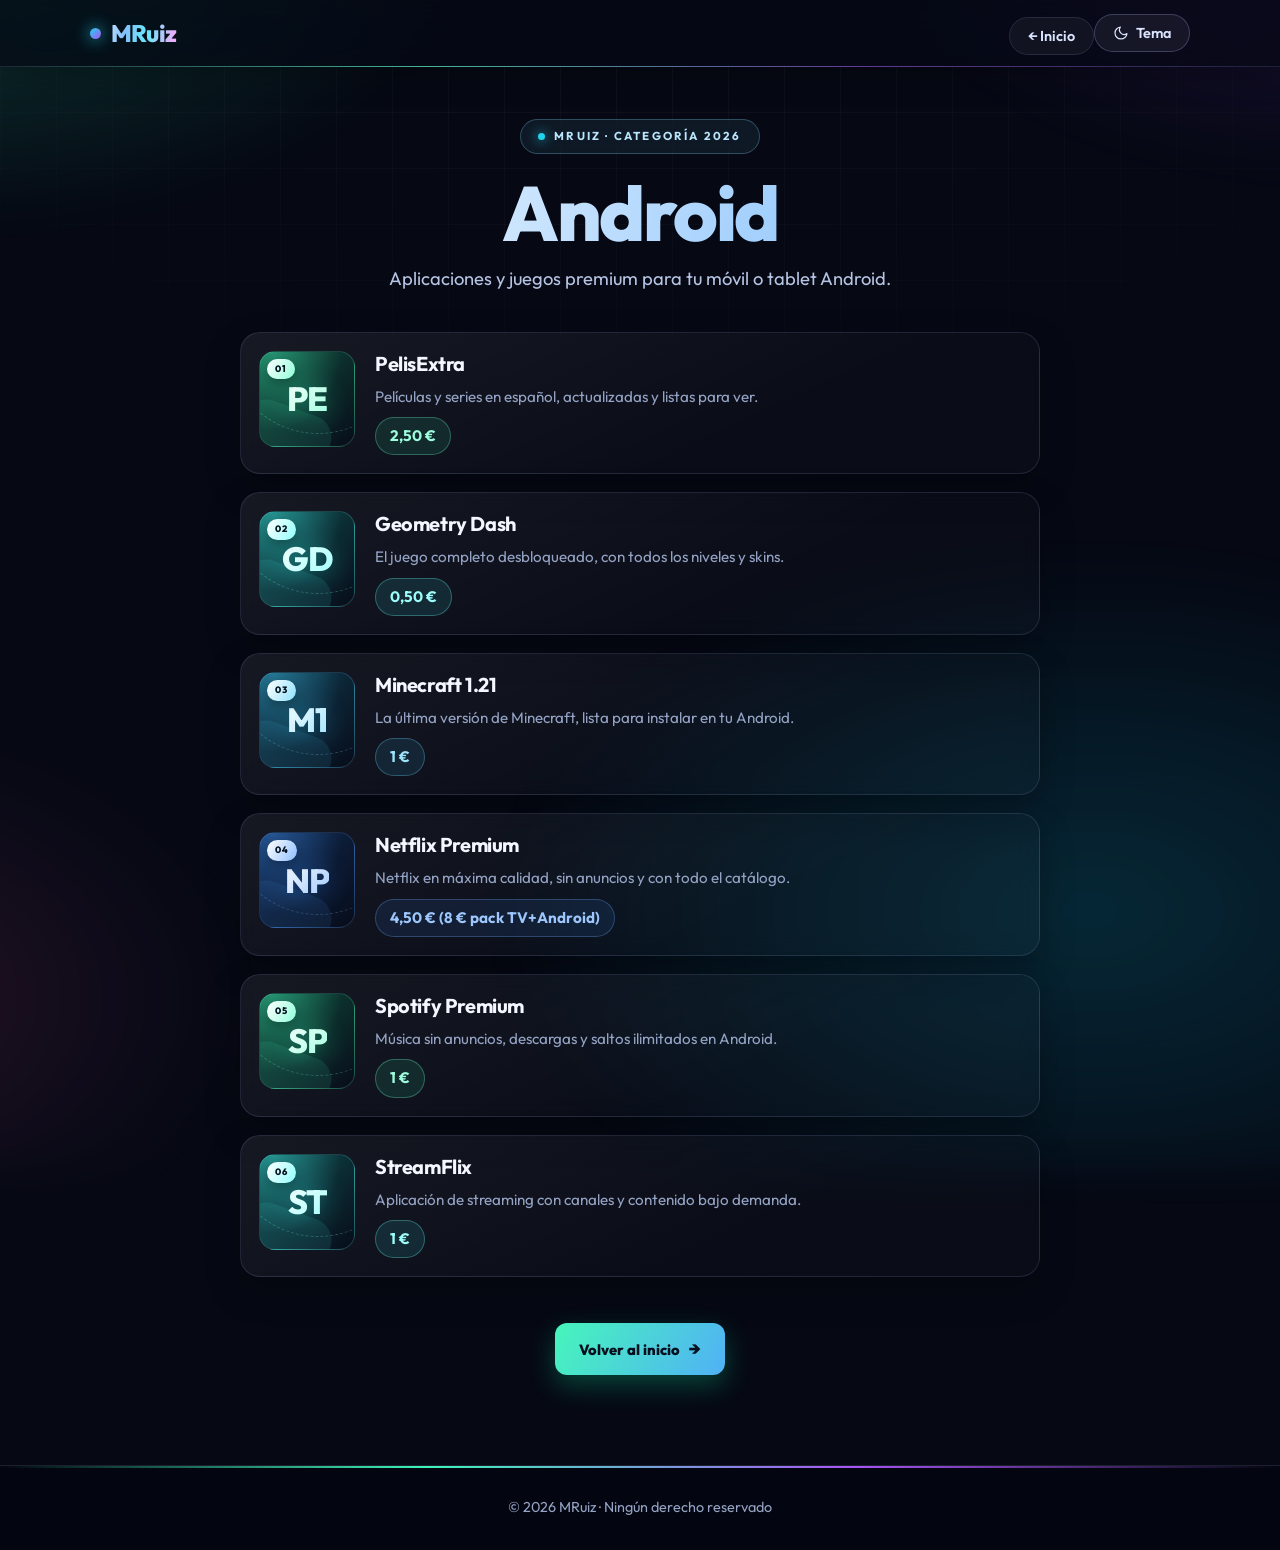
<file: android.html>
<!DOCTYPE html>
<html lang="es">

<head>
  <base target="_top">

  <meta charset="UTF-8">
  <script src="assets/theme-init.js"></script>
  <meta name="viewport" content="width=device-width, initial-scale=1.0">
  <meta name="theme-color" content="#060914">

  <title>Android - MRuiz</title>
  <link rel="icon" type="image/png" href="favicon.png">
  <link rel="stylesheet" href="assets/category-style.css">
  <link rel="stylesheet" href="assets/global-theme.css">
</head>

<body style="--hue: 160">
  <header id="inici">
    <nav>
      <div class="logo">MRuiz</div>

      <div>
        <a href="index.html">← Inicio</a>
      </div>
    </nav>
  </header>

  <main>
    <section class="titol-seccio">
      <div class="eyebrow"><span></span> MRUIZ · CATEGORÍA 2026</div>

      <h2>Android</h2>
      <p>
        Aplicaciones y juegos premium para tu móvil o tablet Android.
      </p>
    </section>

    <div class="detalls-categoria">
      <!-- PelisExtra -->
      <article class="servei">
        <h3>PelisExtra</h3>
        <p>
          Películas y series en español, actualizadas y listas para ver.
        </p>
        <div class="preu">2,50 €</div>
      </article>

      <!-- Geometry Dash -->
      <article class="servei">
        <h3>Geometry Dash</h3>
        <p>
          El juego completo desbloqueado, con todos los niveles y skins.
        </p>
        <div class="preu">0,50 €</div>
      </article>

      <!-- Minecraft 1.21 -->
      <article class="servei">
        <h3>Minecraft 1.21</h3>
        <p>
          La última versión de Minecraft, lista para instalar en tu Android.
        </p>
        <div class="preu">1 €</div>
      </article>

      <!-- Netflix Premium -->
      <article class="servei">
        <h3>Netflix Premium</h3>
        <p>
          Netflix en máxima calidad, sin anuncios y con todo el catálogo.
        </p>
        <div class="preu">4,50 € (8 € pack TV+Android)</div>
      </article>

      <!-- Spotify Premium -->
      <article class="servei">
        <h3>Spotify Premium</h3>
        <p>
          Música sin anuncios, descargas y saltos ilimitados en Android.
        </p>
        <div class="preu">1 €</div>
      </article>

      <!-- StreamFlix -->
      <article class="servei">
        <h3>StreamFlix</h3>
        <p>
          Aplicación de streaming con canales y contenido bajo demanda.
        </p>
        <div class="preu">1 €</div>
      </article>
    </div>

    <div class="volver-container">
      <a href="index.html" class="boto-tornar">
        Volver al inicio
      </a>
    </div>
  </main>

  <button type="button" id="scroll-top" class="scroll-top" aria-label="Volver arriba">↑</button>

  <footer>
    © 2026 MRuiz · Ningún derecho reservado
  </footer>

  <script src="assets/category-style.js"></script>
  <script src="assets/theme-toggle.js"></script>
</body>

</html>
</file>
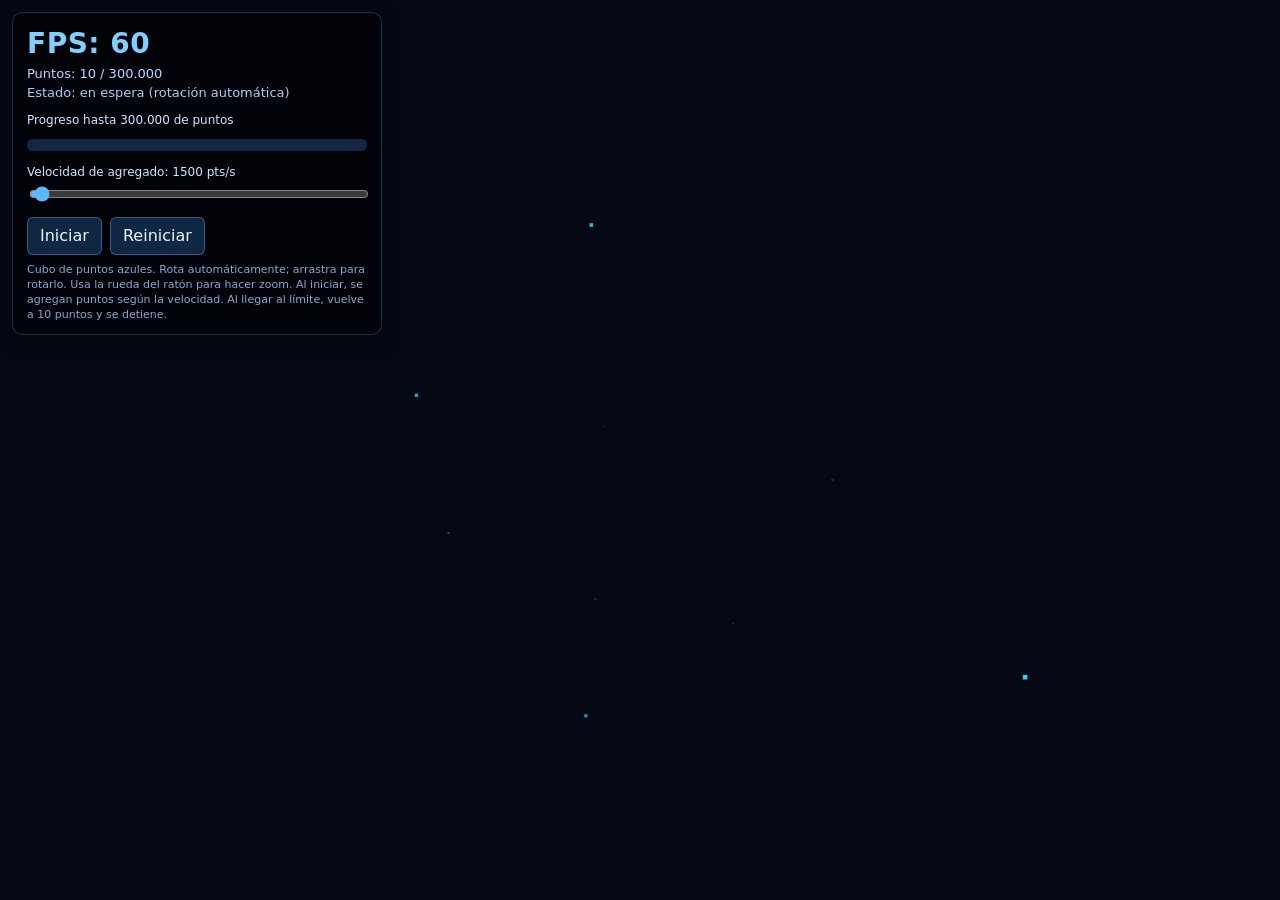
<file: benchmark-nube-puntos.html>
<!DOCTYPE html>
<html lang="es">
<head>
  <meta charset="UTF-8">
  <meta name="viewport" content="width=device-width, initial-scale=1.0">
  <title>Benchmark - Cubo de Puntos Azules</title>
  <style>
    :root { color-scheme: dark; }
    html, body {
      margin: 0;
      width: 100%;
      height: 100%;
      overflow: hidden;
      background: radial-gradient(ellipse at center, #07111f 0%, #02050a 70%, #000 100%);
      font-family: system-ui, -apple-system, Segoe UI, Roboto, Arial, sans-serif;
    }
    canvas {
      display: block;
      width: 100%;
      height: 100%;
      touch-action: none;
      cursor: grab;
    }
    canvas.dragging { cursor: grabbing; }
    #hud {
      position: fixed;
      top: 12px;
      left: 12px;
      padding: 12px 14px;
      background: rgba(0, 0, 0, 0.55);
      border: 1px solid rgba(120, 180, 255, 0.25);
      border-radius: 10px;
      color: #e8f3ff;
      line-height: 1.35;
      backdrop-filter: blur(4px);
      box-shadow: 0 6px 18px rgba(0,0,0,0.35);
      width: 340px;
      max-width: calc(100vw - 24px);
      user-select: none;
    }
    #fps {
      font-size: 28px;
      font-weight: 700;
      color: #7fd0ff;
      letter-spacing: 0.5px;
      margin-bottom: 2px;
    }
    #points, #status {
      font-size: 13px;
      color: #b9d7ff;
    }
    #status { opacity: 0.95; margin-top: 2px; }
    .meter { margin-top: 10px; }
    .meter label {
      display: block;
      font-size: 12px;
      color: #cfe6ff;
      margin-bottom: 4px;
    }
    progress {
      width: 100%;
      height: 12px;
      appearance: none;
      -webkit-appearance: none;
      border: none;
      border-radius: 6px;
      overflow: hidden;
      background: rgba(20, 40, 70, 0.8);
    }
    progress::-webkit-progress-bar {
      background: rgba(20, 40, 70, 0.8);
      border-radius: 6px;
    }
    progress::-webkit-progress-value {
      background: linear-gradient(90deg, #2f8cff, #7fd0ff);
      border-radius: 6px;
    }
    progress::-moz-progress-bar {
      background: linear-gradient(90deg, #2f8cff, #7fd0ff);
      border-radius: 6px;
    }
    input[type="range"] {
      width: 100%;
      accent-color: #5fb8ff;
    }
    .controls {
      margin-top: 10px;
      display: flex;
      flex-wrap: wrap;
      gap: 8px;
      align-items: center;
    }
    .controls button {
      padding: 7px 12px;
      border-radius: 6px;
      border: 1px solid rgba(140, 190, 255, 0.35);
      background: rgba(40, 110, 180, 0.35);
      color: #eaf6ff;
      font: inherit;
      cursor: pointer;
    }
    .controls button:hover { background: rgba(60, 140, 220, 0.45); }
    .controls button:active { transform: translateY(1px); }
    .hint {
      margin-top: 8px;
      font-size: 11px;
      color: #9ec7f3;
      opacity: 0.85;
    }
    .analysis {
      margin-top: 10px;
      padding: 8px 10px;
      border-radius: 8px;
      background: rgba(10, 30, 55, 0.7);
      border: 1px solid rgba(120, 180, 255, 0.2);
      color: #dff1ff;
      font-size: 12px;
      line-height: 1.4;
      white-space: pre-line;
    }
    .analysis strong { color: #7fd0ff; }
  </style>
</head>
<body>
  <canvas id="c"></canvas>
  <div id="hud">
    <div id="fps">FPS: --</div>
    <div id="points">Puntos: 10 / 300.000</div>
    <div id="status">Estado: en espera (rotación automática)</div>

    <div class="meter">
      <label for="progressBar">Progreso hasta 300.000 de puntos</label>
      <progress id="progressBar" max="300000" value="10"></progress>
    </div>

    <div class="meter">
      <label for="speedRange">Velocidad de agregado: <span id="speedValue">1.500</span> pts/s</label>
      <input id="speedRange" type="range" min="0" max="100000" step="100" value="1500">
    </div>

    <div class="controls">
      <button id="startBtn">Iniciar</button>
      <button id="resetBtn">Reiniciar</button>
    </div>
    <div class="hint">Cubo de puntos azules. Rota automáticamente; arrastra para rotarlo. Usa la rueda del ratón para hacer zoom. Al iniciar, se agregan puntos según la velocidad. Al llegar al límite, vuelve a 10 puntos y se detiene.</div>
    <div id="analysis" class="analysis" hidden></div>
  </div>

  <script>
    (() => {
      const canvas = document.getElementById('c');
      const ctx = canvas.getContext('2d', { alpha: false, desynchronized: true });
      const fpsEl = document.getElementById('fps');
      const pointsEl = document.getElementById('points');
      const statusEl = document.getElementById('status');
      const progressBar = document.getElementById('progressBar');
      const speedRange = document.getElementById('speedRange');
      const speedValueEl = document.getElementById('speedValue');
      const startBtn = document.getElementById('startBtn');
      const resetBtn = document.getElementById('resetBtn');
      const analysisEl = document.getElementById('analysis');

      const INITIAL_POINTS = 10;
      const MAX_POINTS = 300000;
      const CUBE_SIZE = 700;
      const HALF = CUBE_SIZE / 2;
      const FOV = 700;
      const DEFAULT_CAMERA_Z = 950;
      const MIN_CAMERA_Z = 350;
      const MAX_CAMERA_Z = 4000;
      const AUTO_ROT_SPEED = 0.55; // radianes por segundo (eje Y)

      let width = 0, height = 0, cx = 0, cy = 0, dpr = 1;
      let capacity = 0;
      let count = 0;
      let x, y, z, s;

      let running = false;
      let dragging = false;
      let rotX = -0.45;
      let rotY = 0.6;
      let cameraZ = DEFAULT_CAMERA_Z;
      let pointsPerSecond = Number(speedRange.value) || 1500;
      let addAccumulator = 0;
      let lastTime = 0;
      let fpsAccumTime = 0;
      let fpsFrames = 0;
      let fpsValue = null;
      let rafId = 0;

      // Estadísticas de la prueba
      let testActive = false;
      let testCompleted = false;
      let testElapsed = 0;
      let fpsMin = Infinity;
      let fpsMax = 0;
      let fpsSum = 0;
      let fpsSampleCount = 0;

      function rand(min, max) {
        return min + Math.random() * (max - min);
      }

      function ensureCapacity(n) {
        if (n <= capacity) return;
        const newCap = Math.max(n, capacity ? Math.floor(capacity * 1.5) : 4096);
        const nx = new Float32Array(newCap);
        const ny = new Float32Array(newCap);
        const nz = new Float32Array(newCap);
        const ns = new Float32Array(newCap);
        if (capacity > 0) {
          nx.set(x);
          ny.set(y);
          nz.set(z);
          ns.set(s);
        }
        x = nx; y = ny; z = nz; s = ns;
        capacity = newCap;
      }

      function initPoint(i) {
        x[i] = rand(-HALF, HALF);
        y[i] = rand(-HALF, HALF);
        z[i] = rand(-HALF, HALF);
        s[i] = rand(1.0, 2.2);
      }

      function addPoints(n) {
        if (n <= 0 || count >= MAX_POINTS) return;
        const toAdd = Math.min(n, MAX_POINTS - count);
        ensureCapacity(count + toAdd);
        for (let i = count; i < count + toAdd; i++) initPoint(i);
        count += toAdd;
        updateHud();
      }

      function setPointsToInitial() {
        capacity = 0;
        count = 0;
        x = y = z = s = null;
        ensureCapacity(INITIAL_POINTS);
        for (let i = 0; i < INITIAL_POINTS; i++) initPoint(i);
        count = INITIAL_POINTS;
      }

      function resize() {
        dpr = Math.min(window.devicePixelRatio || 1, 2);
        width = Math.floor(window.innerWidth);
        height = Math.floor(window.innerHeight);
        canvas.width = Math.floor(width * dpr);
        canvas.height = Math.floor(height * dpr);
        canvas.style.width = width + 'px';
        canvas.style.height = height + 'px';
        ctx.setTransform(dpr, 0, 0, dpr, 0, 0);
        cx = width / 2;
        cy = height / 2;
      }

      function formatNumber(n) {
        return Math.round(n).toLocaleString('es-ES');
      }

      function updateHud(fpsText) {
        if (fpsText !== undefined) {
          fpsEl.textContent = fpsText;
        } else if (fpsValue !== null) {
          fpsEl.textContent = `FPS: ${fpsValue}`;
        } else {
          fpsEl.textContent = 'FPS: --';
        }

        pointsEl.textContent = `Puntos: ${count.toLocaleString('es-ES')} / ${MAX_POINTS.toLocaleString('es-ES')}`;
        progressBar.max = MAX_POINTS;
        progressBar.value = count;
        speedValueEl.textContent = pointsPerSecond.toLocaleString('es-ES');

        if (running) {
          statusEl.textContent = 'Estado: en ejecución (agregando puntos)';
        } else if (testCompleted) {
          statusEl.textContent = 'Estado: prueba finalizada (vuelto a 10 puntos)';
        } else if (dragging) {
          statusEl.textContent = 'Estado: en espera (rotación manual)';
        } else {
          statusEl.textContent = 'Estado: en espera (rotación automática)';
        }
        startBtn.textContent = running ? 'Pausar' : 'Iniciar';
      }

      function clearAnalysis() {
        analysisEl.hidden = true;
        analysisEl.textContent = '';
      }

      function showAnalysis(text) {
        analysisEl.textContent = text;
        analysisEl.hidden = false;
      }

      function buildAnalysis() {
        const elapsed = Math.max(0, testElapsed);
        const avgFps = fpsSampleCount > 0 ? (fpsSum / fpsSampleCount) : (fpsValue || 0);
        const minFps = fpsSampleCount > 0 && isFinite(fpsMin) ? fpsMin : (fpsValue || 0);
        const maxFps = fpsSampleCount > 0 && isFinite(fpsMax) ? fpsMax : (fpsValue || 0);
        const addedPoints = Math.max(0, MAX_POINTS - INITIAL_POINTS);
        const effectiveRate = elapsed > 0 ? (addedPoints / elapsed) : 0;

        let rendimiento;
        if (avgFps >= 50) rendimiento = 'Fluido (alto)';
        else if (avgFps >= 30) rendimiento = 'Aceptable (medio)';
        else if (avgFps >= 15) rendimiento = 'Bajo';
        else if (avgFps > 0) rendimiento = 'Muy bajo';
        else rendimiento = 'Sin datos suficientes';

        let estabilidad;
        if (fpsSampleCount > 0) {
          const ratio = maxFps > 0 ? (minFps / maxFps) : 0;
          if (ratio >= 0.7) estabilidad = 'Estable';
          else if (ratio >= 0.4) estabilidad = 'Moderada';
          else estabilidad = 'Inestable';
        } else {
          estabilidad = 'Sin datos suficientes';
        }

        return [
          'Análisis de la prueba',
          `• Resultado: completada (se alcanzó el límite de ${formatNumber(MAX_POINTS)} puntos y se reinició a ${formatNumber(INITIAL_POINTS)}).`,
          `• Tiempo total: ${elapsed.toFixed(2)} s`,
          `• FPS promedio: ${formatNumber(avgFps)} (mín: ${formatNumber(minFps)}, máx: ${formatNumber(maxFps)})`,
          `• Tasa efectiva de agregado: ${formatNumber(effectiveRate)} pts/s`,
          `• Velocidad configurada al finalizar: ${formatNumber(pointsPerSecond)} pts/s`,
          `• Rendimiento: ${rendimiento}`,
          `• Estabilidad: ${estabilidad}`
        ].join('\n');
      }

      function finishTest() {
        if (testCompleted) return;
        running = false;
        testActive = false;
        testCompleted = true;
        addAccumulator = 0;

        const analysisText = buildAnalysis();
        setPointsToInitial();
        showAnalysis(analysisText);
        updateHud();
      }

      function updateBenchmark(dt) {
        // Los puntos permanecen quietos; solo se añaden más mientras está en ejecución
        if (count >= MAX_POINTS) {
          finishTest();
          return;
        }
        if (pointsPerSecond <= 0) {
          addAccumulator = 0;
          return;
        }

        addAccumulator += dt * pointsPerSecond;
        const toAdd = Math.floor(addAccumulator);
        if (toAdd > 0) {
          addAccumulator -= toAdd;
          addPoints(toAdd);
          if (count >= MAX_POINTS) {
            finishTest();
          }
        }
      }

      function draw() {
        ctx.fillStyle = '#030812';
        ctx.fillRect(0, 0, width, height);

        if (count <= 0) return;

        const cosY = Math.cos(rotY);
        const sinY = Math.sin(rotY);
        const cosX = Math.cos(rotX);
        const sinX = Math.sin(rotX);

        for (let i = 0; i < count; i++) {
          const px = x[i];
          const py = y[i];
          const pz = z[i];

          // Rotación alrededor del eje Y (automática o manual)
          let rx = px * cosY - pz * sinY;
          let rz = px * sinY + pz * cosY;

          // Rotación alrededor del eje X (manual)
          let ry = py * cosX - rz * sinX;
          rz = py * sinX + rz * cosX;

          const depth = rz + cameraZ;
          if (depth <= 1) continue;

          const scale = FOV / depth;
          const sx = cx + rx * scale;
          const sy = cy + ry * scale;

          if (sx < -12 || sx > width + 12 || sy < -12 || sy > height + 12) continue;

          const depthNorm = Math.min(1, Math.max(0, (rz + HALF) / CUBE_SIZE));
          const alpha = 0.18 + (1 - depthNorm) * 0.82;
          const blue = 170 + Math.floor((1 - depthNorm) * 85);
          const green = 95 + Math.floor((1 - depthNorm) * 120);
          const size = Math.max(1, s[i] * scale * 1.7);

          ctx.fillStyle = `rgba(35, ${green}, ${blue}, ${alpha.toFixed(3)})`;
          ctx.fillRect(sx, sy, size, size);
        }
      }

      function frame(now) {
        if (!lastTime) lastTime = now;
        const realDt = (now - lastTime) / 1000;
        lastTime = now;

        // dt para simulación (evita saltos grandes tras pausas/cambios de pestaña)
        const simDt = Math.min(0.1, Math.max(0, realDt));

        // Si no se está rotando manualmente, el cubo sigue rotando solo
        if (!dragging) {
          rotY += AUTO_ROT_SPEED * simDt;
        }

        if (running) {
          updateBenchmark(simDt);
          if (realDt > 0 && realDt < 1) {
            testElapsed += realDt;
          } else {
            testElapsed += simDt;
          }
        }

        draw();

        // FPS real medido con tiempo transcurrido real entre frames
        if (realDt > 0 && realDt < 1) {
          fpsFrames++;
          fpsAccumTime += realDt;
          if (fpsAccumTime >= 0.25) {
            fpsValue = Math.round(fpsFrames / fpsAccumTime);
            if (running && testActive) {
              fpsMin = Math.min(fpsMin, fpsValue);
              fpsMax = Math.max(fpsMax, fpsValue);
              fpsSum += fpsValue;
              fpsSampleCount++;
            }
            fpsFrames = 0;
            fpsAccumTime = 0;
            updateHud();
          }
        } else {
          // Ignorar muestras anómalas (p.ej. vuelta de pestaña en background)
          fpsFrames = 0;
          fpsAccumTime = 0;
        }

        rafId = requestAnimationFrame(frame);
      }

      function startNewTest() {
        testActive = true;
        testCompleted = false;
        testElapsed = 0;
        fpsMin = Infinity;
        fpsMax = 0;
        fpsSum = 0;
        fpsSampleCount = 0;
        clearAnalysis();
        // Asegurar que la prueba empieza desde el estado inicial de puntos
        setPointsToInitial();
      }

      function startOrPause() {
        if (!running) {
          if (!testActive || testCompleted) {
            startNewTest();
          }
          running = true;
          addAccumulator = 0;
        } else {
          running = false;
        }
        updateHud();
      }

      function reset() {
        running = false;
        testActive = false;
        testCompleted = false;
        testElapsed = 0;
        fpsMin = Infinity;
        fpsMax = 0;
        fpsSum = 0;
        fpsSampleCount = 0;
        rotX = -0.45;
        rotY = 0.6;
        cameraZ = DEFAULT_CAMERA_Z;
        addAccumulator = 0;
        fpsAccumTime = 0;
        fpsFrames = 0;
        fpsValue = null;
        clearAnalysis();
        setPointsToInitial();
        updateHud('FPS: --');
      }

      // Interacción: rotar con ratón/táctil arrastrando
      let lastPointerX = 0;
      let lastPointerY = 0;

      canvas.addEventListener('pointerdown', (e) => {
        dragging = true;
        lastPointerX = e.clientX;
        lastPointerY = e.clientY;
        canvas.classList.add('dragging');
        updateHud();
        try { canvas.setPointerCapture(e.pointerId); } catch (_) {}
      });

      canvas.addEventListener('pointermove', (e) => {
        if (!dragging) return;
        const dx = e.clientX - lastPointerX;
        const dy = e.clientY - lastPointerY;
        lastPointerX = e.clientX;
        lastPointerY = e.clientY;

        rotY += dx * 0.005;
        rotX += dy * 0.005;
        const limit = Math.PI / 2 - 0.05;
        if (rotX > limit) rotX = limit;
        if (rotX < -limit) rotX = -limit;
      });

      function endDrag(e) {
        if (!dragging) return;
        dragging = false;
        canvas.classList.remove('dragging');
        updateHud();
        if (e && e.pointerId !== undefined) {
          try { canvas.releasePointerCapture(e.pointerId); } catch (_) {}
        }
      }

      canvas.addEventListener('pointerup', endDrag);
      canvas.addEventListener('pointercancel', endDrag);
      canvas.addEventListener('pointerleave', endDrag);

      // Zoom con rueda del ratón
      canvas.addEventListener('wheel', (e) => {
        e.preventDefault();
        const zoomFactor = 1 + Math.min(0.35, Math.abs(e.deltaY) * 0.0015);
        if (e.deltaY < 0) {
          cameraZ /= zoomFactor; // acercar
        } else {
          cameraZ *= zoomFactor; // alejar
        }
        cameraZ = Math.max(MIN_CAMERA_Z, Math.min(MAX_CAMERA_Z, cameraZ));
      }, { passive: false });

      speedRange.addEventListener('input', () => {
        pointsPerSecond = Number(speedRange.value) || 0;
        updateHud();
      });

      startBtn.addEventListener('click', startOrPause);
      resetBtn.addEventListener('click', reset);
      window.addEventListener('resize', resize, { passive: true });

      // Estado inicial: cubo visible con 10 puntos y rotación automática
      progressBar.max = MAX_POINTS;
      resize();
      setPointsToInitial();
      updateHud('FPS: --');
      rafId = requestAnimationFrame(frame);
    })();
  </script>
</body>
</html>
</file>
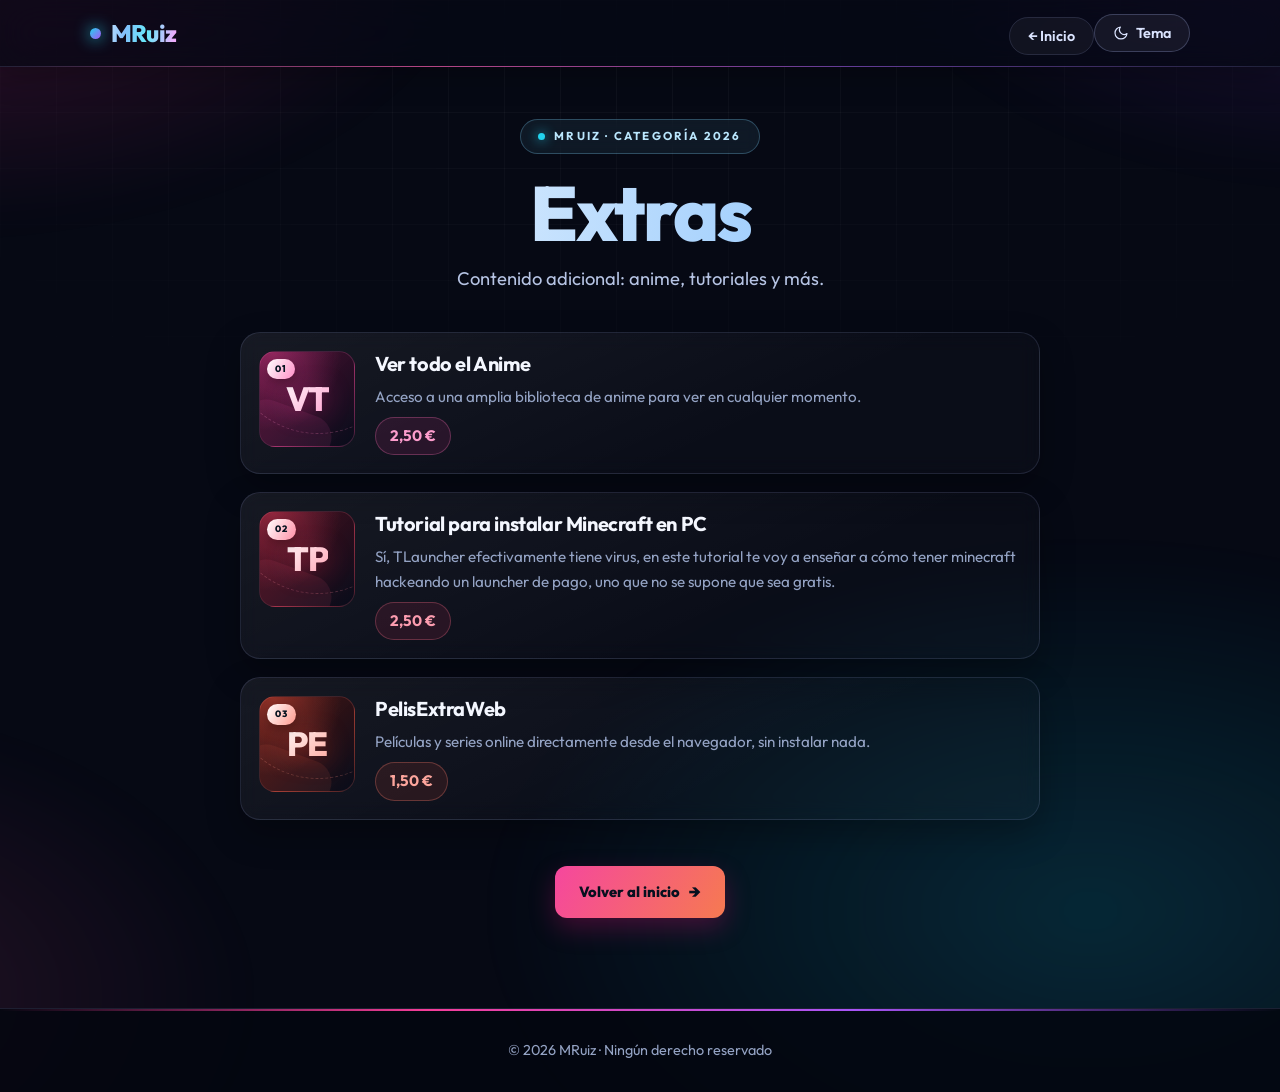
<file: extras.html>
<!DOCTYPE html>
<html lang="es">

<head>
  <base target="_top">

  <meta charset="UTF-8">
  <script src="assets/theme-init.js"></script>
  <meta name="viewport" content="width=device-width, initial-scale=1.0">
  <meta name="theme-color" content="#060914">

  <title>Extras - MRuiz</title>
  <link rel="icon" type="image/png" href="favicon.png">
  <link rel="stylesheet" href="assets/category-style.css">
  <link rel="stylesheet" href="assets/global-theme.css">
</head>

<body style="--hue: 330">
  <header id="inici">
    <nav>
      <div class="logo">MRuiz</div>

      <div>
        <a href="index.html">← Inicio</a>
      </div>
    </nav>
  </header>

  <main>
    <section class="titol-seccio">
      <div class="eyebrow"><span></span> MRUIZ · CATEGORÍA 2026</div>

      <h2>Extras</h2>
      <p>
        Contenido adicional: anime, tutoriales y más.
      </p>
    </section>

    <div class="detalls-categoria">
      <!-- Ver todo el Anime -->
      <article class="servei">
        <h3>Ver todo el Anime</h3>
        <p>
          Acceso a una amplia biblioteca de anime para ver en cualquier momento.
        </p>
        <div class="preu">2,50 €</div>
      </article>

      <!-- Tutorial Minecraft PC -->
      <article class="servei">
        <h3>Tutorial para instalar Minecraft en PC</h3>
        <p>
          Sí, TLauncher efectivamente tiene virus, en este tutorial te voy a enseñar a cómo tener minecraft hackeando un launcher de pago, uno que no se supone que sea gratis.
        </p>
        <div class="preu">2,50 €</div>
      </article>

      <!-- PelisExtraWeb -->
      <article class="servei">
        <h3>PelisExtraWeb</h3>
        <p>
          Películas y series online directamente desde el navegador, sin instalar nada.
        </p>
        <div class="preu">1,50 €</div>
      </article>
    </div>

    <div class="volver-container">
      <a href="index.html" class="boto-tornar">
        Volver al inicio
      </a>
    </div>
  </main>

  <button type="button" id="scroll-top" class="scroll-top" aria-label="Volver arriba">↑</button>

  <footer>
    © 2026 MRuiz · Ningún derecho reservado
  </footer>

  <script src="assets/category-style.js"></script>
  <script src="assets/theme-toggle.js"></script>
</body>

</html>
</file>
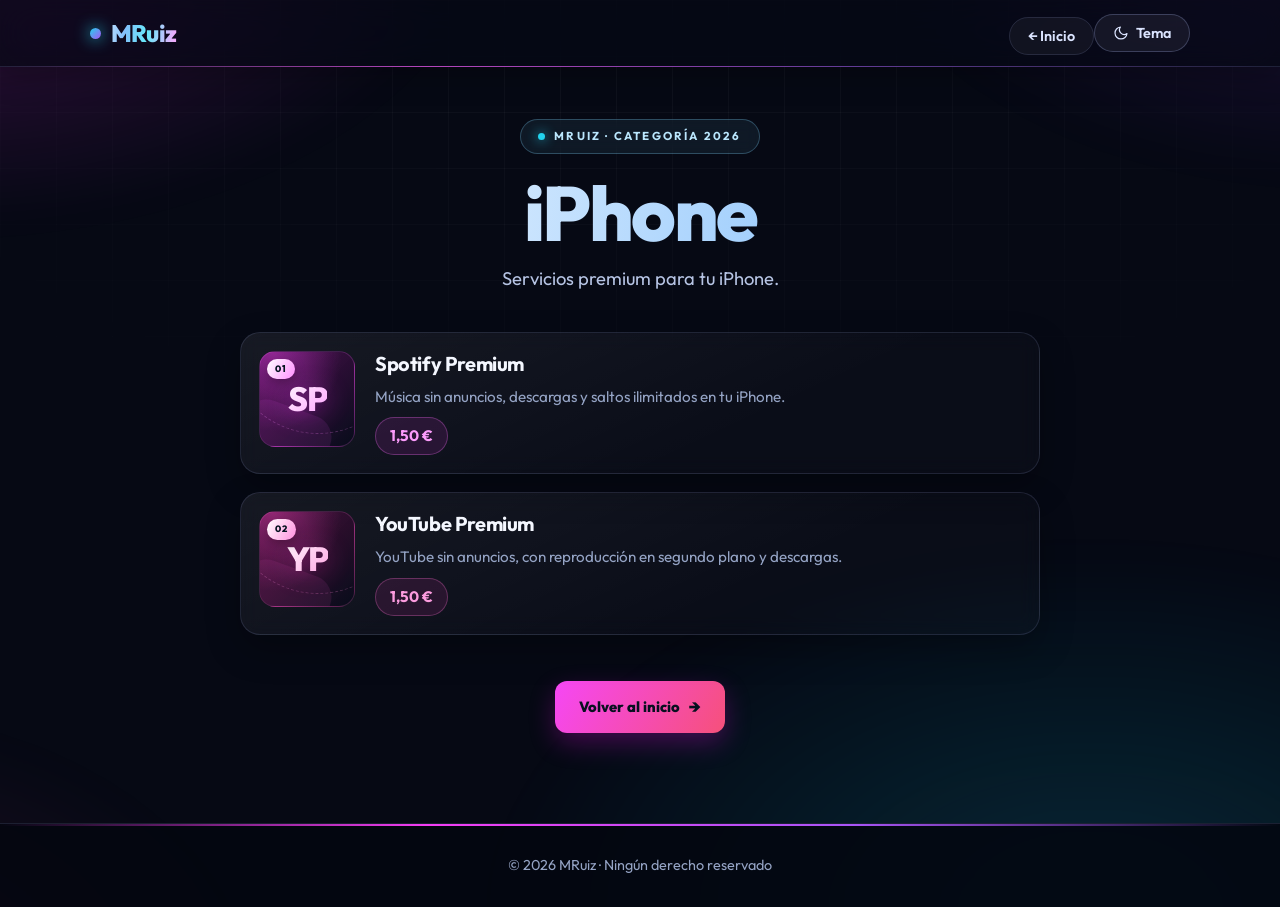
<file: iphone.html>
<!DOCTYPE html>
<html lang="es">

<head>
  <base target="_top">

  <meta charset="UTF-8">
  <script src="assets/theme-init.js"></script>
  <meta name="viewport" content="width=device-width, initial-scale=1.0">
  <meta name="theme-color" content="#060914">

  <title>iPhone - MRuiz</title>
  <link rel="icon" type="image/png" href="favicon.png">
  <link rel="stylesheet" href="assets/category-style.css">
  <link rel="stylesheet" href="assets/global-theme.css">
</head>

<body style="--hue: 300">
  <header id="inici">
    <nav>
      <div class="logo">MRuiz</div>

      <div>
        <a href="index.html">← Inicio</a>
      </div>
    </nav>
  </header>

  <main>
    <section class="titol-seccio">
      <div class="eyebrow"><span></span> MRUIZ · CATEGORÍA 2026</div>

      <h2>iPhone</h2>
      <p>
        Servicios premium para tu iPhone.
      </p>
    </section>

    <div class="detalls-categoria">
      <!-- Spotify Premium -->
      <article class="servei">
        <h3>Spotify Premium</h3>
        <p>
          Música sin anuncios, descargas y saltos ilimitados en tu iPhone.
        </p>
        <div class="preu">1,50 €</div>
      </article>

      <!-- YouTube Premium -->
      <article class="servei">
        <h3>YouTube Premium</h3>
        <p>
          YouTube sin anuncios, con reproducción en segundo plano y descargas.
        </p>
        <div class="preu">1,50 €</div>
      </article>
    </div>

    <div class="volver-container">
      <a href="index.html" class="boto-tornar">
        Volver al inicio
      </a>
    </div>
  </main>

  <button type="button" id="scroll-top" class="scroll-top" aria-label="Volver arriba">↑</button>

  <footer>
    © 2026 MRuiz · Ningún derecho reservado
  </footer>

  <script src="assets/category-style.js"></script>
  <script src="assets/theme-toggle.js"></script>
</body>

</html>
</file>
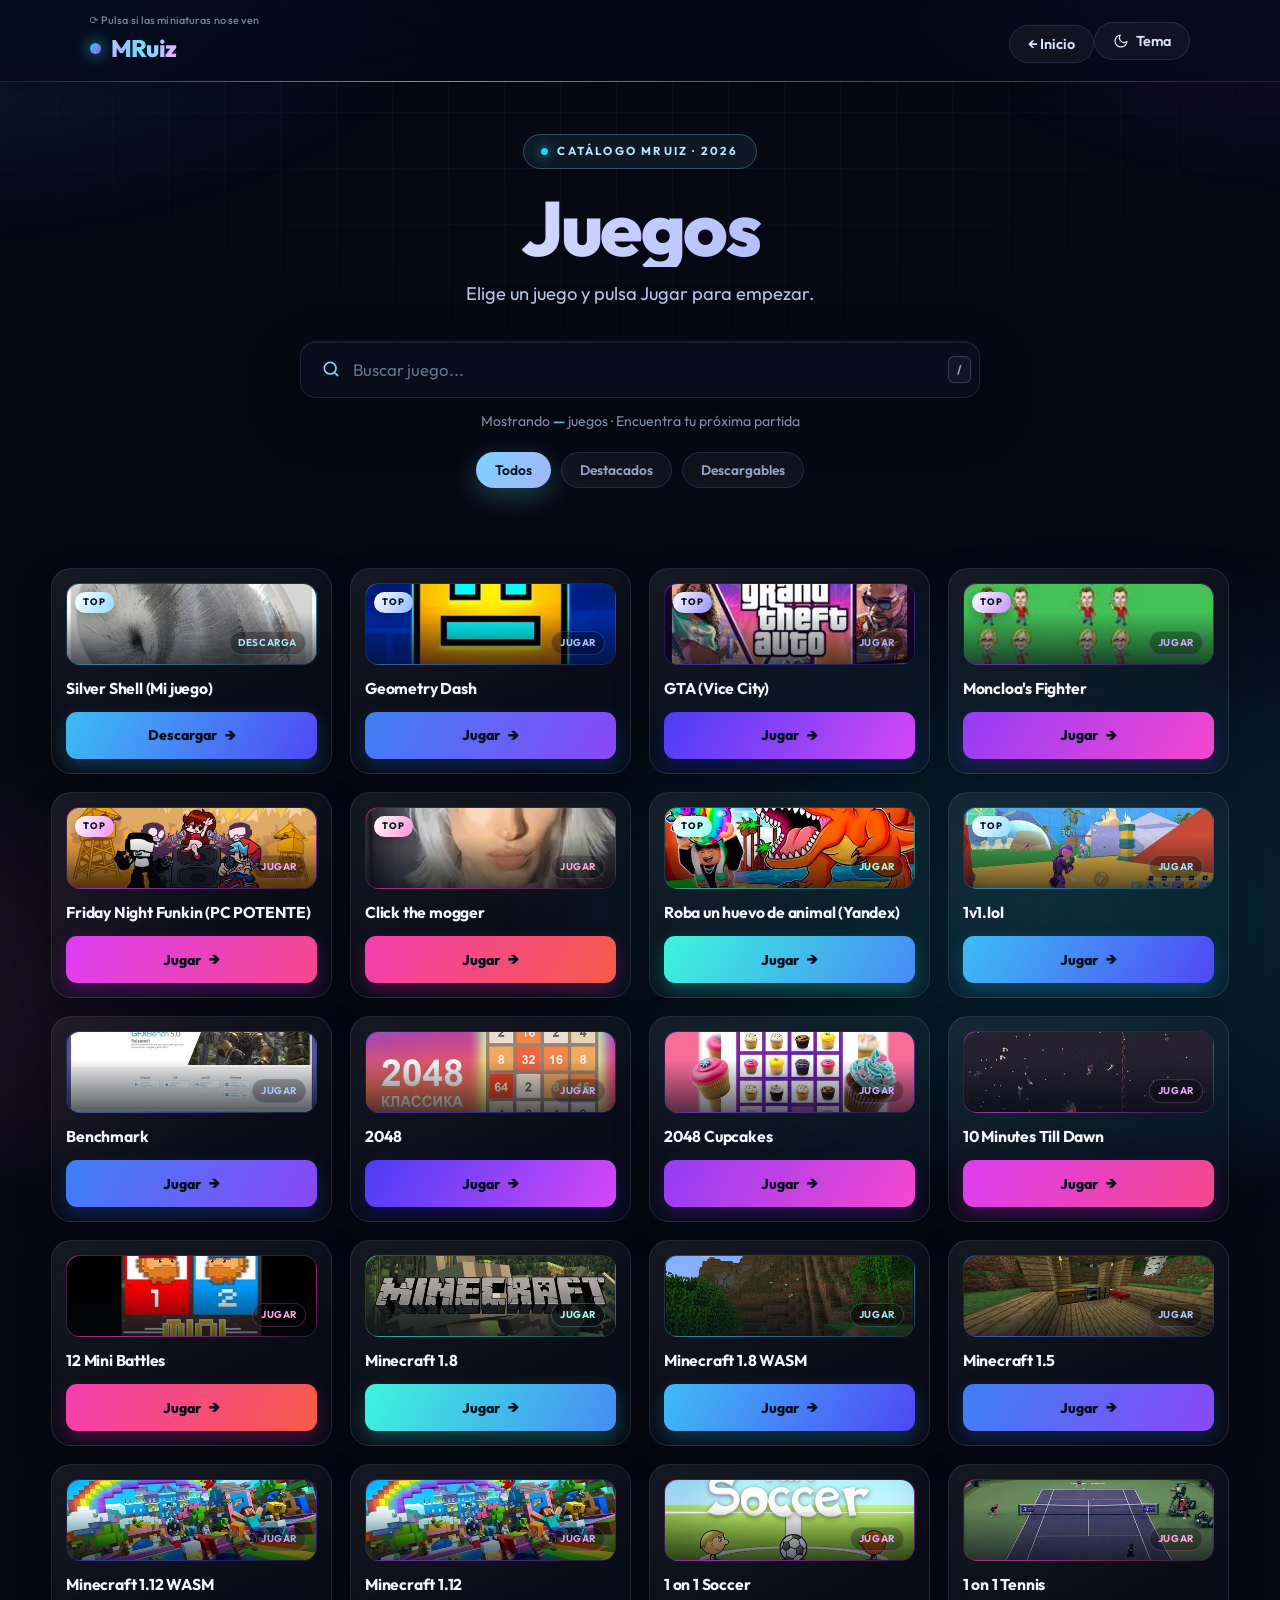
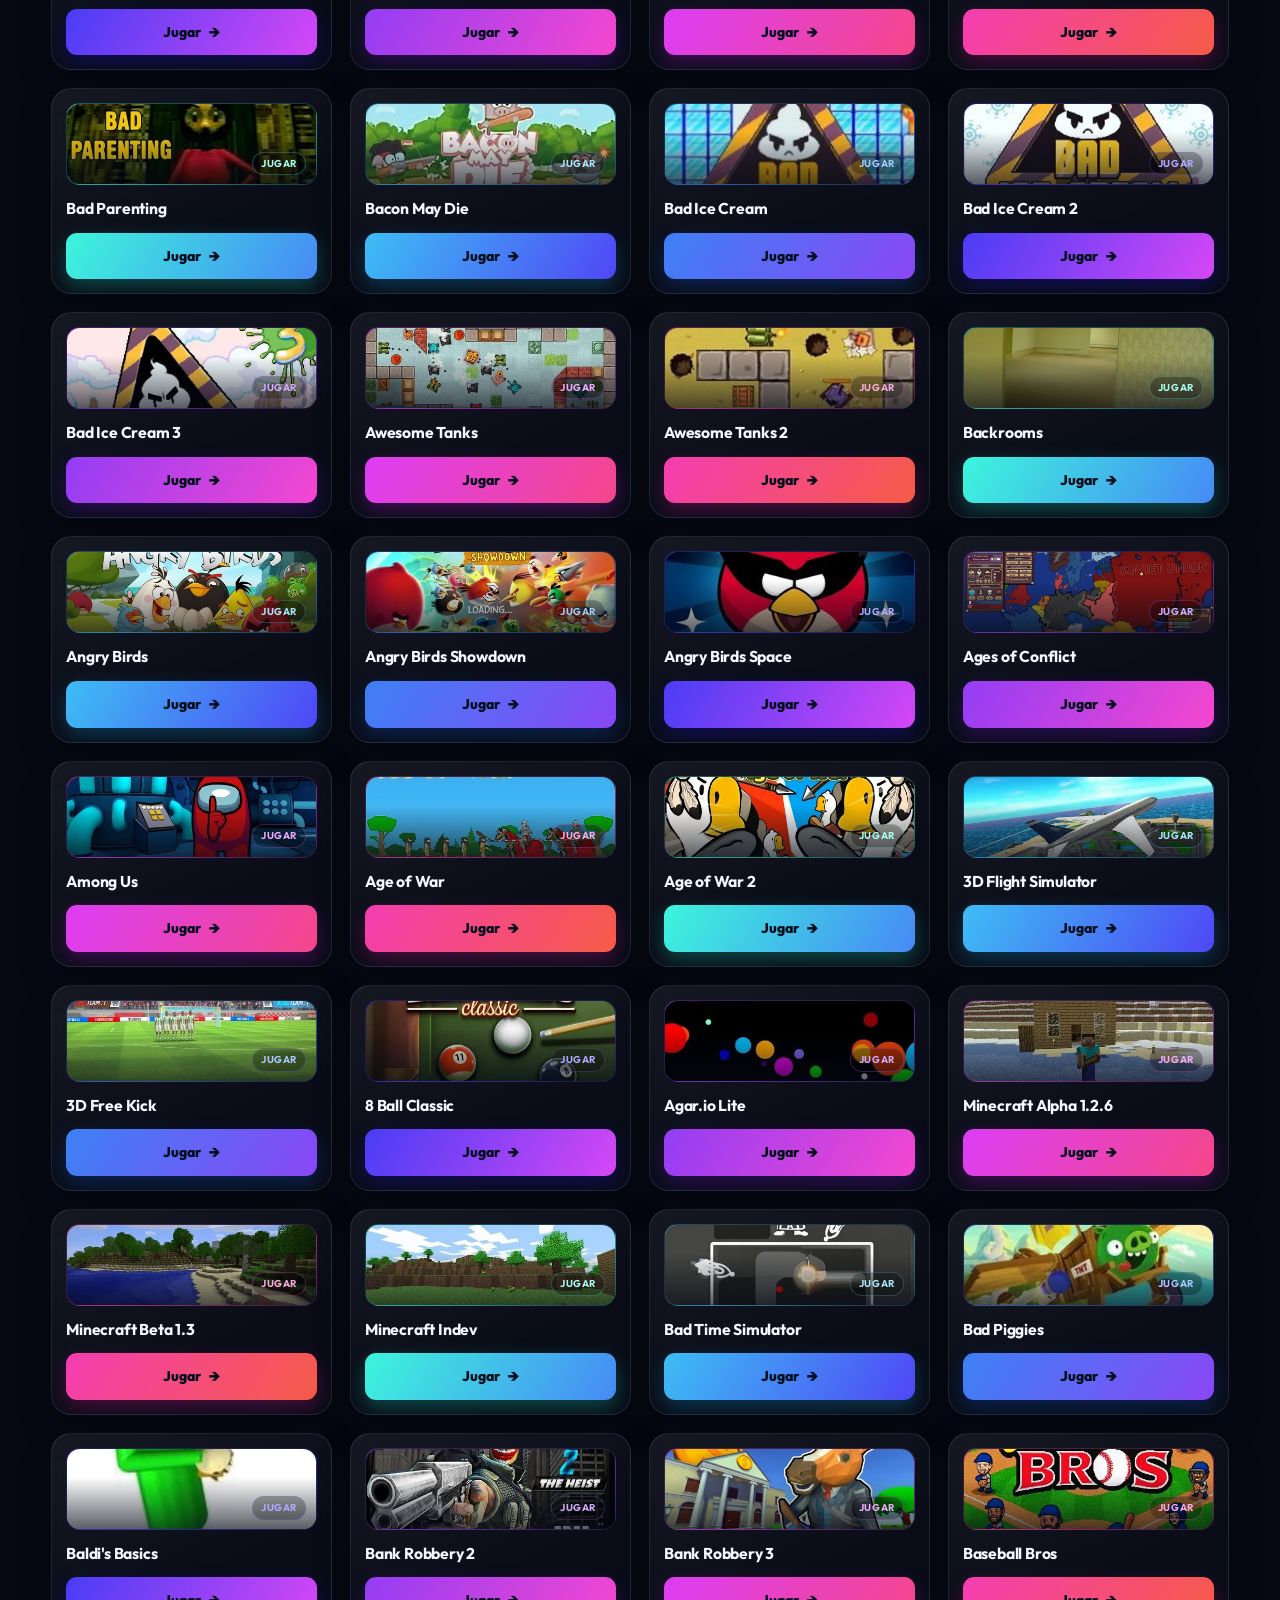
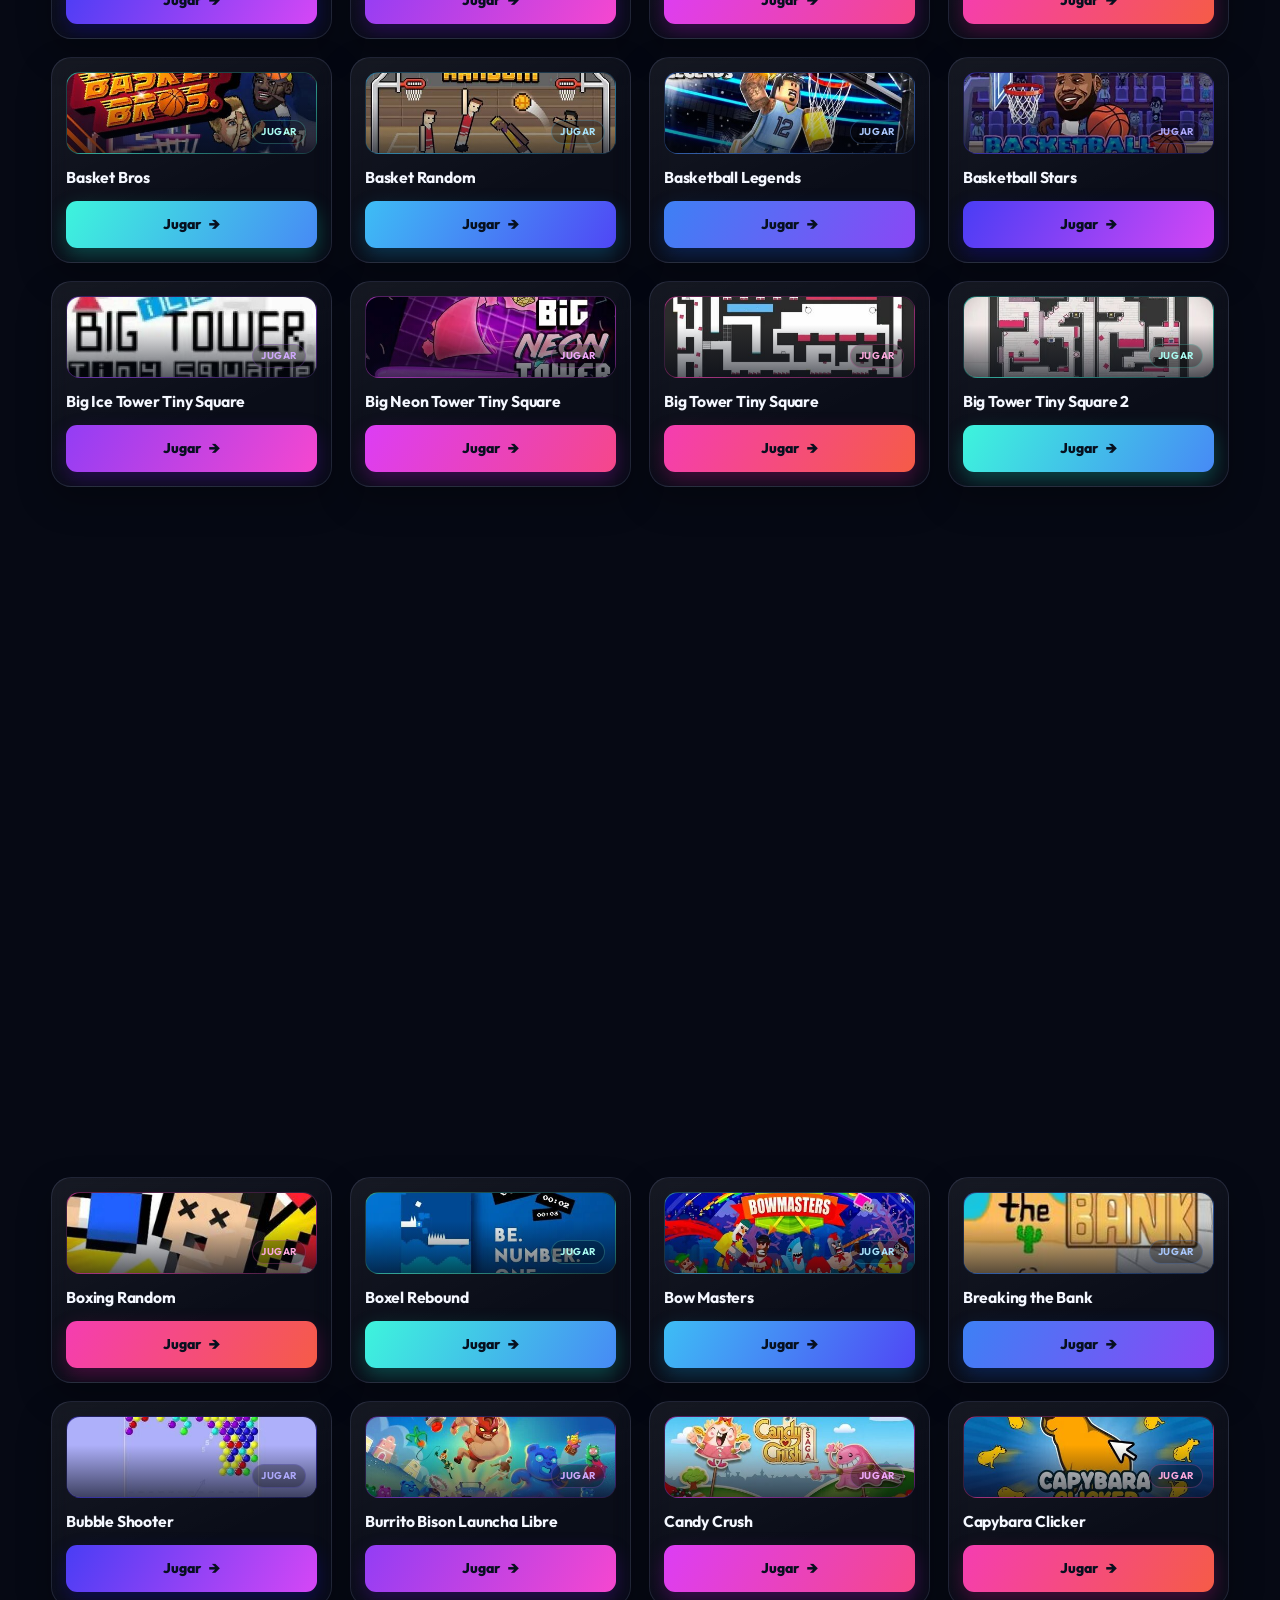
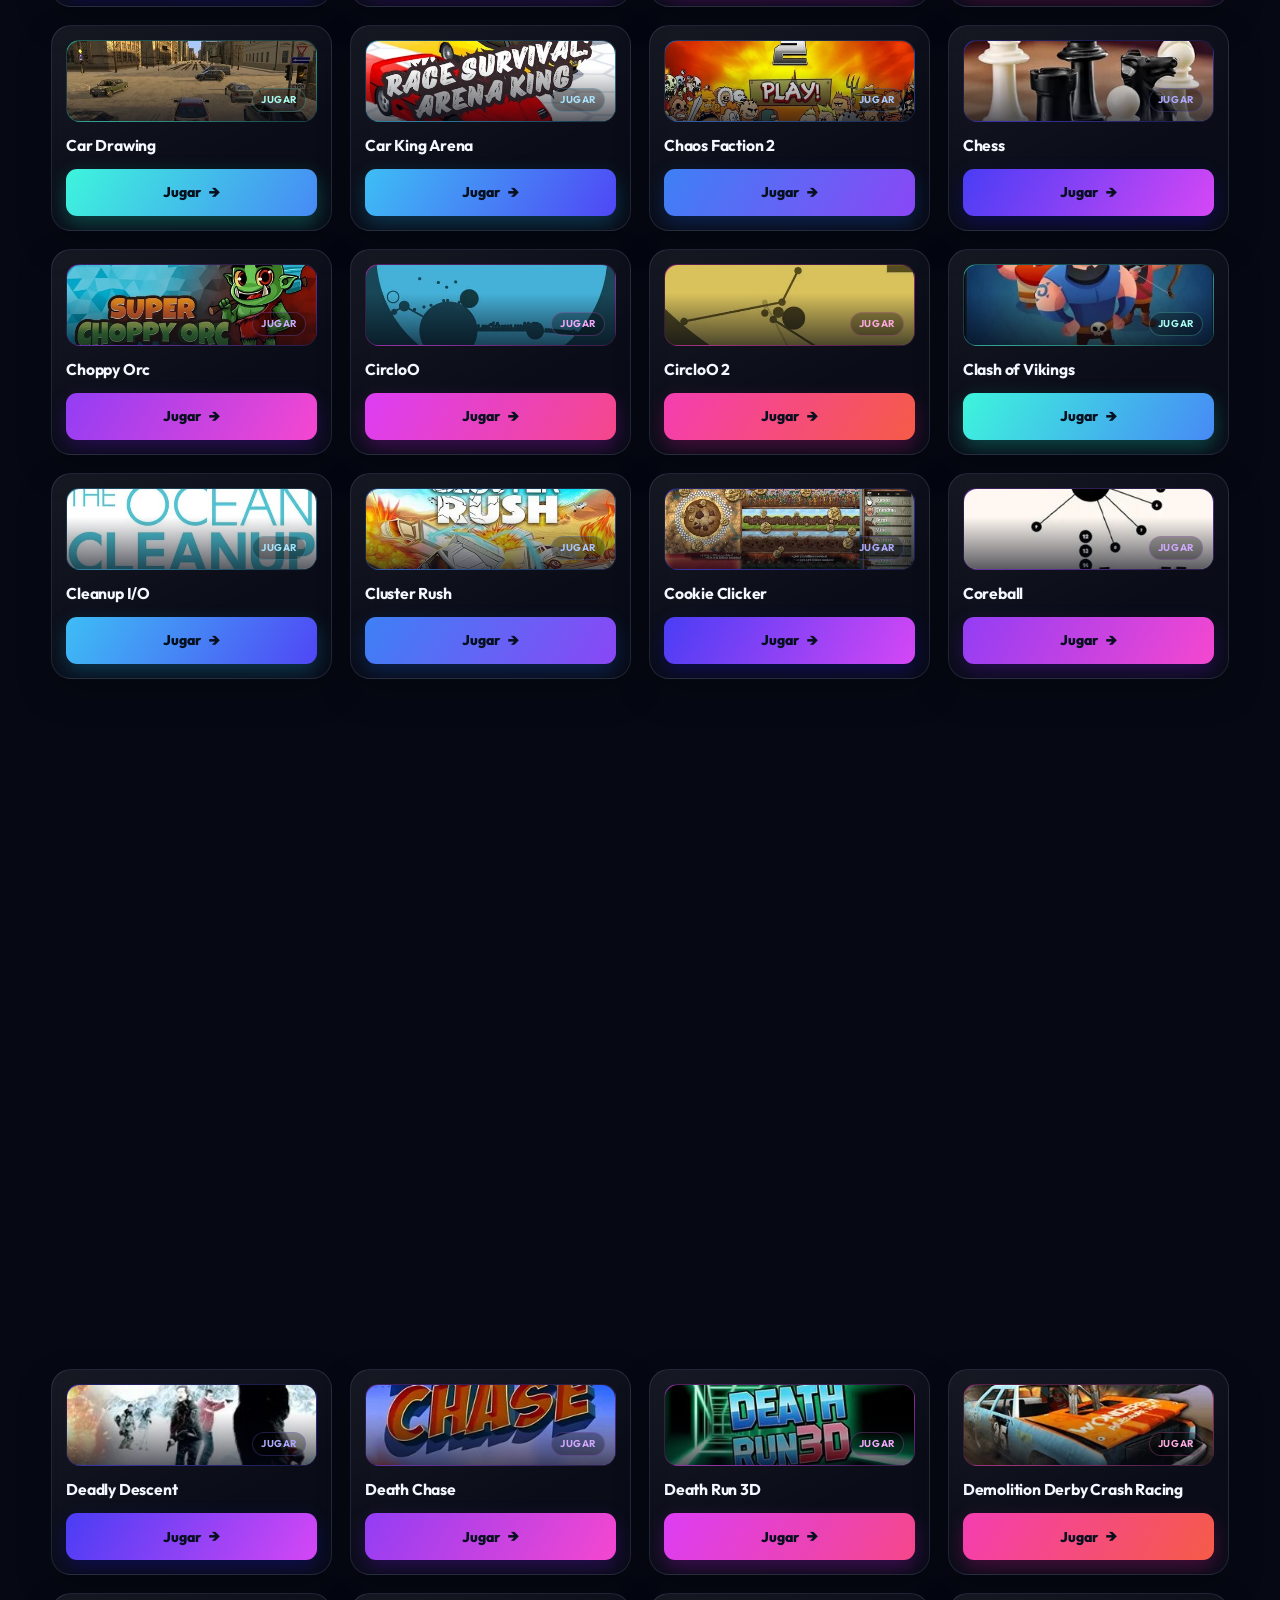
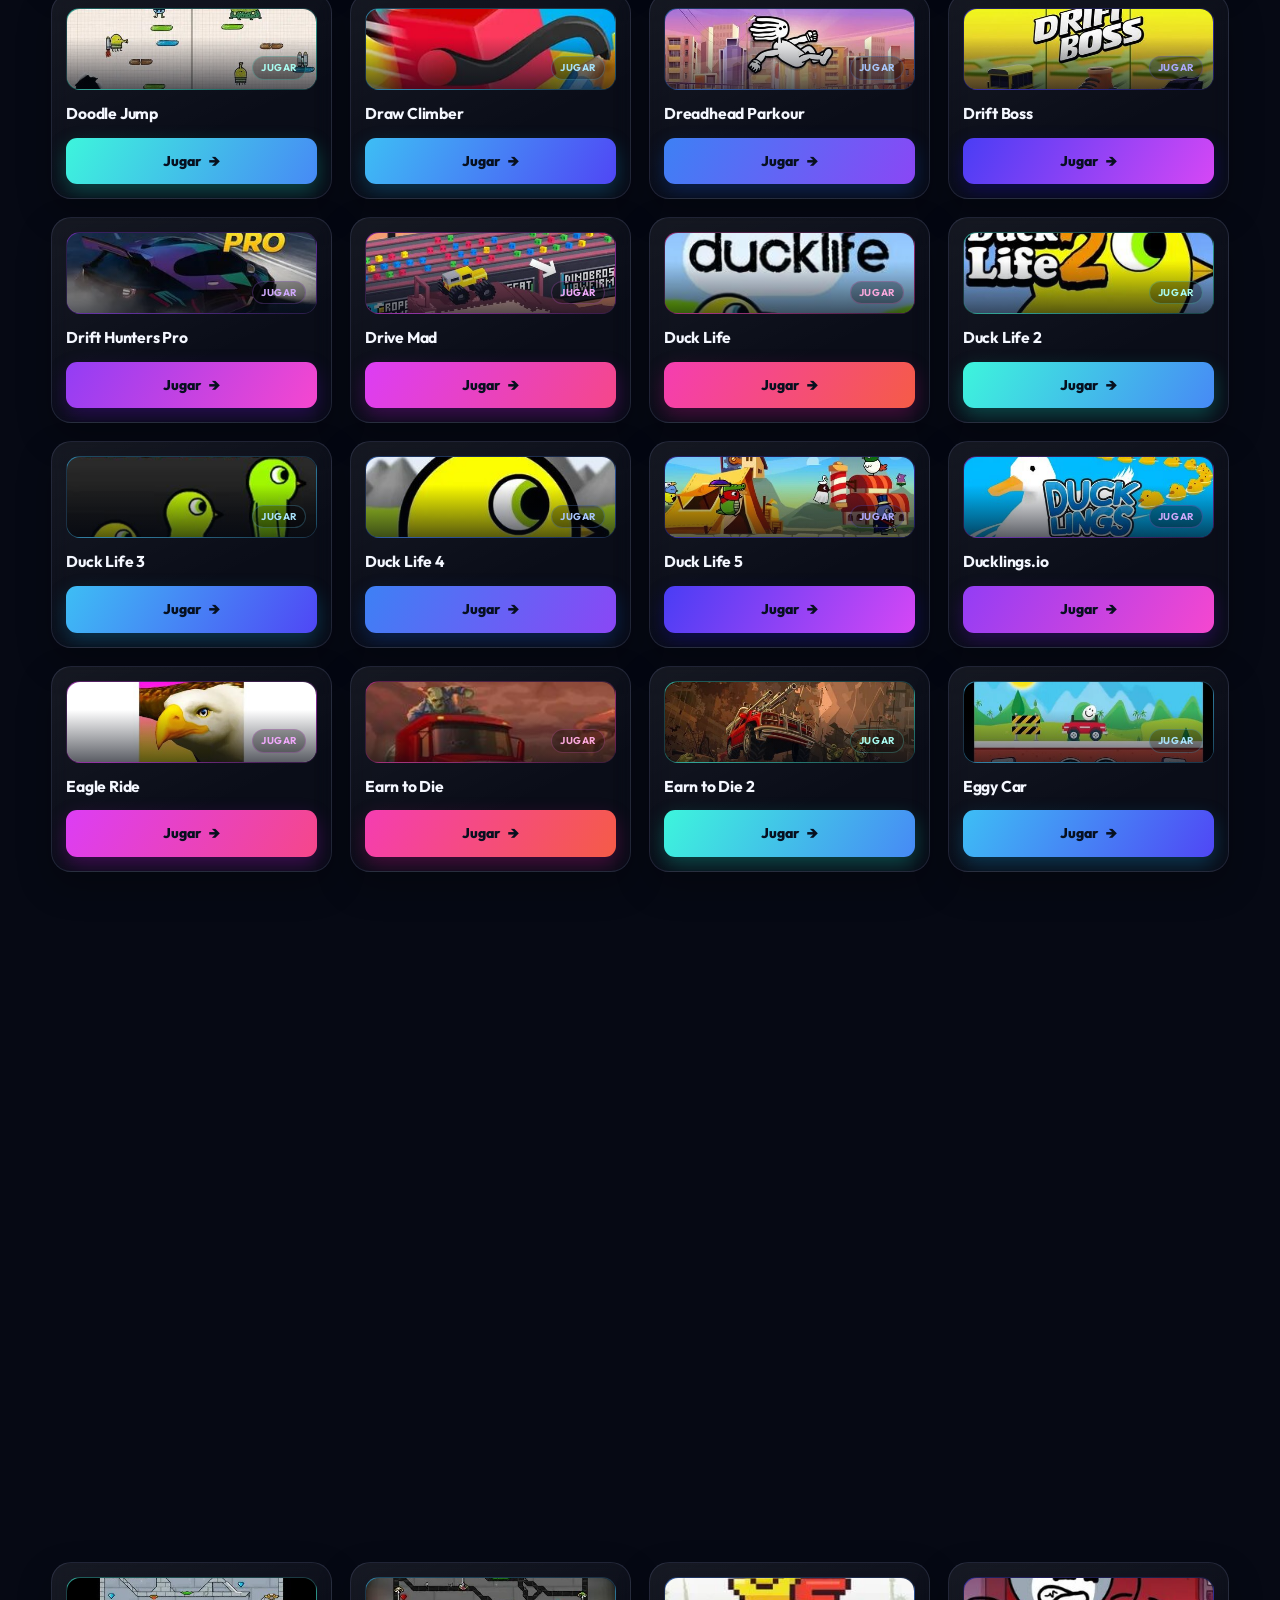
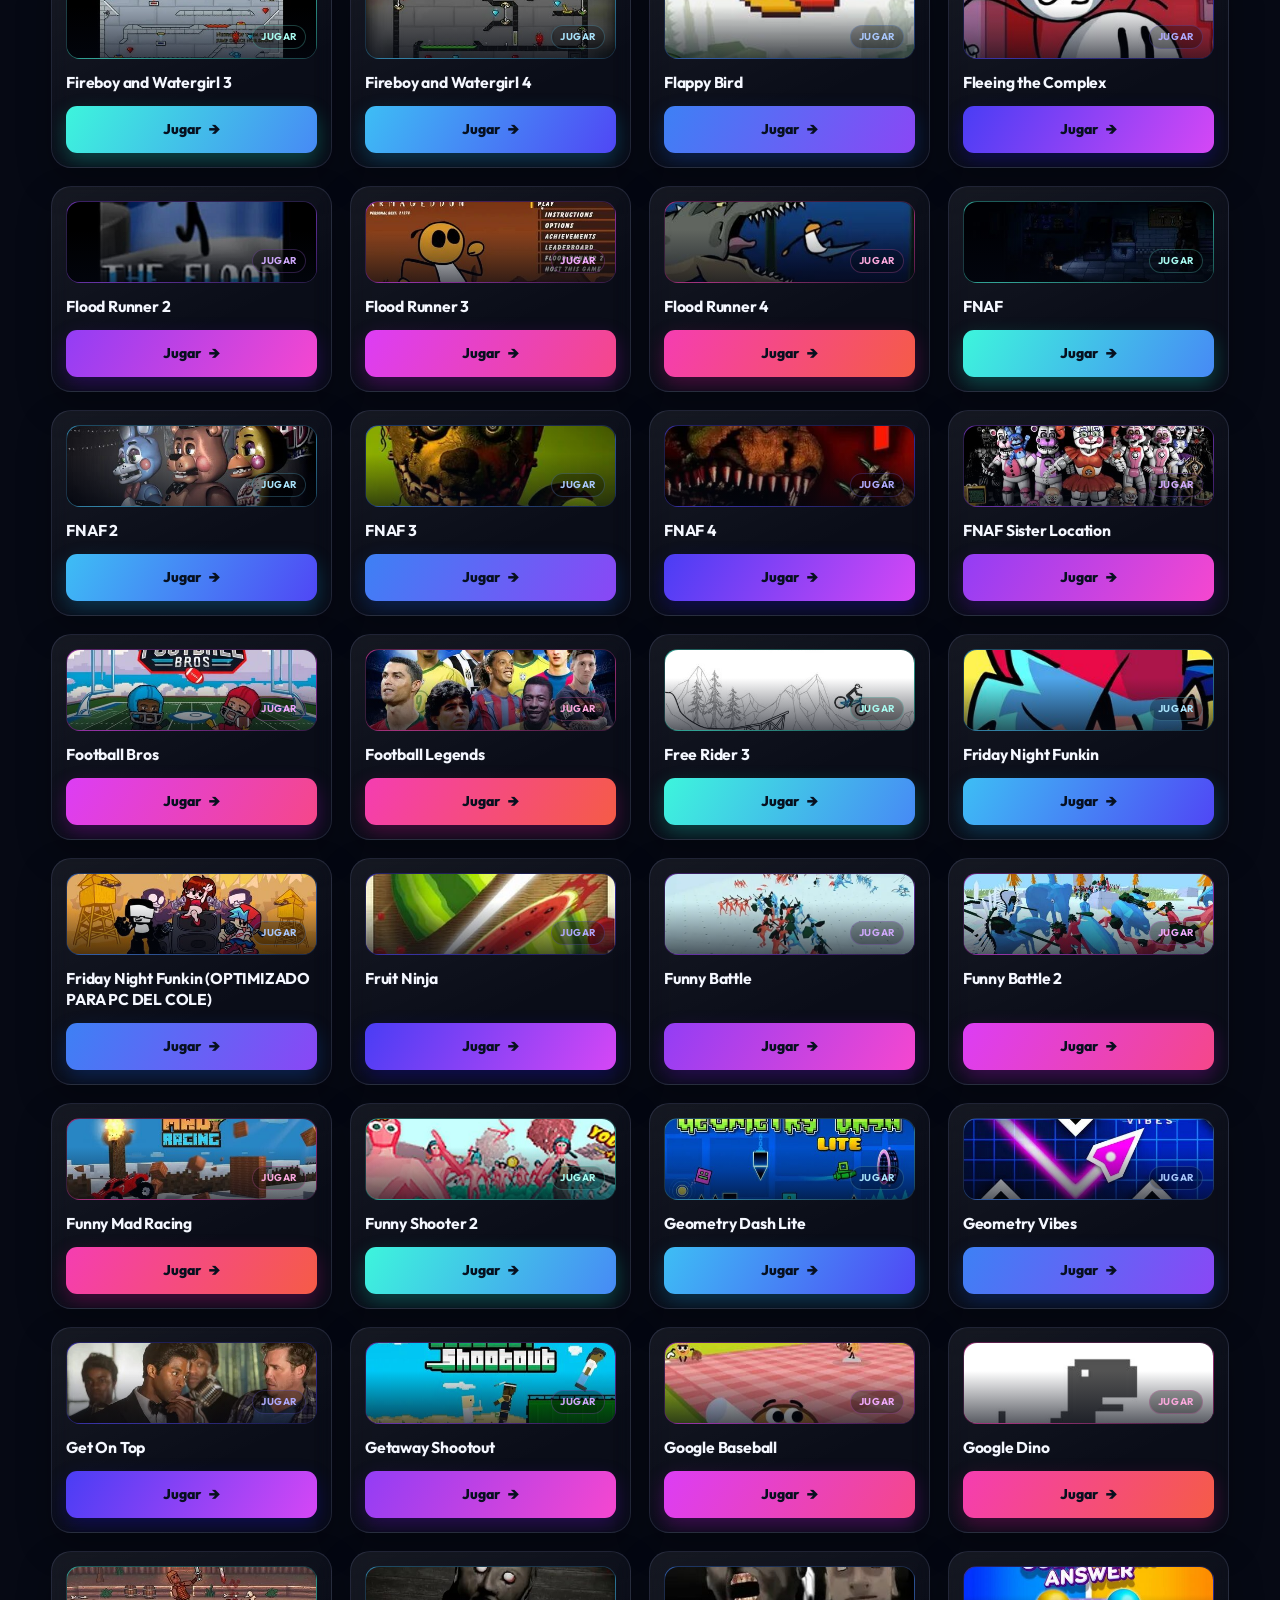
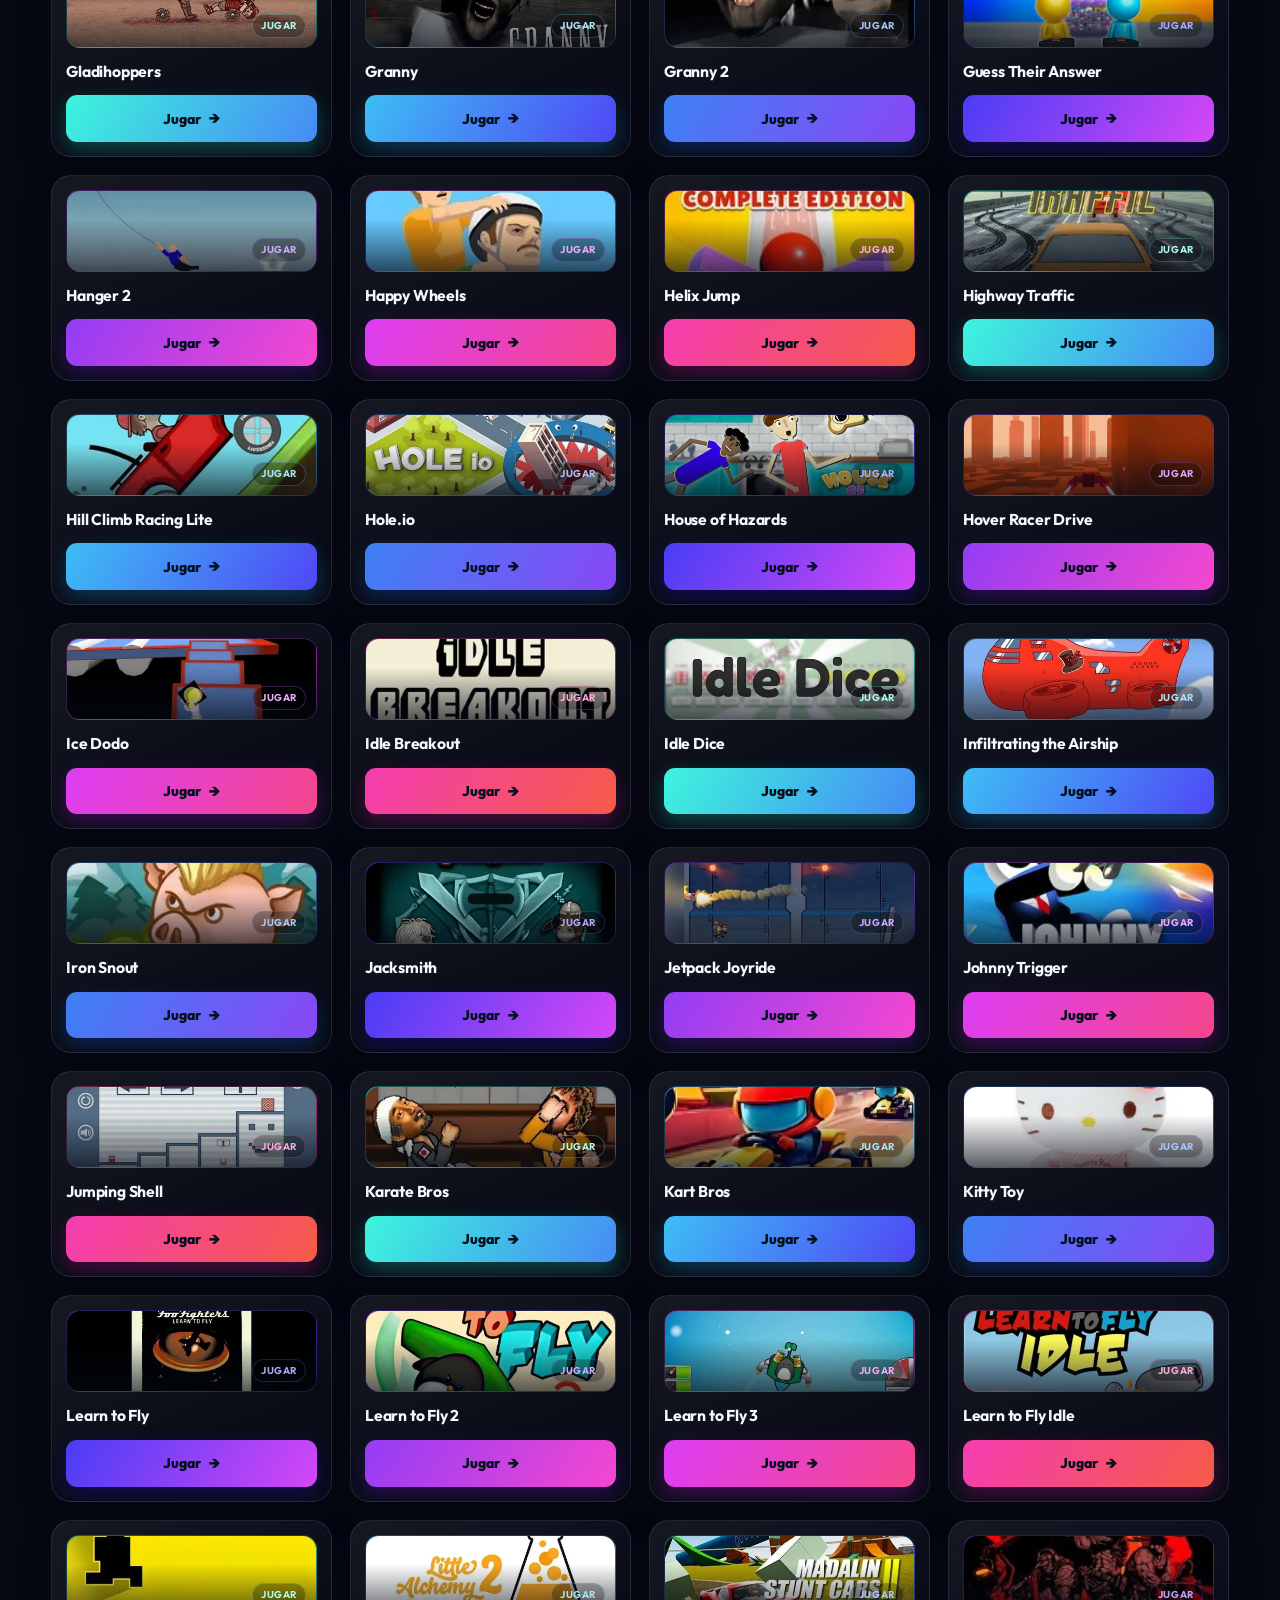
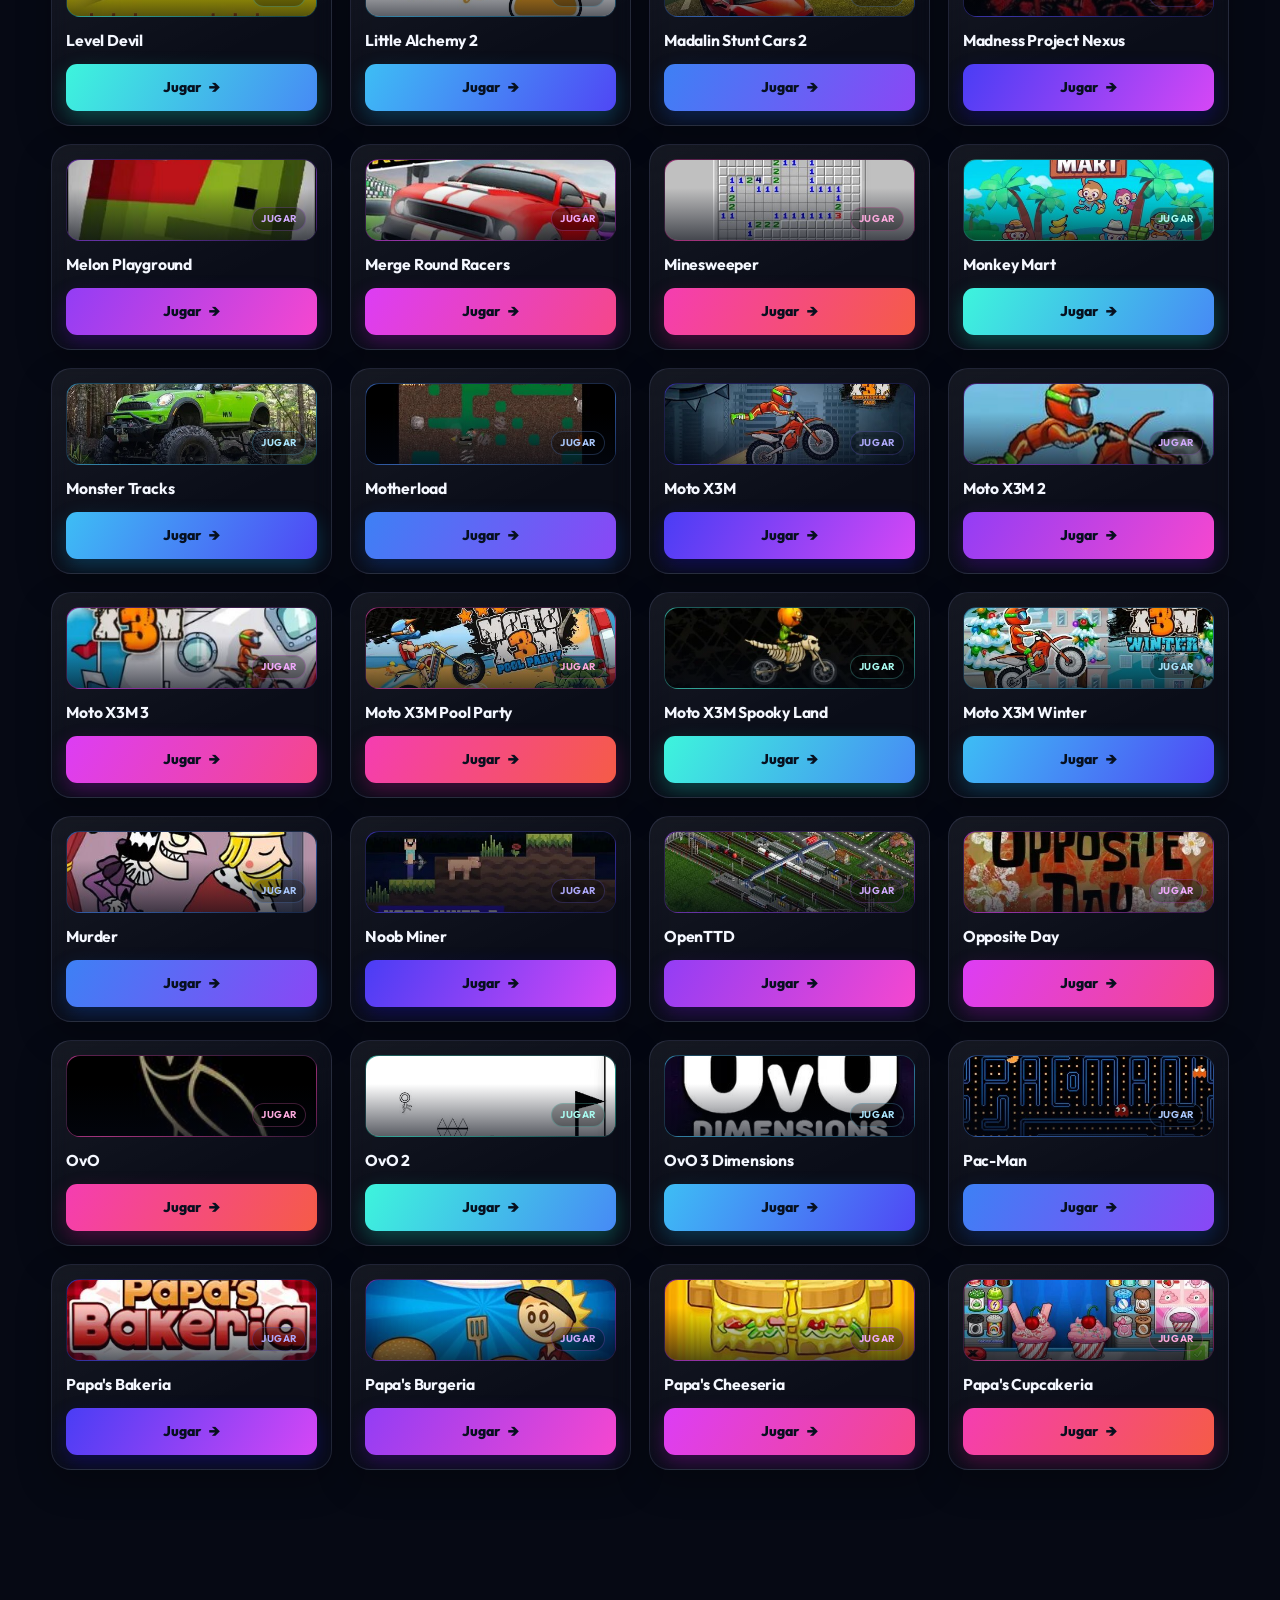
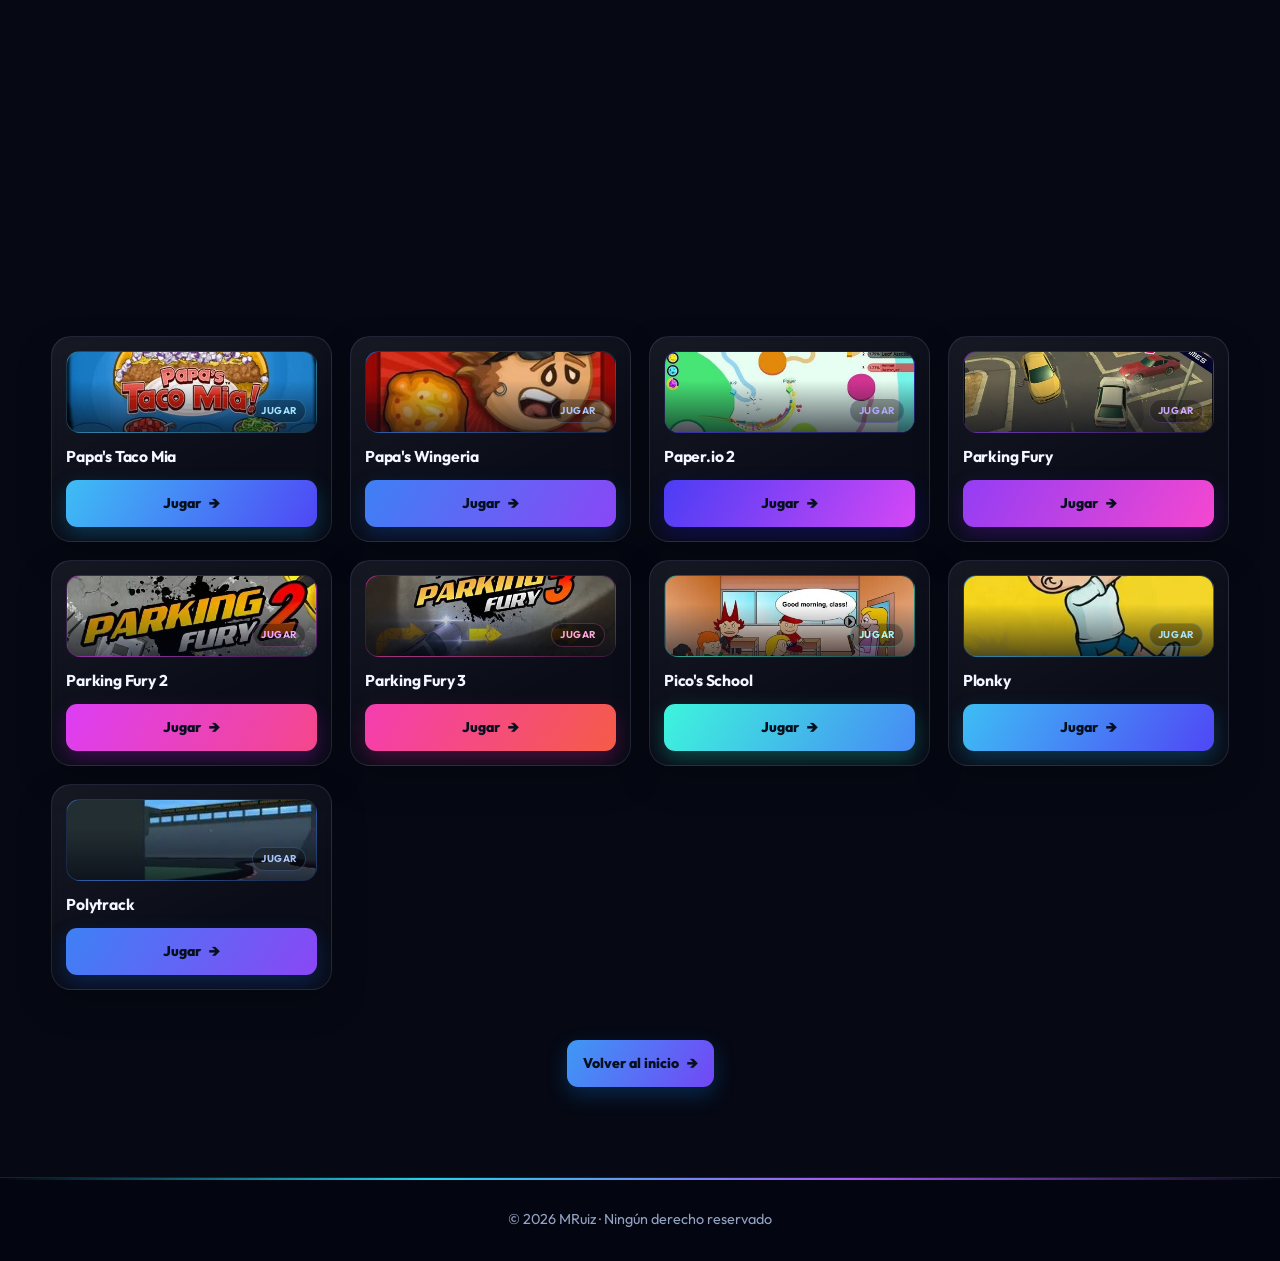
<file: juegos.html>
<!DOCTYPE html>
<html lang="es">

<head>
  <base target="_top">

  <meta charset="UTF-8">
  <script src="assets/theme-init.js"></script>
  <meta name="viewport" content="width=device-width, initial-scale=1.0">

  <title>Juegos - MRuiz</title>
  <link rel="icon" type="image/png" href="favicon.png">
  <link rel="stylesheet" href="assets/global-theme.css">

  <style>
    :root {
      --blau: #2563eb;
      --blau-fosc: #1e3a8a;
      --negre: #0f172a;
      --gris: #64748b;
      --gris-clar: #f1f5f9;
      --blanc: #ffffff;
      --vora: #dbe3ef;
    }

    * {
      box-sizing: border-box;
      margin: 0;
      padding: 0;
    }

    html {
      scroll-behavior: smooth;
    }

    body {
      font-family: Arial, Helvetica, sans-serif;
      background: var(--gris-clar);
      color: var(--negre);
      line-height: 1.6;
    }

    header {
      color: white;
      background: linear-gradient(135deg, #2563eb, #1e3a8a);
      padding: 24px 7% 60px;
    }

    nav {
      display: flex;
      justify-content: space-between;
      align-items: center;
      max-width: 1180px;
      margin: 0 auto;
    }

    .logo {
      font-size: 1.5rem;
      font-weight: bold;
      letter-spacing: 0.3px;
    }

    nav a {
      color: white;
      text-decoration: none;
      font-weight: bold;
      margin-left: 22px;
    }

    nav a:hover {
      text-decoration: underline;
    }

    main {
      width: min(1180px, 92%);
      margin: 0 auto;
      padding: 50px 0 80px;
    }

    .titol-seccio {
      margin-bottom: 35px;
      text-align: center;
    }

    .titol-seccio h2 {
      margin-bottom: 8px;
      font-size: 2.1rem;
    }

    .titol-seccio p {
      color: var(--gris);
      margin-bottom: 20px;
    }

    /* Estils per al cercador */
    .cercador-container {
      max-width: 600px;
      margin: 0 auto 30px auto;
      text-align: center;
    }

    .cercador-input {
      width: 100%;
      padding: 14px 20px;
      font-size: 1rem;
      border: 2px solid var(--vora);
      border-radius: 10px;
      outline: none;
      transition: border-color 0.2s, box-shadow 0.2s;
    }

    .cercador-input:focus {
      border-color: var(--blau);
      box-shadow: 0 0 10px rgba(37, 99, 235, 0.2);
    }

    .detalls-categoria {
      display: grid;
      grid-template-columns: repeat(auto-fill, minmax(280px, 1fr));
      gap: 20px;
      margin: 0 auto 40px auto;
    }

    .servei {
      display: flex;
      flex-direction: column;
      justify-content: space-between;
      padding: 22px;
      border: 1px solid var(--vora);
      border-radius: 14px;
      background: var(--blanc);
      box-shadow: 0 6px 20px rgba(15, 23, 42, 0.06);
      transition: transform 0.2s;
    }

    .servei:hover {
      transform: translateY(-3px);
    }

    .servei h3 {
      font-size: 1.2rem;
      margin-bottom: 10px;
      color: var(--negre);
    }

    .servei p {
      color: var(--gris);
      margin-bottom: 10px;
    }

    .boto-tornar {
      display: inline-block;
      margin-top: auto;
      padding: 10px 18px;
      border-radius: 8px;
      background: var(--blau);
      color: white;
      text-decoration: none;
      font-weight: bold;
      text-align: center;
      transition: background 0.2s, transform 0.2s;
    }

    .boto-tornar:hover {
      background: var(--blau-fosc);
      transform: translateY(-2px);
    }

    .no-results {
      grid-column: 1 / -1;
      text-align: center;
      color: var(--gris);
      font-size: 1.1rem;
      padding: 30px;
      display: none;
    }
    #juegos-recientes { 
      margin-bottom: 50px;
    }

    footer {
      padding: 25px;
      background: var(--negre);
      color: #cbd5e1;
      text-align: center;
    }

    @media (max-width: 600px) {
      header {
        padding: 20px 5% 40px;
      }

      nav {
        flex-direction: column;
        gap: 15px;
      }

      nav a {
        margin: 0 7px;
      }
    }
  </style>

  <style>
    /* ============================================================
       MRuiz · catálogo de juegos — tema oscuro animado
       (esta capa sobrescribe los estilos base de arriba)
       ============================================================ */
    @import url('https://fonts.googleapis.com/css2?family=Outfit:wght@400;500;600;700;800&display=swap');

    :root {
      --bg: #060914;
      --panel: rgba(255, 255, 255, 0.045);
      --border: rgba(148, 163, 214, 0.16);
      --text: #f4f7ff;
      --muted: #94a3c4;
      --nav-text: #dbe4ff;
      --strong-text: #e2e8ff;
      --accent-soft: #bae6fd;
      --body-text: #b6c4e4;
      --grid-line: rgba(255, 255, 255, 0.035);
      --header-bg: rgba(6, 9, 20, 0.72);
      --footer-bg: rgba(4, 7, 16, 0.85);
      --card-bg: linear-gradient(155deg, rgba(255, 255, 255, 0.07), rgba(255, 255, 255, 0.02) 65%);
      --card-shadow: 0 14px 34px rgba(0, 0, 0, 0.28);
      --card-shine: rgba(255, 255, 255, 0.09);
      --card-hover-shadow: 0 24px 50px rgba(0, 0, 0, 0.45), 0 0 0 1px hsl(var(--card-hue, 210) 90% 60% / 0.15);
      --title-gradient: linear-gradient(100deg, #ffffff 5%, #a5b4fc 35%, #67e8f9 62%, #f0abfc 95%);
      --search-bg: rgba(9, 14, 30, 0.78);
      --search-shadow: 0 18px 50px rgba(0, 0, 0, 0.35), inset 0 1px 0 rgba(255, 255, 255, 0.05);
      --search-focus-shadow: 0 0 0 4px rgba(34, 211, 238, 0.1), 0 20px 50px rgba(0, 0, 0, 0.4);
      --header-shadow: rgba(0, 0, 0, 0.25);
      --cyan: #22d3ee;
      --violet: #a855f7;
      --radius: 20px;
      color-scheme: dark;
    }

    :root[data-theme="light"] {
      --bg: #f6f8fc;
      --panel: rgba(15, 23, 42, 0.04);
      --border: rgba(15, 23, 42, 0.14);
      --text: #0f172a;
      --muted: #52627c;
      --nav-text: #24324a;
      --strong-text: #111c31;
      --accent-soft: #0369a1;
      --body-text: #40506b;
      --grid-line: rgba(15, 23, 42, 0.05);
      --header-bg: rgba(255, 255, 255, 0.85);
      --footer-bg: rgba(255, 255, 255, 0.85);
      --card-bg: linear-gradient(155deg, #ffffff, rgba(255, 255, 255, 0.72) 65%);
      --card-shadow: 0 14px 34px rgba(15, 23, 42, 0.1);
      --card-shine: rgba(37, 99, 235, 0.08);
      --card-hover-shadow: 0 24px 50px rgba(15, 23, 42, 0.16), 0 0 0 1px hsl(var(--card-hue, 210) 80% 50% / 0.18);
      --title-gradient: linear-gradient(100deg, #0f172a 5%, #4338ca 35%, #0891b2 62%, #a21caf 95%);
      --search-bg: rgba(255, 255, 255, 0.75);
      --search-shadow: 0 18px 50px rgba(15, 23, 42, 0.12), inset 0 1px 0 rgba(255, 255, 255, 0.9);
      --search-focus-shadow: 0 0 0 4px rgba(34, 211, 238, 0.15), 0 20px 50px rgba(15, 23, 42, 0.15);
      --header-shadow: rgba(15, 23, 42, 0.1);
      color-scheme: light;
    }

    html {
      scroll-padding-top: 90px;
    }

    body {
      font-family: 'Outfit', 'Segoe UI', system-ui, sans-serif;
      background: var(--bg);
      color: var(--text);
      min-height: 100vh;
      overflow-x: hidden;
      -webkit-font-smoothing: antialiased;
    }

    body::before {
      content: "";
      position: fixed;
      inset: -30%;
      z-index: -2;
      pointer-events: none;
      background:
        radial-gradient(38% 32% at 16% 12%, rgba(37, 99, 235, 0.28), transparent 70%),
        radial-gradient(34% 30% at 84% 10%, rgba(147, 51, 234, 0.24), transparent 70%),
        radial-gradient(42% 36% at 72% 82%, rgba(6, 182, 212, 0.18), transparent 70%),
        radial-gradient(30% 28% at 10% 88%, rgba(236, 72, 153, 0.14), transparent 70%);
      filter: blur(20px);
      animation: drift 24s ease-in-out infinite alternate;
    }

    :root[data-theme="light"] body::before {
      background:
        radial-gradient(38% 32% at 16% 12%, rgba(37, 99, 235, 0.16), transparent 70%),
        radial-gradient(34% 30% at 84% 10%, rgba(147, 51, 234, 0.13), transparent 70%),
        radial-gradient(42% 36% at 72% 82%, rgba(6, 182, 212, 0.11), transparent 70%),
        radial-gradient(30% 28% at 10% 88%, rgba(236, 72, 153, 0.08), transparent 70%);
    }

    body::after {
      content: "";
      position: fixed;
      inset: 0;
      z-index: -1;
      pointer-events: none;
      background-image:
        linear-gradient(var(--grid-line) 1px, transparent 1px),
        linear-gradient(90deg, var(--grid-line) 1px, transparent 1px);
      background-size: 56px 56px;
      -webkit-mask-image: radial-gradient(ellipse 85% 65% at 50% 0%, #000 15%, transparent 85%);
      mask-image: radial-gradient(ellipse 85% 65% at 50% 0%, #000 15%, transparent 85%);
    }

    /* Barra superior */
    header {
      position: sticky;
      top: 0;
      z-index: 50;
      padding: 14px max(7%, 20px);
      border-bottom: 1px solid var(--border);
      background: var(--header-bg);
      backdrop-filter: blur(20px) saturate(140%);
      box-shadow: 0 8px 30px rgba(0, 0, 0, 0.25);
    }

    header::after {
      content: "";
      position: absolute;
      bottom: -1px;
      left: 0;
      right: 0;
      height: 1px;
      background: linear-gradient(90deg, transparent, rgba(103, 232, 249, 0.65), rgba(168, 85, 247, 0.5), transparent);
    }

    nav {
      max-width: 1180px;
    }

    .brand {
      display: flex;
      flex-direction: column;
      align-items: flex-start;
      gap: 2px;
    }

    .reset-site {
      align-self: flex-start;
      padding: 0;
      border: 0;
      background: none;
      color: var(--muted);
      font: inherit;
      font-size: 0.68rem;
      font-weight: 500;
      line-height: 1.2;
      letter-spacing: 0.01em;
      white-space: nowrap;
      cursor: pointer;
      opacity: 0.78;
      transition: color 0.2s, opacity 0.2s;
    }

    .reset-site:hover,
    .reset-site:focus-visible {
      color: #67e8f9;
      opacity: 1;
      text-decoration: underline;
      text-underline-offset: 2px;
    }

    .reset-site:disabled {
      cursor: wait;
      opacity: 0.5;
    }

    .logo {
      display: inline-flex;
      align-items: center;
      gap: 10px;
      font-size: 1.5rem;
      font-weight: 800;
      letter-spacing: -0.6px;
      background: var(--title-gradient);
      -webkit-background-clip: text;
      background-clip: text;
      color: transparent;
    }

    .logo::before {
      content: "";
      width: 11px;
      height: 11px;
      border-radius: 50%;
      background: linear-gradient(135deg, var(--cyan), var(--violet));
      box-shadow: 0 0 16px var(--cyan);
      animation: pulse 2.4s ease-in-out infinite;
    }

    nav a,
    .theme-toggle {
      margin-left: 0;
      padding: 9px 18px;
      border: 1px solid var(--border);
      border-radius: 999px;
      background: var(--panel);
      color: var(--nav-text);
      font-family: inherit;
      font-size: 0.9rem;
      font-weight: 600;
      text-decoration: none;
      transition: color 0.25s, border-color 0.25s, background 0.25s, box-shadow 0.25s, transform 0.25s;
    }

    nav a:hover,
    .theme-toggle:hover {
      color: var(--text);
      text-decoration: none;
      border-color: rgba(103, 232, 249, 0.6);
      background: rgba(103, 232, 249, 0.1);
      box-shadow: 0 0 22px rgba(34, 211, 238, 0.18);
      transform: translateY(-2px);
    }

    .theme-toggle {
      display: inline-flex;
      align-items: center;
      gap: 7px;
      cursor: pointer;
    }

    .theme-toggle svg {
      width: 16px;
      height: 16px;
      flex: none;
      fill: none;
      stroke: currentColor;
      stroke-width: 1.8;
      stroke-linecap: round;
      stroke-linejoin: round;
    }

    .theme-toggle .icon-sun,
    :root[data-theme="light"] .theme-toggle .icon-moon { display: none; }

    :root[data-theme="light"] .theme-toggle .icon-sun { display: block; }

    /* Cabecera principal */
    main {
      width: min(1180px, 92%);
      padding: 52px 0 90px;
    }

    .titol-seccio {
      margin-bottom: 26px;
    }

    .hero .eyebrow {
      display: inline-flex;
      align-items: center;
      gap: 9px;
      padding: 7px 17px;
      border: 1px solid rgba(125, 211, 252, 0.28);
      border-radius: 999px;
      background: rgba(125, 211, 252, 0.08);
      backdrop-filter: blur(8px);
      color: var(--accent-soft);
      font-size: 0.72rem;
      font-weight: 700;
      letter-spacing: 2.2px;
      animation: fadeUp 0.7s 0.05s both;
    }

    .hero .eyebrow span {
      width: 7px;
      height: 7px;
      border-radius: 50%;
      background: var(--cyan);
      box-shadow: 0 0 12px var(--cyan);
      animation: pulse 2s ease-in-out infinite;
    }

    .hero h2 {
      margin: 20px 0 12px;
      font-size: clamp(2.6rem, 6.5vw, 4.8rem);
      font-weight: 800;
      line-height: 1.02;
      letter-spacing: -2.5px;
      background: var(--title-gradient);
      background-size: 200% auto;
      -webkit-background-clip: text;
      background-clip: text;
      color: transparent;
      animation: shimmer 9s linear infinite, fadeUp 0.8s 0.15s both;
    }

    .hero > p {
      max-width: 620px;
      margin: 0 auto;
      color: var(--body-text);
      font-size: clamp(1rem, 2vw, 1.15rem);
      animation: fadeUp 0.8s 0.25s both;
    }

    /* Buscador */
    .cercador-container {
      max-width: 680px;
      margin: 32px auto 20px;
      animation: fadeUp 0.8s 0.35s both;
    }

    .search-shell {
      position: relative;
      display: flex;
      align-items: center;
      gap: 12px;
      padding: 5px 8px 5px 20px;
      border: 1px solid var(--border);
      border-radius: 16px;
      background: var(--search-bg);
      backdrop-filter: blur(14px);
      box-shadow: var(--search-shadow);
      transition: border-color 0.3s, box-shadow 0.3s, transform 0.3s;
    }

    .search-shell:focus-within {
      border-color: rgba(103, 232, 249, 0.6);
      box-shadow: var(--search-focus-shadow);
      transform: translateY(-2px);
    }

    .search-shell svg {
      width: 20px;
      height: 20px;
      flex: none;
      stroke: #7dd3fc;
    }

    .cercador-input,
    .cercador-input:focus {
      flex: 1;
      width: 100%;
      padding: 12px 0;
      border: none;
      outline: none;
      box-shadow: none;
      background: transparent;
      color: var(--text);
      font-family: inherit;
      font-size: 1.05rem;
    }

    .cercador-input::placeholder {
      color: #64748b;
    }

    .search-kbd {
      padding: 3px 8px;
      border: 1px solid rgba(148, 163, 214, 0.28);
      border-radius: 6px;
      background: var(--panel);
      color: var(--muted);
      font-family: inherit;
      font-size: 0.75rem;
      font-weight: 700;
    }

    .clear-search {
      display: grid;
      place-items: center;
      width: 32px;
      height: 32px;
      border: none;
      border-radius: 9px;
      background: rgba(148, 163, 214, 0.16);
      color: var(--text);
      font-family: inherit;
      font-size: 1.2rem;
      line-height: 1;
      cursor: pointer;
      transition: background 0.25s, transform 0.25s;
    }

    .clear-search:hover {
      background: rgba(244, 114, 182, 0.28);
      transform: rotate(90deg);
    }

    .clear-search[hidden] {
      display: none;
    }

    .resultats {
      margin-top: 12px;
      color: var(--muted);
      font-size: 0.88rem;
    }

    .resultats strong {
      color: #7dd3fc;
      font-weight: 700;
    }

    /* Filtros */
    .chips {
      display: flex;
      justify-content: center;
      flex-wrap: wrap;
      gap: 10px;
      margin: 0 auto 36px;
      animation: fadeUp 0.8s 0.45s both;
    }

    .chip {
      padding: 8px 18px;
      border: 1px solid var(--border);
      border-radius: 999px;
      background: var(--panel);
      color: var(--muted);
      font-family: inherit;
      font-size: 0.86rem;
      font-weight: 600;
      cursor: pointer;
      transition: color 0.25s, border-color 0.25s, background 0.25s, box-shadow 0.25s, transform 0.25s;
    }

    .chip:hover {
      color: var(--text);
      border-color: rgba(167, 139, 250, 0.5);
      transform: translateY(-2px);
    }

    .chip.active {
      color: #04121f;
      border-color: transparent;
      background: linear-gradient(120deg, #7dd3fc, #a5b4fc);
      box-shadow: 0 8px 24px rgba(103, 232, 249, 0.25);
    }

    /* Recientes */
    #seccion-recientes {
      margin-bottom: 18px;
      text-align: left;
    }

    #seccion-recientes h2 {
      margin: 0;
      color: var(--text);
      background: none;
      font-size: 1.35rem;
      font-weight: 700;
      letter-spacing: -0.4px;
      animation: none;
    }

    #seccion-recientes h2::before {
      content: "";
      display: inline-block;
      width: 4px;
      height: 20px;
      margin-right: 10px;
      border-radius: 4px;
      background: linear-gradient(var(--cyan), var(--violet));
      vertical-align: -3px;
      box-shadow: 0 0 14px rgba(34, 211, 238, 0.5);
    }

    #seccion-recientes p {
      color: var(--muted);
      font-size: 0.9rem;
    }

    #juegos-recientes {
      margin-bottom: 44px;
    }

    .detalls-categoria {
      grid-template-columns: repeat(auto-fill, minmax(248px, 1fr));
      gap: 18px;
      align-items: stretch;
    }

    /* Tarjetas de juego */
    .servei {
      --hue: 210;
      position: relative;
      isolation: isolate;
      display: flex;
      flex-direction: column;
      gap: 13px;
      min-height: 190px;
      padding: 14px;
      border: 1px solid var(--border);
      border-radius: var(--radius);
      background: var(--card-bg);
      box-shadow: var(--card-shadow);
      backdrop-filter: blur(10px);
      overflow: hidden;
      opacity: 0;
      transform: translateY(22px) scale(0.98);
      transition: opacity 0.55s ease, transform 0.45s cubic-bezier(0.2, 0.8, 0.2, 1), border-color 0.35s, box-shadow 0.35s;
    }

    .servei.is-visible {
      opacity: 1;
      transform: none;
    }

    .servei::before {
      content: "";
      position: absolute;
      inset: 0;
      z-index: -1;
      pointer-events: none;
      background: radial-gradient(400px circle at var(--mx, 50%) var(--my, 0%), hsl(var(--hue) 90% 60% / 0.18), transparent 65%);
      opacity: 0;
      transition: opacity 0.35s;
    }

    .servei:hover::before {
      opacity: 1;
    }

    .servei::after {
      content: "";
      position: absolute;
      top: 0;
      left: -120%;
      width: 60%;
      height: 100%;
      pointer-events: none;
      background: linear-gradient(100deg, transparent, var(--card-shine), transparent);
      transform: skewX(-18deg);
      transition: left 0.7s ease;
    }

    .servei:hover::after {
      left: 140%;
    }

    .servei:hover {
      transform: translateY(-8px);
      border-color: hsl(var(--hue) 90% 65% / 0.55);
      box-shadow: var(--card-hover-shadow);
    }

    .card-media {
      position: relative;
      display: flex;
      align-items: center;
      justify-content: center;
      height: 82px;
      border: 1px solid hsl(var(--hue) 90% 70% / 0.18);
      border-radius: 14px;
      background:
        radial-gradient(120% 140% at 15% 0%, hsl(var(--hue) 90% 62% / 0.42), transparent 60%),
        linear-gradient(135deg, hsl(var(--hue) 75% 22% / 0.75), rgba(8, 12, 26, 0.85));
      overflow: hidden;
    }

    .card-media::before {
      content: "";
      position: absolute;
      top: -120px;
      right: -50px;
      width: 180px;
      height: 180px;
      border: 1px dashed hsl(var(--hue) 90% 75% / 0.22);
      border-radius: 50%;
      animation: spin 26s linear infinite;
    }

    .card-media::after {
      content: "";
      position: absolute;
      bottom: -55px;
      left: -20px;
      width: 90px;
      height: 90px;
      border-radius: 22px;
      background: hsl(var(--hue) 90% 65% / 0.1);
      transform: rotate(20deg);
    }

    .card-thumb {
      position: absolute;
      inset: 0;
      z-index: 0;
      width: 100%;
      height: 100%;
      object-fit: cover;
      opacity: 0;
      transition: opacity 0.5s ease, transform 0.5s ease;
    }

    .card-media.has-thumb .card-thumb {
      opacity: 1;
    }

    .card-media.has-thumb::before {
      display: none;
    }

    .card-media.has-thumb::after {
      inset: 0;
      bottom: auto;
      left: auto;
      width: 100%;
      height: 100%;
      border-radius: 0;
      background: linear-gradient(0deg, rgba(3, 7, 18, 0.65), transparent 65%);
      transform: none;
    }

    .card-media.has-thumb .card-glyph {
      display: none;
    }

    .servei:hover .card-thumb {
      transform: scale(1.08);
    }

    .card-glyph {
      position: relative;
      z-index: 1;
      font-size: 2rem;
      font-weight: 800;
      letter-spacing: -1px;
      background: linear-gradient(135deg, #ffffff, hsl(var(--hue) 100% 80%));
      -webkit-background-clip: text;
      background-clip: text;
      color: transparent;
      filter: drop-shadow(0 4px 12px hsl(var(--hue) 90% 55% / 0.4));
      transition: transform 0.4s cubic-bezier(0.2, 0.8, 0.2, 1);
    }

    .servei:hover .card-glyph {
      transform: scale(1.12) rotate(-4deg);
    }

    .card-play {
      position: absolute;
      right: 10px;
      bottom: 9px;
      z-index: 2;
      padding: 3px 8px;
      border: 1px solid hsl(var(--hue) 90% 70% / 0.25);
      border-radius: 999px;
      background: rgba(0, 0, 0, 0.28);
      color: hsl(var(--hue) 90% 82%);
      font-size: 0.62rem;
      font-weight: 700;
      letter-spacing: 0.6px;
    }

    .card-badge {
      position: absolute;
      top: 8px;
      left: 8px;
      z-index: 2;
      padding: 3px 8px;
      border-radius: 999px;
      background: linear-gradient(120deg, #ffffff, hsl(var(--hue) 100% 78%));
      color: #04121f;
      box-shadow: 0 4px 12px rgba(0, 0, 0, 0.3);
      font-size: 0.58rem;
      font-weight: 800;
      letter-spacing: 0.9px;
    }

    .servei .card-title {
      flex: 1;
      margin: 0;
      color: var(--text);
      font-size: 0.98rem;
      font-weight: 700;
      line-height: 1.35;
      letter-spacing: -0.2px;
    }

    .boto-tornar {
      position: relative;
      display: flex;
      align-items: center;
      justify-content: center;
      gap: 8px;
      width: 100%;
      margin-top: 0;
      padding: 10px 16px;
      border: none;
      border-radius: 11px;
      background: linear-gradient(120deg, hsl(var(--hue) 90% 60%), hsl(calc(var(--hue) + 45) 90% 62%));
      box-shadow: 0 8px 20px hsl(var(--hue) 90% 50% / 0.25);
      color: #07101f;
      font-family: inherit;
      font-size: 0.88rem;
      font-weight: 800;
      text-align: center;
      overflow: hidden;
      transition: filter 0.25s, transform 0.25s, box-shadow 0.25s;
    }

    .boto-tornar::after {
      content: "→";
      font-size: 1.05rem;
      transition: transform 0.25s;
    }

    .boto-tornar:hover {
      color: #07101f;
      text-decoration: none;
      background: linear-gradient(120deg, hsl(var(--hue) 90% 60%), hsl(calc(var(--hue) + 45) 90% 62%));
      filter: brightness(1.12);
      transform: translateY(-2px);
      box-shadow: 0 12px 26px hsl(var(--hue) 90% 50% / 0.4);
    }

    .boto-tornar:hover::after {
      transform: translateX(4px);
    }

    .boto-tornar:active {
      transform: translateY(0);
    }

    /* Sin resultados */
    .no-results {
      display: none;
      grid-column: 1 / -1;
      padding: 56px 20px;
      border: 1px dashed var(--border);
      border-radius: var(--radius);
      background: var(--panel);
      color: var(--muted);
      text-align: center;
    }

    .no-results.show {
      display: flex;
      flex-direction: column;
      align-items: center;
      gap: 12px;
      animation: fadeUp 0.4s ease both;
    }

    .no-results .nr-icon {
      font-size: 2.6rem;
      filter: grayscale(0.2);
    }

    .no-results strong {
      color: var(--text);
      font-size: 1.2rem;
    }

    .reset-btn {
      margin-top: 6px;
      padding: 9px 20px;
      border: 1px solid rgba(125, 211, 252, 0.4);
      border-radius: 999px;
      background: rgba(125, 211, 252, 0.08);
      color: var(--accent-soft);
      font-family: inherit;
      font-weight: 700;
      cursor: pointer;
      transition: background 0.25s, transform 0.25s;
    }

    .reset-btn:hover {
      background: rgba(125, 211, 252, 0.18);
      transform: translateY(-2px);
    }

    .volver-container {
      margin-top: 50px;
      text-align: center;
    }

    .volver-container .boto-tornar {
      width: auto;
      display: inline-flex;
      --hue: 210;
    }

    /* Botón flotante de subir */
    .scroll-top {
      position: fixed;
      right: 24px;
      bottom: 24px;
      z-index: 60;
      display: grid;
      place-items: center;
      width: 48px;
      height: 48px;
      border: 1px solid rgba(255, 255, 255, 0.2);
      border-radius: 50%;
      background: linear-gradient(135deg, #6366f1, #22d3ee);
      color: #fff;
      font-family: inherit;
      font-size: 1.3rem;
      cursor: pointer;
      box-shadow: 0 10px 30px rgba(34, 211, 238, 0.3);
      opacity: 0;
      visibility: hidden;
      transform: translateY(16px) scale(0.85);
      transition: opacity 0.3s, visibility 0.3s, transform 0.3s, box-shadow 0.3s;
    }

    .scroll-top.show {
      opacity: 1;
      visibility: visible;
      transform: none;
    }

    .scroll-top:hover {
      transform: translateY(-4px);
      box-shadow: 0 16px 38px rgba(34, 211, 238, 0.45);
    }

    footer {
      position: relative;
      padding: 30px 20px;
      border-top: 1px solid var(--border);
      background: var(--footer-bg);
      color: var(--muted);
      text-align: center;
      font-size: 0.9rem;
    }

    footer::before {
      content: "";
      position: absolute;
      top: 0;
      left: 0;
      right: 0;
      height: 2px;
      background: linear-gradient(90deg, transparent, #22d3ee, #a855f7, transparent);
    }

    /* Animaciones */
    @keyframes drift {
      0% { transform: translate3d(-2%, -1%, 0) scale(1); }
      50% { transform: translate3d(3%, 2%, 0) scale(1.08); }
      100% { transform: translate3d(-1%, 3%, 0) scale(1.02); }
    }

    @keyframes pulse {
      0%, 100% { opacity: 1; transform: scale(1); }
      50% { opacity: 0.55; transform: scale(0.8); }
    }

    @keyframes shimmer {
      to { background-position: 200% center; }
    }

    @keyframes fadeUp {
      from { opacity: 0; transform: translateY(22px); }
      to { opacity: 1; transform: none; }
    }

    @keyframes spin {
      to { transform: rotate(360deg); }
    }

    @media (max-width: 700px) {
      header { padding: 12px 5%; }

      nav { gap: 10px; }

      .logo { font-size: 1.25rem; }

      .reset-site { font-size: 0.62rem; }

      nav a { padding: 7px 14px; font-size: 0.82rem; }

      main { padding-top: 38px; }

      .cercador-container { margin-top: 26px; }

      .search-kbd { display: none; }

      .detalls-categoria {
        grid-template-columns: repeat(auto-fill, minmax(168px, 1fr));
        gap: 12px;
      }

      .servei { padding: 11px; min-height: 172px; }

      .card-media { height: 66px; }

      .card-glyph { font-size: 1.6rem; }
    }

    @media (prefers-reduced-motion: reduce) {
      *, *::before, *::after {
        animation-duration: 0.001ms !important;
        animation-iteration-count: 1 !important;
        transition-duration: 0.001ms !important;
      }

      .servei { opacity: 1; transform: none; }
    }
  </style>
</head>

<body>
  <header id="inici">
    <nav>
      <div class="brand">
        <button type="button" id="reset-site" class="reset-site" title="Borrar caché y datos guardados de este sitio, y recargar">
          ⟳ Pulsa si las miniaturas no se ven
        </button>
        <div class="logo">MRuiz</div>
      </div>
      <div>
        <a href="index.html">← Inicio</a>
      </div>
    </nav>
  </header>

  <main>
    <section class="titol-seccio hero">
      <div class="eyebrow"><span></span> CATÁLOGO MRUIZ · 2026</div>

      <h2>Juegos</h2>
      <p>Elige un juego y pulsa Jugar para empezar.</p>

      <!-- Input del cercador -->
      <div class="cercador-container">
        <div class="search-shell">
          <svg viewBox="0 0 24 24" fill="none" stroke-width="2" stroke-linecap="round" aria-hidden="true">
            <circle cx="11" cy="11" r="7"></circle>
            <path d="m20 20-3.5-3.5"></path>
          </svg>

          <input type="text" id="cercador" class="cercador-input" placeholder="Buscar juego..." autocomplete="off" aria-label="Buscar juego">

          <kbd class="search-kbd">/</kbd>

          <button type="button" id="clear-search" class="clear-search" aria-label="Borrar búsqueda" hidden>×</button>
        </div>

        <div class="resultats">
          Mostrando <strong id="result-count">—</strong> juegos · Encuentra tu próxima partida
        </div>
      </div>

      <div class="chips" role="group" aria-label="Filtrar juegos">
        <button type="button" class="chip active" data-filter="all">Todos</button>
        <button type="button" class="chip" data-filter="top">Destacados</button>
        <button type="button" class="chip" data-filter="download">Descargables</button>
      </div>
    </section>

    <section class="titol-seccio" id="seccion-recientes" style="display:none;">
      <h2>Jugados recientemente</h2>
      <p>Tus últimos 4 juegos.</p>
    </section>

<div class="detalls-categoria" id="juegos-recientes"></div>
    
    <div class="detalls-categoria" id="llista-jocs">
      <!-- Jocs principals i destacats -->
      <article class="servei">
        <h3>Silver Shell (Mi juego)</h3>
        <a href="https://github.com/MarcRuiz3801/Silver-Shell/releases/latest/download/Silver-Shell_setup.exe" class="boto-tornar">Descargar</a>
      </article>

      <article class="servei">
        <h3>Geometry Dash</h3>
        <a href="gdash.html" class="boto-tornar">Jugar</a>
      </article>

      <article class="servei">
        <h3>GTA (Vice City)</h3>
        <a href="games/GTA_Vice_City.html" class="boto-tornar">Jugar</a>
      </article>
      
      <article class="servei">
        <h3>Moncloa's Fighter</h3>
        <a href="https://gastonbruno.es/moncloas-fighter/jugar.html" class="boto-tornar">Jugar</a>
      </article>


      <article class="servei">
        <h3>Friday Night Funkin (PC POTENTE)</h3>
        <a href="fnf.html" class="boto-tornar">Jugar</a>
      </article>

      <article class="servei">
        <h3>Click the mogger</h3>
        <a href="click_the_mogger.html" class="boto-tornar">Jugar</a>
      </article>

      <article class="servei">
        <h3>Roba un huevo de animal (Yandex)</h3>
        <a href="https://yandex.com/games/app/steal-an-egg-580426" class="boto-tornar">Jugar</a>
      </article>

      <!-- Jocs extrets de les imatges de la carpeta games -->
      <article class="servei">
        <h3>1v1.lol</h3>
        <a href="games/1v1.lol.html" class="boto-tornar">Jugar</a>
      </article>

      <article class="servei">
        <h3>Benchmark</h3>
        <a href="benchmark-nube-puntos.html" class="boto-tornar">Jugar</a>
      </article>
      
      <article class="servei">
        <h3>2048</h3>
        <a href="games/2048.html" class="boto-tornar">Jugar</a>
      </article>

      <article class="servei">
        <h3>2048 Cupcakes</h3>
        <a href="games/2048-cupcakes.html" class="boto-tornar">Jugar</a>
      </article>

      <article class="servei">
        <h3>10 Minutes Till Dawn</h3>
        <a href="games/10-minutes-till-dawn.html" class="boto-tornar">Jugar</a>
      </article>

      <article class="servei">
        <h3>12 Mini Battles</h3>
        <a href="games/12-mini-battles.html" class="boto-tornar">Jugar</a>
      </article>

      <article class="servei">
        <h3>Minecraft 1.8</h3>
        <a href="games/1.8.html" class="boto-tornar">Jugar</a>
      </article>

      <article class="servei">
        <h3>Minecraft 1.8 WASM</h3>
        <a href="games/1.8_WASM.html" class="boto-tornar">Jugar</a>
      </article>

      <article class="servei">
        <h3>Minecraft 1.5</h3>
        <a href="games/1.5.html" class="boto-tornar">Jugar</a>
      </article>

      <article class="servei">
        <h3>Minecraft 1.12 WASM</h3>
        <a href="games/1.12_WASM.html" class="boto-tornar">Jugar</a>
      </article>

      <article class="servei">
        <h3>Minecraft 1.12</h3>
        <a href="games/1.12.html" class="boto-tornar">Jugar</a>
      </article>

      <article class="servei">
        <h3>1 on 1 Soccer</h3>
        <a href="games/1-on-1-soccer.html" class="boto-tornar">Jugar</a>
      </article>

      <article class="servei">
        <h3>1 on 1 Tennis</h3>
        <a href="games/1-on-1-tennis.html" class="boto-tornar">Jugar</a>
      </article>

      <article class="servei">
        <h3>Bad Parenting</h3>
        <a href="games/bad-parenting.html" class="boto-tornar">Jugar</a>
      </article>

      <article class="servei">
        <h3>Bacon May Die</h3>
        <a href="games/bacon-may-die.html" class="boto-tornar">Jugar</a>
      </article>

      <article class="servei">
        <h3>Bad Ice Cream</h3>
        <a href="games/bad-ice-cream.html" class="boto-tornar">Jugar</a>
      </article>

      <article class="servei">
        <h3>Bad Ice Cream 2</h3>
        <a href="games/bad-ice-cream-2.html" class="boto-tornar">Jugar</a>
      </article>

      <article class="servei">
        <h3>Bad Ice Cream 3</h3>
        <a href="games/bad-ice-cream-3.html" class="boto-tornar">Jugar</a>
      </article>

      <article class="servei">
        <h3>Awesome Tanks</h3>
        <a href="games/awesome-tanks.html" class="boto-tornar">Jugar</a>
      </article>

      <article class="servei">
        <h3>Awesome Tanks 2</h3>
        <a href="games/awesome-tanks-2.html" class="boto-tornar">Jugar</a>
      </article>

      <article class="servei">
        <h3>Backrooms</h3>
        <a href="games/backrooms.html" class="boto-tornar">Jugar</a>
      </article>

      <article class="servei">
        <h3>Angry Birds</h3>
        <a href="games/angry-birds.html" class="boto-tornar">Jugar</a>
      </article>

      <article class="servei">
        <h3>Angry Birds Showdown</h3>
        <a href="games/angry-birds-showdown.html" class="boto-tornar">Jugar</a>
      </article>

      <article class="servei">
        <h3>Angry Birds Space</h3>
        <a href="games/angry-birds-space.html" class="boto-tornar">Jugar</a>
      </article>

      <article class="servei">
        <h3>Ages of Conflict</h3>
        <a href="games/ages-of-conflict.html" class="boto-tornar">Jugar</a>
      </article>

      <article class="servei">
        <h3>Among Us</h3>
        <a href="games/among-us.html" class="boto-tornar">Jugar</a>
      </article>

      <article class="servei">
        <h3>Age of War</h3>
        <a href="games/age-of-war.html" class="boto-tornar">Jugar</a>
      </article>

      <article class="servei">
        <h3>Age of War 2</h3>
        <a href="games/age-of-war-2.html" class="boto-tornar">Jugar</a>
      </article>

      <article class="servei">
        <h3>3D Flight Simulator</h3>
        <a href="games/3D-flight-simulator.html" class="boto-tornar">Jugar</a>
      </article>

      <article class="servei">
        <h3>3D Free Kick</h3>
        <a href="games/3d-free-kick.html" class="boto-tornar">Jugar</a>
      </article>

      <article class="servei">
        <h3>8 Ball Classic</h3>
        <a href="games/8-ball-classic.html" class="boto-tornar">Jugar</a>
      </article>

      <article class="servei">
        <h3>Agar.io Lite</h3>
        <a href="games/agar-io-lite.html" class="boto-tornar">Jugar</a>
      </article>

      <article class="servei">
        <h3>Minecraft Alpha 1.2.6</h3>
        <a href="games/Alpha_1.2.6.html" class="boto-tornar">Jugar</a>
      </article>

      <article class="servei">
        <h3>Minecraft Beta 1.3</h3>
        <a href="games/Beta_1.3.html" class="boto-tornar">Jugar</a>
      </article>

      <article class="servei">
        <h3>Minecraft Indev</h3>
        <a href="games/Indev.html" class="boto-tornar">Jugar</a>
      </article>

      <article class="servei">
        <h3>Bad Time Simulator</h3>
        <a href="games/bad-time-simulator.html" class="boto-tornar">Jugar</a>
      </article>

      <article class="servei">
        <h3>Bad Piggies</h3>
        <a href="games/bad-piggies.html" class="boto-tornar">Jugar</a>
      </article>

      <article class="servei">
        <h3>Baldi's Basics</h3>
        <a href="games/baldis-basics.html" class="boto-tornar">Jugar</a>
      </article>

      <article class="servei">
        <h3>Bank Robbery 2</h3>
        <a href="games/bank-robbery-2.html" class="boto-tornar">Jugar</a>
      </article>

      <article class="servei">
        <h3>Bank Robbery 3</h3>
        <a href="games/bank-robbery-3.html" class="boto-tornar">Jugar</a>
      </article>

      <article class="servei">
        <h3>Baseball Bros</h3>
        <a href="games/baseball-bros.html" class="boto-tornar">Jugar</a>
      </article>

      <article class="servei">
        <h3>Basket Bros</h3>
        <a href="games/basket-bros.html" class="boto-tornar">Jugar</a>
      </article>

      <article class="servei">
        <h3>Basket Random</h3>
        <a href="games/basket-random.html" class="boto-tornar">Jugar</a>
      </article>

      <article class="servei">
        <h3>Basketball Legends</h3>
        <a href="games/basketball-legends.html" class="boto-tornar">Jugar</a>
      </article>

      <article class="servei">
        <h3>Basketball Stars</h3>
        <a href="games/basketball-stars.html" class="boto-tornar">Jugar</a>
      </article>

      <article class="servei">
        <h3>Big Ice Tower Tiny Square</h3>
        <a href="games/big-ice-tower-tiny-square.html" class="boto-tornar">Jugar</a>
      </article>

      <article class="servei">
        <h3>Big Neon Tower Tiny Square</h3>
        <a href="games/big-neon-tower-tiny-square.html" class="boto-tornar">Jugar</a>
      </article>

      <article class="servei">
        <h3>Big Tower Tiny Square</h3>
        <a href="games/big-tower-tiny-square.html" class="boto-tornar">Jugar</a>
      </article>

      <article class="servei">
        <h3>Big Tower Tiny Square 2</h3>
        <a href="games/big-tower-tiny-square-2.html" class="boto-tornar">Jugar</a>
      </article>

      <article class="servei">
        <h3>BitLife</h3>
        <a href="games/bitlife.html" class="boto-tornar">Jugar</a>
      </article>

      <article class="servei">
        <h3>Bit Planes</h3>
        <a href="games/bit-planes.htm" class="boto-tornar">Jugar</a>
      </article>

      <article class="servei">
        <h3>Blocky Snakes</h3>
        <a href="games/blocky-snakes.html" class="boto-tornar">Jugar</a>
      </article>

      <article class="servei">
        <h3>Bloxorz</h3>
        <a href="games/bloxorz.html" class="boto-tornar">Jugar</a>
      </article>

      <article class="servei">
        <h3>Blumgi Racers</h3>
        <a href="games/blumgi-racers.html" class="boto-tornar">Jugar</a>
      </article>

      <article class="servei">
        <h3>Blumgi Rocket</h3>
        <a href="games/blumgi-rocket.html" class="boto-tornar">Jugar</a>
      </article>

      <article class="servei">
        <h3>Bloons TD</h3>
        <a href="games/bloons-TD.html" class="boto-tornar">Jugar</a>
      </article>

      <article class="servei">
        <h3>Bloons TD 5</h3>
        <a href="games/bloons-TD-5.html" class="boto-tornar">Jugar</a>
      </article>

      <article class="servei">
        <h3>Bob the Robber</h3>
        <a href="games/bob-the-robber.html" class="boto-tornar">Jugar</a>
      </article>

      <article class="servei">
        <h3>Bob the Robber 2</h3>
        <a href="games/bob-the-robber-2.html" class="boto-tornar">Jugar</a>
      </article>

      <article class="servei">
        <h3>Bob the Robber 5</h3>
        <a href="games/bob-the-robber-5.html" class="boto-tornar">Jugar</a>
      </article>

      <article class="servei">
        <h3>Bouncy Motors</h3>
        <a href="games/bouncy-motors.html" class="boto-tornar">Jugar</a>
      </article>

      <article class="servei">
        <h3>Boxing Random</h3>
        <a href="games/boxing-random.htm" class="boto-tornar">Jugar</a>
      </article>

      <article class="servei">
        <h3>Boxel Rebound</h3>
        <a href="games/boxel-rebound.html" class="boto-tornar">Jugar</a>
      </article>

      <article class="servei">
        <h3>Bow Masters</h3>
        <a href="games/bow-masters.html" class="boto-tornar">Jugar</a>
      </article>

      <article class="servei">
        <h3>Breaking the Bank</h3>
        <a href="games/breaking-the-bank.html" class="boto-tornar">Jugar</a>
      </article>

      <article class="servei">
        <h3>Bubble Shooter</h3>
        <a href="games/bubble-shooter.html" class="boto-tornar">Jugar</a>
      </article>

      <article class="servei">
        <h3>Burrito Bison Launcha Libre</h3>
        <a href="games/burrito-bison-launcha-libre.html" class="boto-tornar">Jugar</a>
      </article>

      <article class="servei">
        <h3>Candy Crush</h3>
        <a href="games/candy-crush.html" class="boto-tornar">Jugar</a>
      </article>

      <article class="servei">
        <h3>Capybara Clicker</h3>
        <a href="games/capybara-clicker.html" class="boto-tornar">Jugar</a>
      </article>

      <article class="servei">
        <h3>Car Drawing</h3>
        <a href="games/car-drawing.html" class="boto-tornar">Jugar</a>
      </article>

      <article class="servei">
        <h3>Car King Arena</h3>
        <a href="games/car-king-arena.html" class="boto-tornar">Jugar</a>
      </article>

      <article class="servei">
        <h3>Chaos Faction 2</h3>
        <a href="games/chaos-faction-2.html" class="boto-tornar">Jugar</a>
      </article>

      <article class="servei">
        <h3>Chess</h3>
        <a href="games/chess.html" class="boto-tornar">Jugar</a>
      </article>

      <article class="servei">
        <h3>Choppy Orc</h3>
        <a href="games/choppy-orc.html" class="boto-tornar">Jugar</a>
      </article>

      <article class="servei">
        <h3>CircloO</h3>
        <a href="games/circloO.html" class="boto-tornar">Jugar</a>
      </article>

      <article class="servei">
        <h3>CircloO 2</h3>
        <a href="games/circloO-2.html" class="boto-tornar">Jugar</a>
      </article>

      <article class="servei">
        <h3>Clash of Vikings</h3>
        <a href="games/clash-of-vikings.html" class="boto-tornar">Jugar</a>
      </article>

      <article class="servei">
        <h3>Cleanup I/O</h3>
        <a href="games/cleanup-io.html" class="boto-tornar">Jugar</a>
      </article>

      <article class="servei">
        <h3>Cluster Rush</h3>
        <a href="games/cluster-rush.html" class="boto-tornar">Jugar</a>
      </article>

      <article class="servei">
        <h3>Cookie Clicker</h3>
        <a href="games/cookie-clicker.htm" class="boto-tornar">Jugar</a>
      </article>

      <article class="servei">
        <h3>Coreball</h3>
        <a href="games/coreball.html" class="boto-tornar">Jugar</a>
      </article>

      <article class="servei">
        <h3>Crazy Cars</h3>
        <a href="games/crazy-cars.html" class="boto-tornar">Jugar</a>
      </article>

      <article class="servei">
        <h3>Crazy Cattle 3D</h3>
        <a href="games/crazy-cattle-3D.html" class="boto-tornar">Jugar</a>
      </article>

      <article class="servei">
        <h3>Crazy Crash Landing</h3>
        <a href="games/crazy-crash-landing.html" class="boto-tornar">Jugar</a>
      </article>

      <article class="servei">
        <h3>Crazy Motorcycle</h3>
        <a href="games/crazy-motorcycle.html" class="boto-tornar">Jugar</a>
      </article>

      <article class="servei">
        <h3>Crossy Road</h3>
        <a href="games/crossy-road.htm" class="boto-tornar">Jugar</a>
      </article>

      <article class="servei">
        <h3>Cut the Rope</h3>
        <a href="games/cut-the-rope.html" class="boto-tornar">Jugar</a>
      </article>

      <article class="servei">
        <h3>Cut the Rope 2</h3>
        <a href="games/cut-the-rope-2.html" class="boto-tornar">Jugar</a>
      </article>

      <article class="servei">
        <h3>Cut the Rope: Holiday Gift</h3>
        <a href="games/cut-the-rope-holiday-gift.html" class="boto-tornar">Jugar</a>
      </article>

      <article class="servei">
        <h3>Cut the Rope: Time Travel</h3>
        <a href="games/cut-the-rope-time-travel.html" class="boto-tornar">Jugar</a>
      </article>

      <article class="servei">
        <h3>Dadish</h3>
        <a href="games/dadish.html" class="boto-tornar">Jugar</a>
      </article>

      <article class="servei">
        <h3>Dadish 2</h3>
        <a href="games/dadish-2.html" class="boto-tornar">Jugar</a>
      </article>

      <article class="servei">
        <h3>Dadish 3</h3>
        <a href="games/dadish-3.html" class="boto-tornar">Jugar</a>
      </article>

      <article class="servei">
        <h3>Deadly Descent</h3>
        <a href="games/deadly-descent.html" class="boto-tornar">Jugar</a>
      </article>

      <article class="servei">
        <h3>Death Chase</h3>
        <a href="games/death-chase.html" class="boto-tornar">Jugar</a>
      </article>

      <article class="servei">
        <h3>Death Run 3D</h3>
        <a href="games/death-run-3D.html" class="boto-tornar">Jugar</a>
      </article>

      <article class="servei">
        <h3>Demolition Derby Crash Racing</h3>
        <a href="games/demolition-derby-crash-racing.html" class="boto-tornar">Jugar</a>
      </article>

      <article class="servei">
        <h3>Doodle Jump</h3>
        <a href="games/doodle-jump.html" class="boto-tornar">Jugar</a>
      </article>

      <article class="servei">
        <h3>Draw Climber</h3>
        <a href="games/draw-climber.html" class="boto-tornar">Jugar</a>
      </article>

      <article class="servei">
        <h3>Dreadhead Parkour</h3>
        <a href="games/dreadhead-parkour.htm" class="boto-tornar">Jugar</a>
      </article>

      <article class="servei">
        <h3>Drift Boss</h3>
        <a href="games/drift-boss.htm" class="boto-tornar">Jugar</a>
      </article>

      <article class="servei">
        <h3>Drift Hunters Pro</h3>
        <a href="games/drift-hunters-pro.html" class="boto-tornar">Jugar</a>
      </article>

      <article class="servei">
        <h3>Drive Mad</h3>
        <a href="games/drive-mad.htm" class="boto-tornar">Jugar</a>
      </article>

      <article class="servei">
        <h3>Duck Life</h3>
        <a href="games/duck-life.html" class="boto-tornar">Jugar</a>
      </article>

      <article class="servei">
        <h3>Duck Life 2</h3>
        <a href="games/duck-life-2.html" class="boto-tornar">Jugar</a>
      </article>

      <article class="servei">
        <h3>Duck Life 3</h3>
        <a href="games/duck-life-3.html" class="boto-tornar">Jugar</a>
      </article>

      <article class="servei">
        <h3>Duck Life 4</h3>
        <a href="games/duck-life-4.html" class="boto-tornar">Jugar</a>
      </article>

      <article class="servei">
        <h3>Duck Life 5</h3>
        <a href="games/duck-life-5.html" class="boto-tornar">Jugar</a>
      </article>

      <article class="servei">
        <h3>Ducklings.io</h3>
        <a href="games/ducklings-io.html" class="boto-tornar">Jugar</a>
      </article>

      <article class="servei">
        <h3>Eagle Ride</h3>
        <a href="games/eagle-ride.html" class="boto-tornar">Jugar</a>
      </article>

      <article class="servei">
        <h3>Earn to Die</h3>
        <a href="games/earn-to-die.html" class="boto-tornar">Jugar</a>
      </article>

      <article class="servei">
        <h3>Earn to Die 2</h3>
        <a href="games/earn-to-die-2.html" class="boto-tornar">Jugar</a>
      </article>

      <article class="servei">
        <h3>Eggy Car</h3>
        <a href="games/eggy-car.html" class="boto-tornar">Jugar</a>
      </article>

      <article class="servei">
        <h3>Elastic Face</h3>
        <a href="games/elastic-face.htm" class="boto-tornar">Jugar</a>
      </article>

      <article class="servei">
        <h3>Escape Road</h3>
        <a href="games/escape-road.html" class="boto-tornar">Jugar</a>
      </article>

      <article class="servei">
        <h3>Escape Road 2</h3>
        <a href="games/escape-road-2.html" class="boto-tornar">Jugar</a>
      </article>

      <article class="servei">
        <h3>Escape Road 3</h3>
        <a href="games/escape-road-3.html" class="boto-tornar">Jugar</a>
      </article>

      <article class="servei">
        <h3>Escaping the Prison</h3>
        <a href="games/escaping-the-prison.html" class="boto-tornar">Jugar</a>
      </article>

      <article class="servei">
        <h3>Eugene's Life</h3>
        <a href="games/eugenes-life.html" class="boto-tornar">Jugar</a>
      </article>

      <article class="servei">
        <h3>Evil Glitch</h3>
        <a href="games/evil-glitch.html" class="boto-tornar">Jugar</a>
      </article>

      <article class="servei">
        <h3>Fancy Pants Adventure</h3>
        <a href="games/fancy-pants-adventure.html" class="boto-tornar">Jugar</a>
      </article>

      <article class="servei">
        <h3>Fancy Pants Adventure 2</h3>
        <a href="games/fancy-pants-adventure-2.html" class="boto-tornar">Jugar</a>
      </article>

      <article class="servei">
        <h3>Fireblob</h3>
        <a href="games/fireblob.html" class="boto-tornar">Jugar</a>
      </article>

      <article class="servei">
        <h3>Fireboy and Watergirl</h3>
        <a href="games/fireboy-and-watergirl.html" class="boto-tornar">Jugar</a>
      </article>

      <article class="servei">
        <h3>Fireboy and Watergirl 2</h3>
        <a href="games/fireboy-and-watergirl-2.html" class="boto-tornar">Jugar</a>
      </article>

      <article class="servei">
        <h3>Fireboy and Watergirl 3</h3>
        <a href="games/fireboy-and-watergirl-3.html" class="boto-tornar">Jugar</a>
      </article>

      <article class="servei">
        <h3>Fireboy and Watergirl 4</h3>
        <a href="games/fireboy-and-watergirl-4.html" class="boto-tornar">Jugar</a>
      </article>

      <article class="servei">
        <h3>Flappy Bird</h3>
        <a href="games/flappy-bird.html" class="boto-tornar">Jugar</a>
      </article>

      <article class="servei">
        <h3>Fleeing the Complex</h3>
        <a href="games/fleeing-the-complex.html" class="boto-tornar">Jugar</a>
      </article>

      <article class="servei">
        <h3>Flood Runner 2</h3>
        <a href="games/flood-runner-2.html" class="boto-tornar">Jugar</a>
      </article>

      <article class="servei">
        <h3>Flood Runner 3</h3>
        <a href="games/flood-runner-3.html" class="boto-tornar">Jugar</a>
      </article>

      <article class="servei">
        <h3>Flood Runner 4</h3>
        <a href="games/flood-runner-4.html" class="boto-tornar">Jugar</a>
      </article>

      <article class="servei">
        <h3>FNAF</h3>
        <a href="games/fnaf.html" class="boto-tornar">Jugar</a>
      </article>

      <article class="servei">
        <h3>FNAF 2</h3>
        <a href="games/fnaf-2.html" class="boto-tornar">Jugar</a>
      </article>

      <article class="servei">
        <h3>FNAF 3</h3>
        <a href="games/fnaf-3.html" class="boto-tornar">Jugar</a>
      </article>

      <article class="servei">
        <h3>FNAF 4</h3>
        <a href="games/fnaf-4.html" class="boto-tornar">Jugar</a>
      </article>

      <article class="servei">
        <h3>FNAF Sister Location</h3>
        <a href="games/fnaf-sister-location.html" class="boto-tornar">Jugar</a>
      </article>

      <article class="servei">
        <h3>Football Bros</h3>
        <a href="games/football-bros.html" class="boto-tornar">Jugar</a>
      </article>

      <article class="servei">
        <h3>Football Legends</h3>
        <a href="games/football-legends.html" class="boto-tornar">Jugar</a>
      </article>

      <article class="servei">
        <h3>Free Rider 3</h3>
        <a href="games/free-rider-3.html" class="boto-tornar">Jugar</a>
      </article>

      <article class="servei">
        <h3>Friday Night Funkin</h3>
        <a href="fnf.html" class="boto-tornar">Jugar</a>
      </article>

      <article class="servei">
        <h3>Friday Night Funkin (OPTIMIZADO PARA PC DEL COLE)</h3>
        <a href="games/friday-night-funkin.html" class="boto-tornar">Jugar</a>
      </article>

      <article class="servei">
        <h3>Fruit Ninja</h3>
        <a href="games/fruit-ninja.html" class="boto-tornar">Jugar</a>
      </article>

      <article class="servei">
        <h3>Funny Battle</h3>
        <a href="games/funny-battle.html" class="boto-tornar">Jugar</a>
      </article>

      <article class="servei">
        <h3>Funny Battle 2</h3>
        <a href="games/funny-battle-2.html" class="boto-tornar">Jugar</a>
      </article>

      <article class="servei">
        <h3>Funny Mad Racing</h3>
        <a href="games/funny-mad-racing.html" class="boto-tornar">Jugar</a>
      </article>

      <article class="servei">
        <h3>Funny Shooter 2</h3>
        <a href="games/funny-shooter-2.html" class="boto-tornar">Jugar</a>
      </article>

      <article class="servei">
        <h3>Geometry Dash Lite</h3>
        <a href="games/geometry-dash-lite.html" class="boto-tornar">Jugar</a>
      </article>

      <article class="servei">
        <h3>Geometry Vibes</h3>
        <a href="games/geometry-vibes.html" class="boto-tornar">Jugar</a>
      </article>

      <article class="servei">
        <h3>Get On Top</h3>
        <a href="games/get-on-top.html" class="boto-tornar">Jugar</a>
      </article>

      <article class="servei">
        <h3>Getaway Shootout</h3>
        <a href="games/getaway-shootout.html" class="boto-tornar">Jugar</a>
      </article>

      <article class="servei">
        <h3>Google Baseball</h3>
        <a href="games/google-baseball.html" class="boto-tornar">Jugar</a>
      </article>

      <article class="servei">
        <h3>Google Dino</h3>
        <a href="games/google-dino.html" class="boto-tornar">Jugar</a>
      </article>

      <article class="servei">
        <h3>Gladihoppers</h3>
        <a href="games/gladi-hoppers.html" class="boto-tornar">Jugar</a>
      </article>

      <article class="servei">
        <h3>Granny</h3>
        <a href="games/granny.html" class="boto-tornar">Jugar</a>
      </article>

      <article class="servei">
        <h3>Granny 2</h3>
        <a href="games/granny-2.html" class="boto-tornar">Jugar</a>
      </article>

      <article class="servei">
        <h3>Guess Their Answer</h3>
        <a href="games/guess-their-answer.html" class="boto-tornar">Jugar</a>
      </article>

      <article class="servei">
        <h3>Hanger 2</h3>
        <a href="games/hanger-2.html" class="boto-tornar">Jugar</a>
      </article>

      <article class="servei">
        <h3>Happy Wheels</h3>
        <a href="games/happy-wheels.html" class="boto-tornar">Jugar</a>
      </article>

      <article class="servei">
        <h3>Helix Jump</h3>
        <a href="games/helix-jump.html" class="boto-tornar">Jugar</a>
      </article>

      <article class="servei">
        <h3>Highway Traffic</h3>
        <a href="games/highway-traffic.html" class="boto-tornar">Jugar</a>
      </article>

      <article class="servei">
        <h3>Hill Climb Racing Lite</h3>
        <a href="games/hill-climb-racing-lite.html" class="boto-tornar">Jugar</a>
      </article>

      <article class="servei">
        <h3>Hole.io</h3>
        <a href="games/hole-io.html" class="boto-tornar">Jugar</a>
      </article>

      <article class="servei">
        <h3>House of Hazards</h3>
        <a href="games/house-of-hazards.html" class="boto-tornar">Jugar</a>
      </article>

      <article class="servei">
        <h3>Hover Racer Drive</h3>
        <a href="games/hover-racer-drive.html" class="boto-tornar">Jugar</a>
      </article>

      <article class="servei">
        <h3>Ice Dodo</h3>
        <a href="games/ice-dodo.html" class="boto-tornar">Jugar</a>
      </article>

      <article class="servei">
        <h3>Idle Breakout</h3>
        <a href="games/idle-breakout.html" class="boto-tornar">Jugar</a>
      </article>

      <article class="servei">
        <h3>Idle Dice</h3>
        <a href="games/idle-dice.html" class="boto-tornar">Jugar</a>
      </article>

      <article class="servei">
        <h3>Infiltrating the Airship</h3>
        <a href="games/infiltrating-the-airship.html" class="boto-tornar">Jugar</a>
      </article>

      <article class="servei">
        <h3>Iron Snout</h3>
        <a href="games/iron-snout.html" class="boto-tornar">Jugar</a>
      </article>

      <article class="servei">
        <h3>Jacksmith</h3>
        <a href="games/jacksmith.html" class="boto-tornar">Jugar</a>
      </article>

      <article class="servei">
        <h3>Jetpack Joyride</h3>
        <a href="games/jetpack-joyride.html" class="boto-tornar">Jugar</a>
      </article>

      <article class="servei">
        <h3>Johnny Trigger</h3>
        <a href="games/johnny-trigger.html" class="boto-tornar">Jugar</a>
      </article>

      <article class="servei">
        <h3>Jumping Shell</h3>
        <a href="games/jumping-shell.html" class="boto-tornar">Jugar</a>
      </article>

      <article class="servei">
        <h3>Karate Bros</h3>
        <a href="games/karate-bros.html" class="boto-tornar">Jugar</a>
      </article>

      <article class="servei">
        <h3>Kart Bros</h3>
        <a href="games/kart-bros.html" class="boto-tornar">Jugar</a>
      </article>

      <article class="servei">
        <h3>Kitty Toy</h3>
        <a href="games/kittytoy.html" class="boto-tornar">Jugar</a>
      </article>

      <article class="servei">
        <h3>Learn to Fly</h3>
        <a href="games/learn-to-fly.html" class="boto-tornar">Jugar</a>
      </article>

      <article class="servei">
        <h3>Learn to Fly 2</h3>
        <a href="games/learn-to-fly-2.html" class="boto-tornar">Jugar</a>
      </article>

      <article class="servei">
        <h3>Learn to Fly 3</h3>
        <a href="games/learn-to-fly-3.html" class="boto-tornar">Jugar</a>
      </article>

      <article class="servei">
        <h3>Learn to Fly Idle</h3>
        <a href="games/learn-to-fly-idle.html" class="boto-tornar">Jugar</a>
      </article>

      <article class="servei">
        <h3>Level Devil</h3>
        <a href="games/level-devil.html" class="boto-tornar">Jugar</a>
      </article>

      <article class="servei">
        <h3>Little Alchemy 2</h3>
        <a href="games/little-alchemy-2.html" class="boto-tornar">Jugar</a>
      </article>

      <article class="servei">
        <h3>Madalin Stunt Cars 2</h3>
        <a href="games/madalin-stunt-cars-2.html" class="boto-tornar">Jugar</a>
      </article>

      <article class="servei">
        <h3>Madness Project Nexus</h3>
        <a href="games/madness-project-nexus.html" class="boto-tornar">Jugar</a>
      </article>

      <article class="servei">
        <h3>Melon Playground</h3>
        <a href="games/melon-playground.html" class="boto-tornar">Jugar</a>
      </article>

      <article class="servei">
        <h3>Merge Round Racers</h3>
        <a href="games/merge-round-racers.html" class="boto-tornar">Jugar</a>
      </article>

      <article class="servei">
        <h3>Minesweeper</h3>
        <a href="games/minesweeper.html" class="boto-tornar">Jugar</a>
      </article>

      <article class="servei">
        <h3>Monkey Mart</h3>
        <a href="games/monkey-mart.htm" class="boto-tornar">Jugar</a>
      </article>

      <article class="servei">
        <h3>Monster Tracks</h3>
        <a href="games/monster-tracks.html" class="boto-tornar">Jugar</a>
      </article>

      <article class="servei">
        <h3>Motherload</h3>
        <a href="games/motherload.html" class="boto-tornar">Jugar</a>
      </article>

      <article class="servei">
        <h3>Moto X3M</h3>
        <a href="games/moto-x3m.htm" class="boto-tornar">Jugar</a>
      </article>

      <article class="servei">
        <h3>Moto X3M 2</h3>
        <a href="games/moto-x3m-2.html" class="boto-tornar">Jugar</a>
      </article>

      <article class="servei">
        <h3>Moto X3M 3</h3>
        <a href="games/moto-x3m-3.html" class="boto-tornar">Jugar</a>
      </article>

      <article class="servei">
        <h3>Moto X3M Pool Party</h3>
        <a href="games/moto-x3m-pool-party.html" class="boto-tornar">Jugar</a>
      </article>

      <article class="servei">
        <h3>Moto X3M Spooky Land</h3>
        <a href="games/moto-x3m-spooky-land.html" class="boto-tornar">Jugar</a>
      </article>

      <article class="servei">
        <h3>Moto X3M Winter</h3>
        <a href="games/moto-x3m-winter.html" class="boto-tornar">Jugar</a>
      </article>

      <article class="servei">
        <h3>Murder</h3>
        <a href="games/murder.html" class="boto-tornar">Jugar</a>
      </article>

      <article class="servei">
        <h3>Noob Miner</h3>
        <a href="games/noob-miner.html" class="boto-tornar">Jugar</a>
      </article>

      <article class="servei">
        <h3>OpenTTD</h3>
        <a href="games/openTTD.html" class="boto-tornar">Jugar</a>
      </article>

      <article class="servei">
        <h3>Opposite Day</h3>
        <a href="games/opposite-day.html" class="boto-tornar">Jugar</a>
      </article>

      <article class="servei">
        <h3>OvO</h3>
        <a href="games/ovo.html" class="boto-tornar">Jugar</a>
      </article>

      <article class="servei">
        <h3>OvO 2</h3>
        <a href="games/ovo-2.html" class="boto-tornar">Jugar</a>
      </article>

      <article class="servei">
        <h3>OvO 3 Dimensions</h3>
        <a href="games/ovo-3-dimensions.html" class="boto-tornar">Jugar</a>
      </article>

      <article class="servei">
        <h3>Pac-Man</h3>
        <a href="games/pac-man.html" class="boto-tornar">Jugar</a>
      </article>

      <article class="servei">
        <h3>Papa's Bakeria</h3>
        <a href="games/papas-bakeria.html" class="boto-tornar">Jugar</a>
      </article>

      <article class="servei">
        <h3>Papa's Burgeria</h3>
        <a href="games/papas-burgeria.html" class="boto-tornar">Jugar</a>
      </article>

      <article class="servei">
        <h3>Papa's Cheeseria</h3>
        <a href="games/papas-cheeseria.html" class="boto-tornar">Jugar</a>
      </article>

      <article class="servei">
        <h3>Papa's Cupcakeria</h3>
        <a href="games/papas-cupcakeria.html" class="boto-tornar">Jugar</a>
      </article>

      <article class="servei">
        <h3>Papa's Donuteria</h3>
        <a href="games/papas-donuteria.html" class="boto-tornar">Jugar</a>
      </article>

      <article class="servei">
        <h3>Papa's Freezeria</h3>
        <a href="games/papas-freezeria.html" class="boto-tornar">Jugar</a>
      </article>

      <article class="servei">
        <h3>Papa's Hot Doggeria</h3>
        <a href="games/papas-hot-doggeria.html" class="boto-tornar">Jugar</a>
      </article>

      <article class="servei">
        <h3>Papa's Pancakeria</h3>
        <a href="games/papas-pancakeria.html" class="boto-tornar">Jugar</a>
      </article>

      <article class="servei">
        <h3>Papa's Pastaria</h3>
        <a href="games/papas-pastaria.html" class="boto-tornar">Jugar</a>
      </article>

      <article class="servei">
        <h3>Papa's Pizzeria</h3>
        <a href="games/papas-pizzeria.html" class="boto-tornar">Jugar</a>
      </article>

      <article class="servei">
        <h3>Papa's Scooperia</h3>
        <a href="games/papas-scooperia.html" class="boto-tornar">Jugar</a>
      </article>

      <article class="servei">
        <h3>Papa's Sushiria</h3>
        <a href="games/papas-sushiria.html" class="boto-tornar">Jugar</a>
      </article>

      <article class="servei">
        <h3>Papa's Taco Mia</h3>
        <a href="games/papas-taco-mia.html" class="boto-tornar">Jugar</a>
      </article>

      <article class="servei">
        <h3>Papa's Wingeria</h3>
        <a href="games/papas-wingeria.html" class="boto-tornar">Jugar</a>
      </article>

      <article class="servei">
        <h3>Paper.io 2</h3>
        <a href="games/paper-io-2.htm" class="boto-tornar">Jugar</a>
      </article>

      <article class="servei">
        <h3>Parking Fury</h3>
        <a href="games/parking-fury.html" class="boto-tornar">Jugar</a>
      </article>

      <article class="servei">
        <h3>Parking Fury 2</h3>
        <a href="games/parking-fury-2.html" class="boto-tornar">Jugar</a>
      </article>

      <article class="servei">
        <h3>Parking Fury 3</h3>
        <a href="games/parking-fury-3.html" class="boto-tornar">Jugar</a>
      </article>

      <article class="servei">
        <h3>Pico's School</h3>
        <a href="games/picos-school.html" class="boto-tornar">Jugar</a>
      </article>

      <article class="servei">
        <h3>Plonky</h3>
        <a href="games/plonky.html" class="boto-tornar">Jugar</a>
      </article>

      <article class="servei">
        <h3>Polytrack</h3>
        <a href="games/polytrack.html" class="boto-tornar">Jugar</a>
      </article>

      <div class="no-results" id="no-results">
        <span class="nr-icon">🔎</span>
        <strong>No se han encontrado juegos</strong>
        <span>Prueba con otro nombre o cambia el filtro activo.</span>
        <button type="button" class="reset-btn" id="reset-filtros">Limpiar filtros</button>
      </div>
    </div>

    <div class="volver-container">
      <a href="index.html" class="boto-tornar">
        Volver al inicio
      </a>
    </div>
  </main>

  <button type="button" id="scroll-top" class="scroll-top" aria-label="Volver arriba">↑</button>

  <footer>
    © 2026 MRuiz · Ningún derecho reservado
  </footer>

  <script>
    function filtrarJuegos() {
      const input = document.getElementById('cercador');
      const filter = input.value.toLowerCase();
      const contenedor = document.getElementById('llista-jocs');
      const articles = contenedor.getElementsByTagName('article');
      const noResults = document.getElementById('no-results');
      let visibles = 0;

      for (let i = 0; i < articles.length; i++) {
        const titol = articles[i].getElementsByTagName('h3')[0];
        if (titol) {
          const text = titol.textContent || titol.innerText;
          if (text.toLowerCase().indexOf(filter) > -1) {
            articles[i].style.display = "";
            visibles++;
          } else {
            articles[i].style.display = "none";
          }
        }
      }

      if (visibles === 0) {
        noResults.style.display = "block";
      } else {
        noResults.style.display = "none";
      }
    }
  </script>
  <script>
  const CLAVE_RECIENTES = "juegosRecientesMRuiz";

  function obtenerRecientes() {
    try {
      return JSON.parse(localStorage.getItem(CLAVE_RECIENTES)) || [];
    } catch {
      return [];
    }
  }

  function guardarReciente(nombre, url) {
    let recientes = obtenerRecientes();

    recientes = recientes.filter(juego => juego.nombre !== nombre);
    recientes.unshift({ nombre, url });
    recientes = recientes.slice(0, 4);

    localStorage.setItem(CLAVE_RECIENTES, JSON.stringify(recientes));
    mostrarRecientes();
  }

  function mostrarRecientes() {
    const recientes = obtenerRecientes();
    const contenedor = document.getElementById("juegos-recientes");
    const seccion = document.getElementById("seccion-recientes");

    contenedor.innerHTML = "";

    if (recientes.length === 0) {
      seccion.style.display = "none";
      return;
    }

    seccion.style.display = "block";

    recientes.forEach(juego => {
      const articulo = document.createElement("article");
      articulo.className = "servei";

      const titulo = document.createElement("h3");
      titulo.textContent = juego.nombre;

      const enlace = document.createElement("a");
      enlace.href = juego.url;
      enlace.className = "boto-tornar";
      enlace.textContent = "Jugar";
      enlace.addEventListener("click", () => {
        guardarReciente(juego.nombre, juego.url);
      });

      articulo.appendChild(titulo);
      articulo.appendChild(enlace);
      contenedor.appendChild(articulo);
    });
  }

  document.querySelectorAll("#llista-jocs article a.boto-tornar").forEach(enlace => {
    const articulo = enlace.closest("article");
    const titulo = articulo?.querySelector("h3")?.textContent?.trim();

    if (titulo) {
      enlace.addEventListener("click", () => {
        guardarReciente(titulo, enlace.getAttribute("href"));
      });
    }
  });

  mostrarRecientes();
</script>

  <script src="assets/game-thumbs.js"></script>
  <script>
    /* Realce visual del catálogo: tarjetas, búsqueda, filtros y recientes */
    (function () {
      const LISTA = document.getElementById('llista-jocs');
      const RECIENTES = document.getElementById('juegos-recientes');
      const INPUT = document.getElementById('cercador');
      const CLEAR = document.getElementById('clear-search');
      const COUNT = document.getElementById('result-count');
      const NO_RESULTS = document.getElementById('no-results');
      const CHIPS = document.querySelectorAll('.chip');
      const SCROLL_TOP = document.getElementById('scroll-top');
      const PALETA = [198, 218, 244, 268, 292, 322, 172];
      const JUEGOS = Array.from(LISTA.querySelectorAll('article.servei'));
      const THUMBS = window.MRUIZ_THUMBS || {};
      let filtroActivo = 'all';

      function iniciales(nombre) {
        const limpio = nombre.replace(/\([^)]*\)/g, '').replace(/\[[^\]]*\]/g, '').trim();
        const palabras = limpio.split(/[^A-Za-z0-9ÁÉÍÓÚÜÑáéíóúüñ]+/).filter(Boolean);
        if (!palabras.length) return '★';
        if (palabras.length === 1) return palabras[0].slice(0, 2).toUpperCase();
        return (palabras[0][0] + palabras[1][0]).toUpperCase();
      }

      function mejorarTarjeta(card, indice, modo) {
        if (card.dataset.ready === '1') return;
        card.dataset.ready = '1';

        const titulo = card.querySelector('h3');
        const nombre = titulo ? titulo.textContent.trim() : 'Juego';
        const enlace = card.querySelector('a.boto-tornar');
        const href = enlace ? (enlace.getAttribute('href') || '') : '';
        const descargable = enlace ? /descargar/i.test(enlace.textContent) : false;

        card.style.setProperty('--hue', PALETA[indice % PALETA.length]);
        if (modo === 'top') card.dataset.top = '1';
        if (descargable) card.dataset.download = '1';

        const media = document.createElement('div');
        media.className = 'card-media';
        media.innerHTML = '<span class="card-glyph">' + iniciales(nombre) + '</span>' +
          '<span class="card-play">' + (descargable ? 'DESCARGA' : 'JUGAR') + '</span>';

        const miniatura = THUMBS[nombre];
        if (miniatura) {
          const imagen = document.createElement('img');
          imagen.className = 'card-thumb';
          imagen.src = miniatura;
          imagen.alt = '';
          imagen.loading = 'lazy';
          imagen.referrerPolicy = 'no-referrer';
          imagen.addEventListener('error', () => {
            imagen.remove();
            media.classList.remove('has-thumb');
          });
          media.classList.add('has-thumb');
          media.insertBefore(imagen, media.firstChild);
        }

        const etiqueta = modo === 'recent' ? 'RECIENTE'
          : modo === 'top' ? 'TOP'
          : descargable ? 'EXE'
          : /^https?:/i.test(href) ? 'WEB' : '';

        if (etiqueta) {
          const badge = document.createElement('span');
          badge.className = 'card-badge';
          badge.textContent = etiqueta;
          media.appendChild(badge);
        }

        if (titulo) {
          titulo.classList.add('card-title');
          card.insertBefore(media, titulo);
        } else {
          card.insertBefore(media, card.firstChild);
        }

        card.addEventListener('pointermove', (evento) => {
          const rect = card.getBoundingClientRect();
          card.style.setProperty('--mx', ((evento.clientX - rect.left) / rect.width * 100) + '%');
          card.style.setProperty('--my', ((evento.clientY - rect.top) / rect.height * 100) + '%');
        });
      }

      const observador = 'IntersectionObserver' in window
        ? new IntersectionObserver((entradas, obs) => {
            entradas.forEach((entrada) => {
              if (entrada.isIntersecting) {
                entrada.target.classList.add('is-visible');
                obs.unobserve(entrada.target);
              }
            });
          }, { threshold: 0.05, rootMargin: '0px 0px -30px 0px' })
        : null;

      function revelar(card, indice) {
        card.style.transitionDelay = (indice % 10) * 40 + 'ms';
        if (observador) observador.observe(card);
        else card.classList.add('is-visible');
      }

      JUEGOS.forEach((card, indice) => {
        mejorarTarjeta(card, indice, indice < 8 ? 'top' : '');
        revelar(card, indice);
      });

      function aplicarFiltro() {
        const texto = INPUT.value.trim().toLowerCase();
        let visibles = 0;

        JUEGOS.forEach((card) => {
          const nombre = (card.querySelector('h3')?.textContent || '').toLowerCase();
          const coincide = nombre.indexOf(texto) > -1;
          const porFiltro = filtroActivo === 'all'
            || (filtroActivo === 'top' && card.dataset.top === '1')
            || (filtroActivo === 'download' && card.dataset.download === '1');
          const mostrar = coincide && porFiltro;

          card.style.display = mostrar ? '' : 'none';
          if (mostrar) visibles++;
        });

        COUNT.textContent = visibles;
        NO_RESULTS.classList.toggle('show', visibles === 0);
        CLEAR.hidden = INPUT.value.length === 0;

        const seccionRecientes = document.getElementById('seccion-recientes');
        if (seccionRecientes) {
          seccionRecientes.style.display = (texto || !RECIENTES.children.length) ? 'none' : 'block';
        }
      }

      window.filtrarJuegos = aplicarFiltro;

      CHIPS.forEach((chip) => {
        chip.addEventListener('click', () => {
          CHIPS.forEach((otro) => otro.classList.remove('active'));
          chip.classList.add('active');
          filtroActivo = chip.dataset.filter;
          aplicarFiltro();
        });
      });

      function limpiar() {
        INPUT.value = '';
        filtroActivo = 'all';
        CHIPS.forEach((chip) => chip.classList.toggle('active', chip.dataset.filter === 'all'));
        aplicarFiltro();
      }

      CLEAR.addEventListener('click', () => {
        INPUT.value = '';
        aplicarFiltro();
        INPUT.focus();
      });

      document.getElementById('reset-filtros').addEventListener('click', limpiar);

      INPUT.addEventListener('input', aplicarFiltro);

      document.addEventListener('keydown', (evento) => {
        const escribiendo = /^(INPUT|TEXTAREA)$/i.test(document.activeElement.tagName);
        if (evento.key === '/' && !escribiendo) {
          evento.preventDefault();
          INPUT.focus();
          INPUT.select();
        }
        if (evento.key === 'Escape' && document.activeElement === INPUT) {
          INPUT.value = '';
          aplicarFiltro();
          INPUT.blur();
        }
      });

      const actualizarScroll = () => SCROLL_TOP.classList.toggle('show', window.scrollY > 400);
      window.addEventListener('scroll', actualizarScroll, { passive: true });
      actualizarScroll();

      SCROLL_TOP.addEventListener('click', () => {
        window.scrollTo({ top: 0, behavior: 'smooth' });
      });

      /* Sustituye al renderizador inicial para que los recientes también tengan estilo */
      window.mostrarRecientes = function () {
        let recientes = [];
        try {
          recientes = JSON.parse(localStorage.getItem('juegosRecientesMRuiz')) || [];
        } catch (error) {
          recientes = [];
        }

        RECIENTES.innerHTML = '';

        const seccion = document.getElementById('seccion-recientes');
        if (!recientes.length) {
          seccion.style.display = 'none';
          return;
        }

        seccion.style.display = 'block';

        recientes.forEach((juego, indice) => {
          const articulo = document.createElement('article');
          articulo.className = 'servei';

          const titulo = document.createElement('h3');
          titulo.textContent = juego.nombre;

          const enlace = document.createElement('a');
          enlace.href = juego.url;
          enlace.className = 'boto-tornar';
          enlace.textContent = 'Jugar';
          enlace.addEventListener('click', () => window.guardarReciente(juego.nombre, juego.url));

          articulo.appendChild(titulo);
          articulo.appendChild(enlace);
          mejorarTarjeta(articulo, indice, 'recent');
          RECIENTES.appendChild(articulo);
          revelar(articulo, indice);
        });

        aplicarFiltro();
      };

      window.mostrarRecientes();

      /* Salvaguarda: si el observador tarda en dispararse, mostramos lo que ya está en pantalla */
      setTimeout(() => {
        document.querySelectorAll('.servei').forEach((card) => {
          const rect = card.getBoundingClientRect();
          if (rect.top < window.innerHeight && rect.bottom > 0) {
            card.classList.add('is-visible');
          }
        });
      }, 1200);
    })();
  </script>

  <script>
    /* Enlace de rescate: limpia datos del sitio y recarga evitando caché. */
    (function () {
      const boton = document.getElementById('reset-site');
      if (!boton) return;

      function borrarCookies() {
        document.cookie.split(';').forEach((cookie) => {
          const nombre = cookie.split('=')[0].trim();
          if (!nombre) return;

          [
            `${nombre}=; path=/; max-age=0`,
            `${nombre}=; path=/; domain=${location.hostname}; max-age=0`
          ].forEach((valor) => {
            document.cookie = valor;
          });
        });
      }

      function borrarIndexedDB() {
        if (!window.indexedDB || typeof indexedDB.databases !== 'function') {
          return Promise.resolve();
        }

        return indexedDB.databases().then((bases) => Promise.all(
          bases
            .filter((bd) => bd.name)
            .map((bd) => new Promise((resolve) => {
              let peticion;
              try {
                peticion = indexedDB.deleteDatabase(bd.name);
              } catch (error) {
                resolve();
                return;
              }
              peticion.onsuccess = peticion.onerror = peticion.onblocked = resolve;
            }))
        ));
      }

      boton.addEventListener('click', async () => {
        boton.disabled = true;
        boton.textContent = '⟳ Limpiando…';

        try { localStorage.clear(); } catch (error) {}
        try { sessionStorage.clear(); } catch (error) {}
        try { borrarCookies(); } catch (error) {}

        try {
          if (window.caches && caches.keys) {
            const claves = await caches.keys();
            await Promise.all(claves.map((clave) => caches.delete(clave)));
          }
        } catch (error) {}

        try {
          if (navigator.serviceWorker && navigator.serviceWorker.getRegistrations) {
            const registros = await navigator.serviceWorker.getRegistrations();
            await Promise.all(registros.map((registro) => registro.unregister()));
          }
        } catch (error) {}

        try { await borrarIndexedDB(); } catch (error) {}

        const destino = new URL(location.href);
        destino.searchParams.set('_mr_reset', Date.now().toString());
        destino.hash = '';
        location.replace(destino.toString());
      });
    })();
  </script>

  <script src="assets/theme-toggle.js"></script>
</body>

</html>
</file>
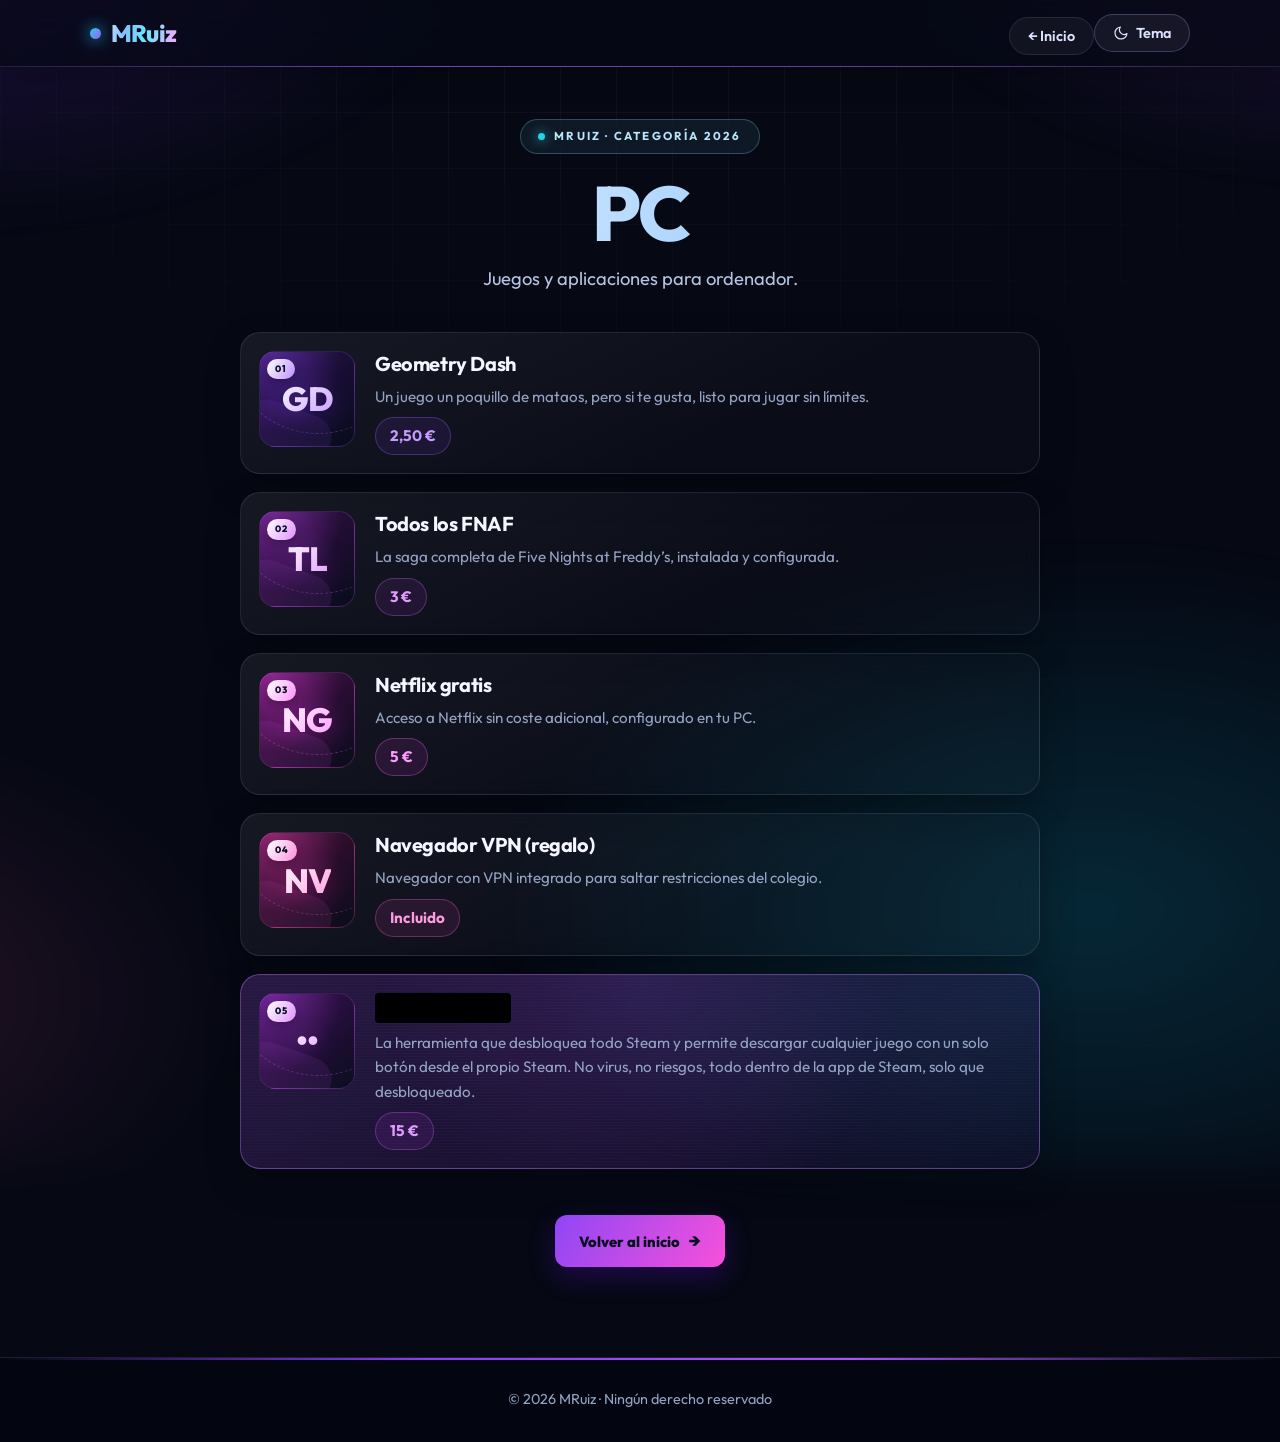
<file: pc.html>
<!DOCTYPE html>
<html lang="es">

<head>
  <base target="_top">

  <meta charset="UTF-8">
  <script src="assets/theme-init.js"></script>
  <meta name="viewport" content="width=device-width, initial-scale=1.0">
  <meta name="theme-color" content="#060914">

  <title>PC - MRuiz</title>
  <link rel="icon" type="image/png" href="favicon.png">
  <link rel="stylesheet" href="assets/category-style.css">
  <link rel="stylesheet" href="assets/global-theme.css">
</head>

<body style="--hue: 265">
  <header id="inici">
    <nav>
      <div class="logo">MRuiz</div>

      <div>
        <a href="index.html">← Inicio</a>
      </div>
    </nav>
  </header>

  <main>
    <section class="titol-seccio">
      <div class="eyebrow"><span></span> MRUIZ · CATEGORÍA 2026</div>

      <h2>PC</h2>
      <p>
        Juegos y aplicaciones para ordenador.
      </p>
    </section>

    <div class="detalls-categoria">
      <!-- Geometry Dash -->
      <article class="servei">
        <h3>Geometry Dash</h3>
        <p>
          Un juego un poquillo de mataos, pero si te gusta, listo para jugar sin límites.
        </p>
        <div class="preu">2,50 €</div>
      </article>

      <!-- FNAFs -->
      <article class="servei">
        <h3>Todos los FNAF</h3>
        <p>
          La saga completa de Five Nights at Freddy’s, instalada y configurada.
        </p>
        <div class="preu">3 €</div>
      </article>

      <!-- Netflix gratis -->
      <article class="servei">
        <h3>Netflix gratis</h3>
        <p>
          Acceso a Netflix sin coste adicional, configurado en tu PC.
        </p>
        <div class="preu">5 €</div>
      </article>

      <!-- Navegador VPN -->
      <article class="servei">
        <h3>Navegador VPN (regalo)</h3>
        <p>
          Navegador con VPN integrado para saltar restricciones del colegio.
        </p>
        <div class="preu">Incluido</div>
      </article>

      <!-- Eina Nether -->
      <article class="servei nether">
        <h3>
          <span class="nom-censurat">████████</span>
        </h3>
        <p>
          La herramienta que desbloquea todo Steam y permite descargar cualquier juego con un solo botón desde el propio Steam.
          No virus, no riesgos, todo dentro de la app de Steam, solo que desbloqueado.
        </p>
        <div class="preu">15 €</div>
      </article>
    </div>

    <div class="volver-container">
      <a href="index.html" class="boto-tornar">
        Volver al inicio
      </a>
    </div>
  </main>

  <button type="button" id="scroll-top" class="scroll-top" aria-label="Volver arriba">↑</button>

  <footer>
    © 2026 MRuiz · Ningún derecho reservado
  </footer>

  <script src="assets/category-style.js"></script>
  <script src="assets/theme-toggle.js"></script>
</body>

</html>
</file>
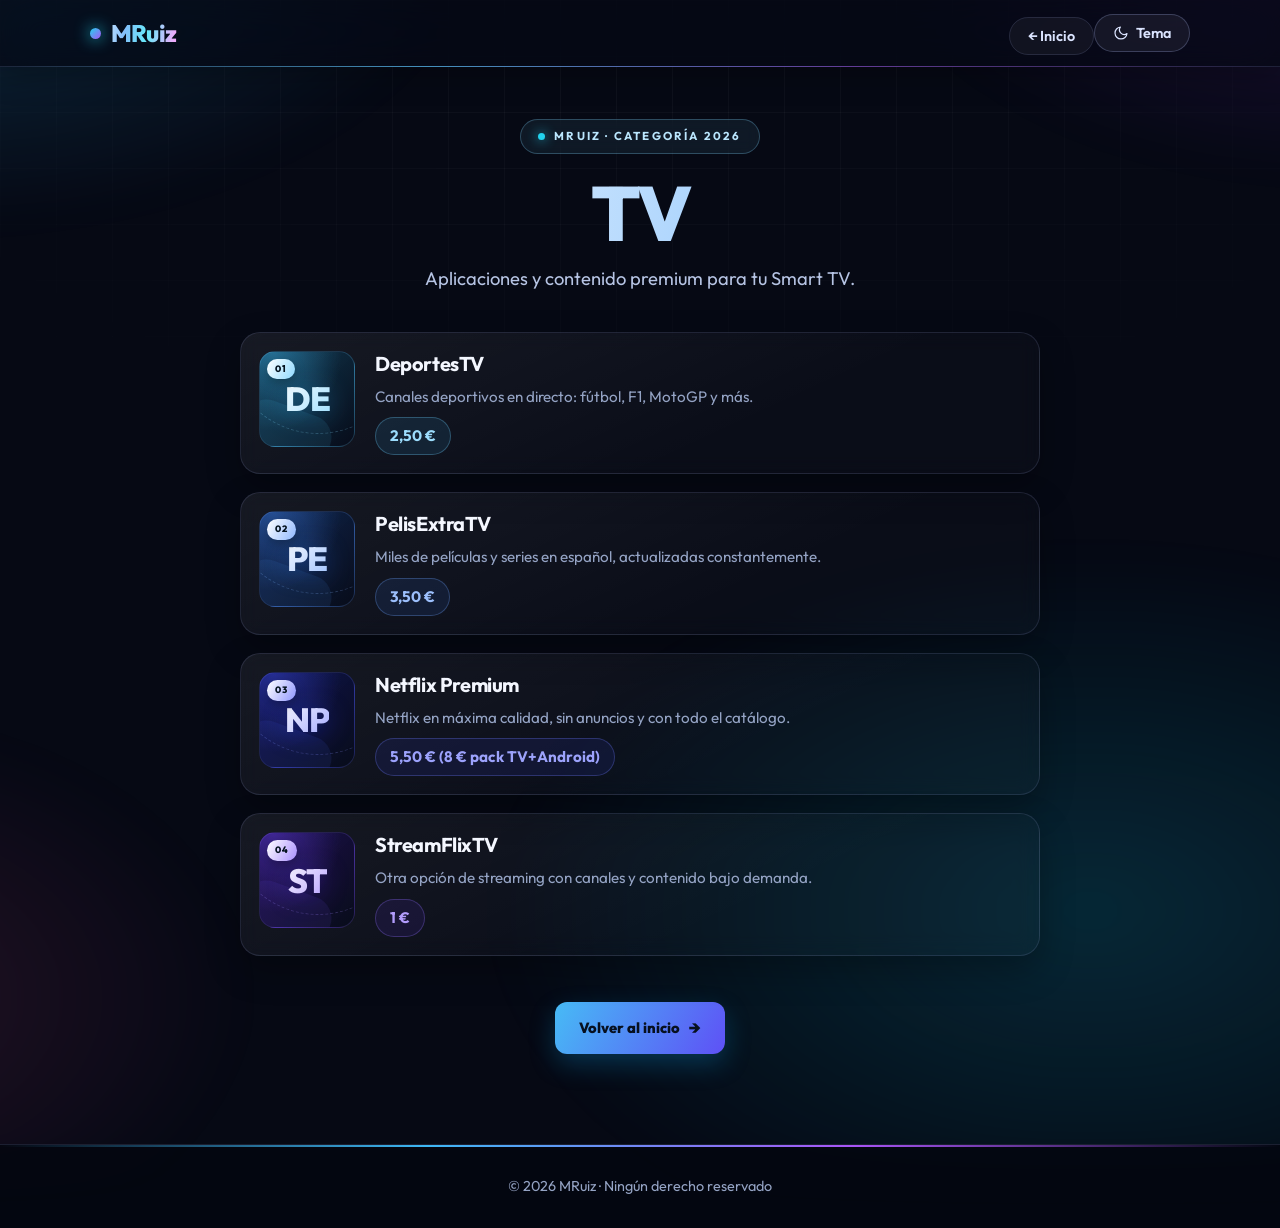
<file: tv.html>
<!DOCTYPE html>
<html lang="es">

<head>
  <base target="_top">

  <meta charset="UTF-8">
  <script src="assets/theme-init.js"></script>
  <meta name="viewport" content="width=device-width, initial-scale=1.0">
  <meta name="theme-color" content="#060914">

  <title>TV - MRuiz</title>
  <link rel="icon" type="image/png" href="favicon.png">
  <link rel="stylesheet" href="assets/category-style.css">
  <link rel="stylesheet" href="assets/global-theme.css">
</head>

<body style="--hue: 200">
  <header id="inici">
    <nav>
      <div class="logo">MRuiz</div>

      <div>
        <a href="index.html">← Inicio</a>
      </div>
    </nav>
  </header>

  <main>
    <section class="titol-seccio">
      <div class="eyebrow"><span></span> MRUIZ · CATEGORÍA 2026</div>

      <h2>TV</h2>
      <p>
        Aplicaciones y contenido premium para tu Smart TV.
      </p>
    </section>

    <div class="detalls-categoria">
      <!-- DeportesTV -->
      <article class="servei">
        <h3>DeportesTV</h3>
        <p>
          Canales deportivos en directo: fútbol, F1, MotoGP y más.
        </p>
        <div class="preu">2,50 €</div>
      </article>

      <!-- PelisExtraTV -->
      <article class="servei">
        <h3>PelisExtraTV</h3>
        <p>
          Miles de películas y series en español, actualizadas constantemente.
        </p>
        <div class="preu">3,50 €</div>
      </article>

      <!-- Netflix Premium -->
      <article class="servei">
        <h3>Netflix Premium</h3>
        <p>
          Netflix en máxima calidad, sin anuncios y con todo el catálogo.
        </p>
        <div class="preu">5,50 € (8 € pack TV+Android)</div>
      </article>

      <!-- StreamFlixTV -->
      <article class="servei">
        <h3>StreamFlixTV</h3>
        <p>
          Otra opción de streaming con canales y contenido bajo demanda.
        </p>
        <div class="preu">1 €</div>
      </article>
    </div>

    <div class="volver-container">
      <a href="index.html" class="boto-tornar">
        Volver al inicio
      </a>
    </div>
  </main>

  <button type="button" id="scroll-top" class="scroll-top" aria-label="Volver arriba">↑</button>

  <footer>
    © 2026 MRuiz · Ningún derecho reservado
  </footer>

  <script src="assets/category-style.js"></script>
  <script src="assets/theme-toggle.js"></script>
</body>

</html>
</file>
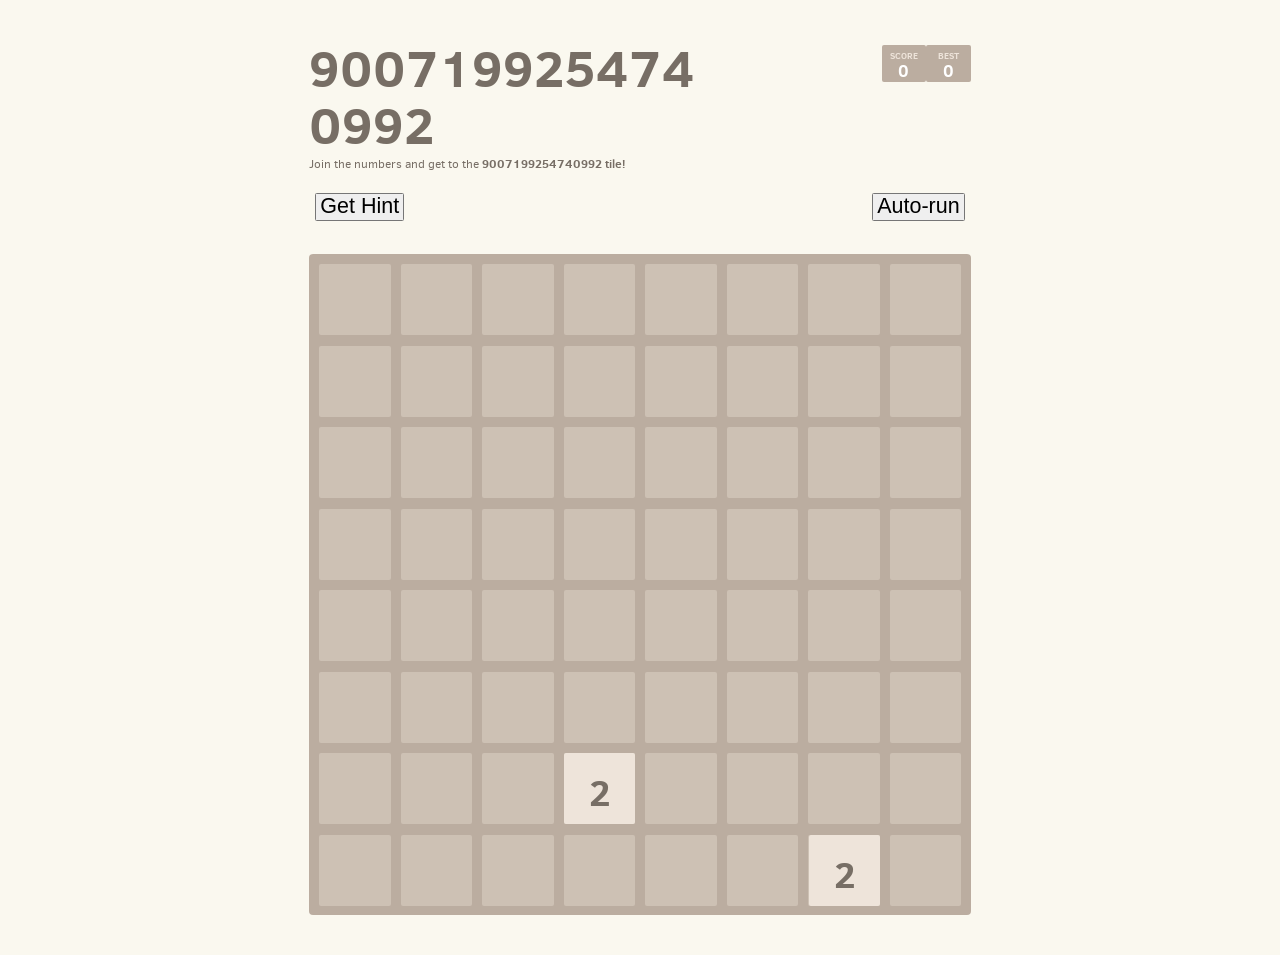
<file: games/9007199254740992.html>
<!doctype html>

<!-- Added by blocketboy3463 -->

<meta http-equiv="Content-Type" content="text/html; charset=UTF-8">


<style>

@font-face {
  font-family: "Clear Sans";
  src: url("ClearSans-Light-webfont.eot");
  src: url("ClearSans-Light-webfont.eot?#iefix") format("embedded-opentype"),
    url("ClearSans-Light-webfont.svg#clear_sans_lightregular") format("svg"),
    url("ClearSans-Light-webfont.woff") format("woff");
  font-weight: 200;
  font-style: normal;
}

@font-face {
  font-family: "Clear Sans";
  src: url("ClearSans-Regular-webfont.eot");
  src: url("ClearSans-Regular-webfont.eot?#iefix") format("embedded-opentype"),
    url("ClearSans-Regular-webfont.svg#clear_sansregular") format("svg"),
    url("[data-uri]") format("woff");
  font-weight: normal;
  font-style: normal;
}

@font-face {
  font-family: "Clear Sans";
  src: url("ClearSans-Bold-webfont.eot");
  src: url("ClearSans-Bold-webfont.eot?#iefix") format("embedded-opentype"),
    url("ClearSans-Bold-webfont.svg#clear_sansbold") format("svg"),
    url("[data-uri]") format("woff");
  font-weight: 700;
  font-style: normal;
}
 
 

html,
body {
  margin: 0;
  padding: 0;
  background: #faf8ef;
  color: #776e65;
  font-family: "Clear Sans", "Helvetica Neue", Arial, sans-serif;
  font-size: 18px;
  overflow-x: hidden;
}

body {
  margin: 40px 0;
}

.heading:after {
  content: "";
  display: block;
  clear: both;
}

h1.title {
  font-size: clamp(20px, 6vw, 80px);
  font-weight: bold;
  margin: 0;
  display: block;
  float: left;
  max-width: 60%;
  line-height: 1.1;
  word-break: break-all;
}

@-webkit-keyframes move-up {
  0% {
    top: 25px;
    opacity: 1;
  }

  100% {
    top: -50px;
    opacity: 0;
  }
}

@-moz-keyframes move-up {
  0% {
    top: 25px;
    opacity: 1;
  }

  100% {
    top: -50px;
    opacity: 0;
  }
}

@keyframes move-up {
  0% {
    top: 25px;
    opacity: 1;
  }

  100% {
    top: -50px;
    opacity: 0;
  }
}

.scores-container {
  float: right;
  text-align: right;
}

.score-container,
.best-container {
  position: relative;
  display: inline-block;
  background: #bbada0;
  padding: 15px 25px;
  font-size: 25px;
  height: 25px;
  line-height: 47px;
  font-weight: bold;
  border-radius: 3px;
  color: white;
  margin-top: 8px;
  text-align: center;
}

.score-container:after,
.best-container:after {
  position: absolute;
  width: 100%;
  top: 10px;
  left: 0;
  text-transform: uppercase;
  font-size: 13px;
  line-height: 13px;
  text-align: center;
  color: #eee4da;
}

.score-container .score-addition,
.best-container .score-addition {
  position: absolute;
  right: 30px;
  color: red;
  font-size: 25px;
  line-height: 25px;
  font-weight: bold;
  color: rgba(119, 110, 101, 0.9);
  z-index: 100;
  -webkit-animation: move-up 600ms ease-in;
  -moz-animation: move-up 600ms ease-in;
  -webkit-animation-fill-mode: both;
  -moz-animation-fill-mode: both;
}

.score-container:after {
  content: "Score";
}

.best-container:after {
  content: "Best";
}

p {
  margin-top: 0;
  margin-bottom: 10px;
  line-height: 1.65;
}

a {
  color: #776e65;
  font-weight: bold;
  text-decoration: underline;
  cursor: pointer;
}

strong.important {
  text-transform: uppercase;
}

hr {
  border: none;
  border-bottom: 1px solid #d8d4d0;
  margin-top: 20px;
  margin-bottom: 30px;
}

.container {
  width: 984px;
  max-width: 100%;
  margin: 0 auto;
  transform-origin: top center;
}

@-webkit-keyframes fade-in {
  0% {
    opacity: 0;
  }

  100% {
    opacity: 1;
  }
}

@-moz-keyframes fade-in {
  0% {
    opacity: 0;
  }

  100% {
    opacity: 1;
  }
}

@keyframes fade-in {
  0% {
    opacity: 0;
  }

  100% {
    opacity: 1;
  }
}

.game-container {
  margin-top: 40px;
  position: relative;
  padding: 15px;
  cursor: default;
  -webkit-touch-callout: none;
  -webkit-user-select: none;
  -moz-user-select: none;
  background: #bbada0;
  border-radius: 6px;
  width: 984px;
  height: 984px;
  -webkit-box-sizing: border-box;
  -moz-box-sizing: border-box;
  box-sizing: border-box;
}

.game-container .game-message {
  display: none;
  position: absolute;
  top: 0;
  right: 0;
  bottom: 0;
  left: 0;
  background: rgba(238, 228, 218, 0.5);
  z-index: 100;
  text-align: center;
  -webkit-animation: fade-in 800ms ease 1200ms;
  -moz-animation: fade-in 800ms ease 1200ms;
  -webkit-animation-fill-mode: both;
  -moz-animation-fill-mode: both;
}

.game-container .game-message p {
  font-size: 60px;
  font-weight: bold;
  height: 60px;
  line-height: 60px;
  margin-top: 222px;
}

.game-container .game-message .lower {
  display: block;
  margin-top: 59px;
}

.game-container .game-message a {
  display: inline-block;
  background: #8f7a66;
  border-radius: 3px;
  padding: 0 20px;
  text-decoration: none;
  color: #f9f6f2;
  height: 40px;
  line-height: 42px;
  margin-left: 9px;
}

.game-container .game-message.game-won {
  background: rgba(237, 194, 46, 0.5);
  color: #f9f6f2;
}

.game-container .game-message.game-won,
.game-container .game-message.game-over {
  display: block;
}

.grid-container {
  position: absolute;
  z-index: 1;
}

.grid-row {
  margin-bottom: 15px;
}

.grid-row:last-child {
  margin-bottom: 0;
}

.grid-row:after {
  content: "";
  display: block;
  clear: both;
}

.grid-cell {
  width: 106.25px;
  height: 106.25px;
  margin-right: 15px;
  float: left;
  border-radius: 3px;
  background: rgba(238, 228, 218, 0.35);
}

.grid-cell:last-child {
  margin-right: 0;
}

.tile-container {
  position: absolute;
  z-index: 2;
}

.tile {
  width: 106.25px;
  height: 106.25px;
  line-height: 116.25px;
}

.tile.tile-position-1-1 {
  position: absolute;
  left: 0px;
  top: 0px;
}

.tile.tile-position-1-2 {
  position: absolute;
  left: 0px;
  top: 121px;
}

.tile.tile-position-1-3 {
  position: absolute;
  left: 0px;
  top: 243px;
}

.tile.tile-position-1-4 {
  position: absolute;
  left: 0px;
  top: 364px;
}

.tile.tile-position-1-5 {
  position: absolute;
  left: 0px;
  top: 485px;
}

.tile.tile-position-1-6 {
  position: absolute;
  left: 0px;
  top: 606px;
}

.tile.tile-position-1-7 {
  position: absolute;
  left: 0px;
  top: 728px;
}

.tile.tile-position-1-8 {
  position: absolute;
  left: 0px;
  top: 849px;
}

.tile.tile-position-2-1 {
  position: absolute;
  left: 121px;
  top: 0px;
}

.tile.tile-position-2-2 {
  position: absolute;
  left: 121px;
  top: 121px;
}

.tile.tile-position-2-3 {
  position: absolute;
  left: 121px;
  top: 243px;
}

.tile.tile-position-2-4 {
  position: absolute;
  left: 121px;
  top: 364px;
}

.tile.tile-position-2-5 {
  position: absolute;
  left: 121px;
  top: 485px;
}

.tile.tile-position-2-6 {
  position: absolute;
  left: 121px;
  top: 606px;
}

.tile.tile-position-2-7 {
  position: absolute;
  left: 121px;
  top: 728px;
}

.tile.tile-position-2-8 {
  position: absolute;
  left: 121px;
  top: 849px;
}

.tile.tile-position-3-1 {
  position: absolute;
  left: 243px;
  top: 0px;
}

.tile.tile-position-3-2 {
  position: absolute;
  left: 243px;
  top: 121px;
}

.tile.tile-position-3-3 {
  position: absolute;
  left: 243px;
  top: 243px;
}

.tile.tile-position-3-4 {
  position: absolute;
  left: 243px;
  top: 364px;
}

.tile.tile-position-3-5 {
  position: absolute;
  left: 243px;
  top: 485px;
}

.tile.tile-position-3-6 {
  position: absolute;
  left: 243px;
  top: 606px;
}

.tile.tile-position-3-7 {
  position: absolute;
  left: 243px;
  top: 728px;
}

.tile.tile-position-3-8 {
  position: absolute;
  left: 243px;
  top: 849px;
}

.tile.tile-position-4-1 {
  position: absolute;
  left: 364px;
  top: 0px;
}

.tile.tile-position-4-2 {
  position: absolute;
  left: 364px;
  top: 121px;
}

.tile.tile-position-4-3 {
  position: absolute;
  left: 364px;
  top: 243px;
}

.tile.tile-position-4-4 {
  position: absolute;
  left: 364px;
  top: 364px;
}

.tile.tile-position-4-5 {
  position: absolute;
  left: 364px;
  top: 485px;
}

.tile.tile-position-4-6 {
  position: absolute;
  left: 364px;
  top: 606px;
}

.tile.tile-position-4-7 {
  position: absolute;
  left: 364px;
  top: 728px;
}

.tile.tile-position-4-8 {
  position: absolute;
  left: 364px;
  top: 849px;
}

.tile.tile-position-5-1 {
  position: absolute;
  left: 485px;
  top: 0px;
}

.tile.tile-position-5-2 {
  position: absolute;
  left: 485px;
  top: 121px;
}

.tile.tile-position-5-3 {
  position: absolute;
  left: 485px;
  top: 243px;
}

.tile.tile-position-5-4 {
  position: absolute;
  left: 485px;
  top: 364px;
}

.tile.tile-position-5-5 {
  position: absolute;
  left: 485px;
  top: 485px;
}

.tile.tile-position-5-6 {
  position: absolute;
  left: 485px;
  top: 606px;
}

.tile.tile-position-5-7 {
  position: absolute;
  left: 485px;
  top: 728px;
}

.tile.tile-position-5-8 {
  position: absolute;
  left: 485px;
  top: 849px;
}

.tile.tile-position-6-1 {
  position: absolute;
  left: 606px;
  top: 0px;
}

.tile.tile-position-6-2 {
  position: absolute;
  left: 606px;
  top: 121px;
}

.tile.tile-position-6-3 {
  position: absolute;
  left: 606px;
  top: 243px;
}

.tile.tile-position-6-4 {
  position: absolute;
  left: 606px;
  top: 364px;
}

.tile.tile-position-6-5 {
  position: absolute;
  left: 606px;
  top: 485px;
}

.tile.tile-position-6-6 {
  position: absolute;
  left: 606px;
  top: 606px;
}

.tile.tile-position-6-7 {
  position: absolute;
  left: 606px;
  top: 728px;
}

.tile.tile-position-6-8 {
  position: absolute;
  left: 606px;
  top: 849px;
}

.tile.tile-position-7-1 {
  position: absolute;
  left: 728px;
  top: 0px;
}

.tile.tile-position-7-2 {
  position: absolute;
  left: 728px;
  top: 121px;
}

.tile.tile-position-7-3 {
  position: absolute;
  left: 728px;
  top: 243px;
}

.tile.tile-position-7-4 {
  position: absolute;
  left: 728px;
  top: 364px;
}

.tile.tile-position-7-5 {
  position: absolute;
  left: 728px;
  top: 485px;
}

.tile.tile-position-7-6 {
  position: absolute;
  left: 728px;
  top: 606px;
}

.tile.tile-position-7-7 {
  position: absolute;
  left: 728px;
  top: 728px;
}

.tile.tile-position-7-8 {
  position: absolute;
  left: 728px;
  top: 849px;
}

.tile.tile-position-8-1 {
  position: absolute;
  left: 849px;
  top: 0px;
}

.tile.tile-position-8-2 {
  position: absolute;
  left: 849px;
  top: 121px;
}

.tile.tile-position-8-3 {
  position: absolute;
  left: 849px;
  top: 243px;
}

.tile.tile-position-8-4 {
  position: absolute;
  left: 849px;
  top: 364px;
}

.tile.tile-position-8-5 {
  position: absolute;
  left: 849px;
  top: 485px;
}

.tile.tile-position-8-6 {
  position: absolute;
  left: 849px;
  top: 606px;
}

.tile.tile-position-8-7 {
  position: absolute;
  left: 849px;
  top: 728px;
}

.tile.tile-position-8-8 {
  position: absolute;
  left: 849px;
  top: 849px;
}

.tile {
  border-radius: 3px;
  background: #eee4da;
  text-align: center;
  font-weight: bold;
  z-index: 10;
  font-size: 55px;
  -webkit-transition: 100ms ease-in-out;
  -moz-transition: 100ms ease-in-out;
  -webkit-transition-property: top, left;
  -moz-transition-property: top, left;
}

.tile.tile-2 {
  background: #eee4da;
  box-shadow: 0 0 30px 10px rgba(243, 215, 116, 0), inset 0 0 0 1px rgba(255, 255, 255, 0);
}

.tile.tile-4 {
  background: #ede0c8;
  box-shadow: 0 0 30px 10px rgba(243, 215, 116, 0), inset 0 0 0 1px rgba(255, 255, 255, 0);
}

.tile.tile-8 {
  color: #f9f6f2;
  background: #f2b179;
}

.tile.tile-16 {
  color: #f9f6f2;
  background: #f59563;
}

.tile.tile-32 {
  color: #f9f6f2;
  background: #f67c5f;
}

.tile.tile-64 {
  color: #f9f6f2;
  background: #f65e3b;
}

.tile.tile-128 {
  color: #f9f6f2;
  background: #edcf72;
  box-shadow: 0 0 30px 10px rgba(243, 215, 116, 0.2381), inset 0 0 0 1px rgba(255, 255, 255, 0.14286);
  font-size: 45px;
}

@media screen and (max-width: 480px) {
  .tile.tile-128 {
    font-size: 25px;
  }
}

.tile.tile-256 {
  color: #f9f6f2;
  background: #edcc61;
  box-shadow: 0 0 30px 10px rgba(243, 215, 116, 0.31746), inset 0 0 0 1px rgba(255, 255, 255, 0.19048);
  font-size: 45px;
}

@media screen and (max-width: 480px) {
  .tile.tile-256 {
    font-size: 25px;
  }
}

.tile.tile-512 {
  color: #f9f6f2;
  background: #edc850;
  box-shadow: 0 0 30px 10px rgba(243, 215, 116, 0.39683), inset 0 0 0 1px rgba(255, 255, 255, 0.2381);
  font-size: 45px;
}

@media screen and (max-width: 480px) {
  .tile.tile-512 {
    font-size: 25px;
  }
}

.tile.tile-1024 {
  color: #f9f6f2;
  background: #edc53f;
  box-shadow: 0 0 30px 10px rgba(243, 215, 116, 0.47619), inset 0 0 0 1px rgba(255, 255, 255, 0.28571);
  font-size: 35px;
}

@media screen and (max-width: 480px) {
  .tile.tile-1024 {
    font-size: 15px;
  }
}

.tile.tile-2048 {
  color: #f9f6f2;
  background: #edc22e;
  box-shadow: 0 0 30px 10px rgba(243, 215, 116, 0.55556), inset 0 0 0 1px rgba(255, 255, 255, 0.33333);
  font-size: 35px;
}

@media screen and (max-width: 480px) {
  .tile.tile-2048 {
    font-size: 15px;
  }
}

.tile.tile-4096 {
  color: #f9f6f2;
  background: #ebb914;
  box-shadow: 0 0 30px 10px rgba(243, 215, 116, 0.63556), inset 0 0 0 1px rgba(255, 255, 255, 0.33333);
  font-size: 35px;
}

@media screen and (max-width: 480px) {
  .tile.tile-4096 {
    font-size: 15px;
  }
}

.tile.tile-8192 {
  color: #f9f6f2;
  background: #d3a612;
  box-shadow: 0 0 30px 10px rgba(243, 215, 116, 0.71556), inset 0 0 0 1px rgba(255, 255, 255, 0.33333);
  font-size: 35px;
}

@media screen and (max-width: 480px) {
  .tile.tile-8192 {
    font-size: 15px;
  }
}

.tile.tile-16384 {
  color: #f9f6f2;
  background: #bc9410;
  box-shadow: 0 0 30px 10px rgba(243, 215, 116, 0.79556), inset 0 0 0 1px rgba(255, 255, 255, 0.33333);
  font-size: 30px;
}

@media screen and (max-width: 480px) {
  .tile.tile-16384 {
    font-size: 10px;
  }
}

.tile.tile-32768 {
  color: #f9f6f2;
  background: #bc9410;
  box-shadow: 0 0 30px 10px rgba(243, 215, 116, 0.79556), inset 0 0 0 1px rgba(255, 255, 255, 0.33333);
  font-size: 30px;
}

@media screen and (max-width: 480px) {
  .tile.tile-32768 {
    font-size: 10px;
  }
}

.tile.tile-65536 {
  color: #f9f6f2;
  background: #bc9410;
  box-shadow: 0 0 30px 10px rgba(243, 215, 116, 0.79556), inset 0 0 0 1px rgba(255, 255, 255, 0.33333);
  font-size: 30px;
}

@media screen and (max-width: 480px) {
  .tile.tile-65536 {
    font-size: 10px;
  }
}

.tile.tile-131072 {
  color: #f9f6f2;
  background: #bc9410;
  box-shadow: 0 0 30px 10px rgba(243, 215, 116, 0.79556), inset 0 0 0 1px rgba(255, 255, 255, 0.33333);
  font-size: 30px;
}

@media screen and (max-width: 480px) {
  .tile.tile-131072 {
    font-size: 10px;
  }
}

.tile.tile-262144 {
  color: #f9f6f2;
  background: #bc9410;
  box-shadow: 0 0 30px 10px rgba(243, 215, 116, 0.79556), inset 0 0 0 1px rgba(255, 255, 255, 0.33333);
  font-size: 30px;
}

@media screen and (max-width: 480px) {
  .tile.tile-262144 {
    font-size: 10px;
  }
}

.tile.tile-524288 {
  color: #f9f6f2;
  background: #bc9410;
  box-shadow: 0 0 30px 10px rgba(243, 215, 116, 0.79556), inset 0 0 0 1px rgba(255, 255, 255, 0.33333);
  font-size: 30px;
}

@media screen and (max-width: 480px) {
  .tile.tile-523288 {
    font-size: 10px;
  }
}

.tile.tile-1048576 {
  color: #f9f6f2;
  background: #bc9410;
  box-shadow: 0 0 30px 10px rgba(243, 215, 116, 0.79556), inset 0 0 0 1px rgba(255, 255, 255, 0.33333);
  font-size: 23px;
}

@media screen and (max-width: 480px) {
  .tile.tile-1048576 {
    font-size: 5px;
  }
}

@-webkit-keyframes appear {
  0% {
    opacity: 0;
    -webkit-transform: scale(0);
    -moz-transform: scale(0);
  }

  100% {
    opacity: 1;
    -webkit-transform: scale(1);
    -moz-transform: scale(1);
  }
}

@-moz-keyframes appear {
  0% {
    opacity: 0;
    -webkit-transform: scale(0);
    -moz-transform: scale(0);
  }

  100% {
    opacity: 1;
    -webkit-transform: scale(1);
    -moz-transform: scale(1);
  }
}

@keyframes appear {
  0% {
    opacity: 0;
    -webkit-transform: scale(0);
    -moz-transform: scale(0);
  }

  100% {
    opacity: 1;
    -webkit-transform: scale(1);
    -moz-transform: scale(1);
  }
}

.tile-new {
  -webkit-animation: appear 200ms ease 100ms;
  -moz-animation: appear 200ms ease 100ms;
  -webkit-animation-fill-mode: both;
  -moz-animation-fill-mode: both;
}

@-webkit-keyframes pop {
  0% {
    -webkit-transform: scale(0);
    -moz-transform: scale(0);
  }

  50% {
    -webkit-transform: scale(1.2);
    -moz-transform: scale(1.2);
  }

  100% {
    -webkit-transform: scale(1);
    -moz-transform: scale(1);
  }
}

@-moz-keyframes pop {
  0% {
    -webkit-transform: scale(0);
    -moz-transform: scale(0);
  }

  50% {
    -webkit-transform: scale(1.2);
    -moz-transform: scale(1.2);
  }

  100% {
    -webkit-transform: scale(1);
    -moz-transform: scale(1);
  }
}

@keyframes pop {
  0% {
    -webkit-transform: scale(0);
    -moz-transform: scale(0);
  }

  50% {
    -webkit-transform: scale(1.2);
    -moz-transform: scale(1.2);
  }

  100% {
    -webkit-transform: scale(1);
    -moz-transform: scale(1);
  }
}

.tile-merged {
  z-index: 20;
  -webkit-animation: pop 200ms ease 100ms;
  -moz-animation: pop 200ms ease 100ms;
  -webkit-animation-fill-mode: both;
  -moz-animation-fill-mode: both;
}

.game-intro {
  margin-bottom: 0;
}

.game-explanation {
  margin-top: 50px;
}

@media screen and (max-width: 480px) {

  html,
  body {
    font-size: 15px;
  }

  body {
    margin: 20px 0;
    padding: 0 20px;
  }

  h1.title {
    font-size: 27px;
    margin-top: 15px;
  }

  .container {
    width: 550px;
    margin: 0 auto;
  }

  .score-container,
  .best-container {
    margin-top: 0;
    padding: 15px 10px;
    min-width: 40px;
  }

  .heading {
    margin-bottom: 10px;
  }

  .game-container {
    margin-top: 40px;
    position: relative;
    padding: 10px;
    cursor: default;
    -webkit-touch-callout: none;
    -webkit-user-select: none;
    -moz-user-select: none;
    background: #bbada0;
    border-radius: 6px;
    width: 550px;
    height: 550px;
    -webkit-box-sizing: border-box;
    -moz-box-sizing: border-box;
    box-sizing: border-box;
  }

  .game-container .game-message {
    display: none;
    position: absolute;
    top: 0;
    right: 0;
    bottom: 0;
    left: 0;
    background: rgba(238, 228, 218, 0.5);
    z-index: 100;
    text-align: center;
    -webkit-animation: fade-in 800ms ease 1200ms;
    -moz-animation: fade-in 800ms ease 1200ms;
    -webkit-animation-fill-mode: both;
    -moz-animation-fill-mode: both;
  }

  .game-container .game-message p {
    font-size: 60px;
    font-weight: bold;
    height: 60px;
    line-height: 60px;
    margin-top: 222px;
  }

  .game-container .game-message .lower {
    display: block;
    margin-top: 59px;
  }

  .game-container .game-message a {
    display: inline-block;
    background: #8f7a66;
    border-radius: 3px;
    padding: 0 20px;
    text-decoration: none;
    color: #f9f6f2;
    height: 40px;
    line-height: 42px;
    margin-left: 9px;
  }

  .game-container .game-message.game-won {
    background: rgba(237, 194, 46, 0.5);
    color: #f9f6f2;
  }

  .game-container .game-message.game-won,
  .game-container .game-message.game-over {
    display: block;
  }

  .grid-container {
    position: absolute;
    z-index: 1;
  }

  .grid-row {
    margin-bottom: 10px;
  }

  .grid-row:last-child {
    margin-bottom: 0;
  }

  .grid-row:after {
    content: "";
    display: block;
    clear: both;
  }

  .grid-cell {
    width: 57.5px;
    height: 57.5px;
    margin-right: 10px;
    float: left;
    border-radius: 3px;
    background: rgba(238, 228, 218, 0.35);
  }

  .grid-cell:last-child {
    margin-right: 0;
  }

  .tile-container {
    position: absolute;
    z-index: 2;
  }

  .tile {
    width: 57.5px;
    height: 57.5px;
    line-height: 67.5px;
  }

  .tile.tile-position-1-1 {
    position: absolute;
    left: 0px;
    top: 0px;
  }

  .tile.tile-position-1-2 {
    position: absolute;
    left: 0px;
    top: 68px;
  }

  .tile.tile-position-1-3 {
    position: absolute;
    left: 0px;
    top: 135px;
  }

  .tile.tile-position-1-4 {
    position: absolute;
    left: 0px;
    top: 203px;
  }

  .tile.tile-position-1-5 {
    position: absolute;
    left: 0px;
    top: 270px;
  }

  .tile.tile-position-1-6 {
    position: absolute;
    left: 0px;
    top: 338px;
  }

  .tile.tile-position-1-7 {
    position: absolute;
    left: 0px;
    top: 405px;
  }

  .tile.tile-position-1-8 {
    position: absolute;
    left: 0px;
    top: 473px;
  }

  .tile.tile-position-2-1 {
    position: absolute;
    left: 68px;
    top: 0px;
  }

  .tile.tile-position-2-2 {
    position: absolute;
    left: 68px;
    top: 68px;
  }

  .tile.tile-position-2-3 {
    position: absolute;
    left: 68px;
    top: 135px;
  }

  .tile.tile-position-2-4 {
    position: absolute;
    left: 68px;
    top: 203px;
  }

  .tile.tile-position-2-5 {
    position: absolute;
    left: 68px;
    top: 270px;
  }

  .tile.tile-position-2-6 {
    position: absolute;
    left: 68px;
    top: 338px;
  }

  .tile.tile-position-2-7 {
    position: absolute;
    left: 68px;
    top: 405px;
  }

  .tile.tile-position-2-8 {
    position: absolute;
    left: 68px;
    top: 473px;
  }

  .tile.tile-position-3-1 {
    position: absolute;
    left: 135px;
    top: 0px;
  }

  .tile.tile-position-3-2 {
    position: absolute;
    left: 135px;
    top: 68px;
  }

  .tile.tile-position-3-3 {
    position: absolute;
    left: 135px;
    top: 135px;
  }

  .tile.tile-position-3-4 {
    position: absolute;
    left: 135px;
    top: 203px;
  }

  .tile.tile-position-3-5 {
    position: absolute;
    left: 135px;
    top: 270px;
  }

  .tile.tile-position-3-6 {
    position: absolute;
    left: 135px;
    top: 338px;
  }

  .tile.tile-position-3-7 {
    position: absolute;
    left: 135px;
    top: 405px;
  }

  .tile.tile-position-3-8 {
    position: absolute;
    left: 135px;
    top: 473px;
  }

  .tile.tile-position-4-1 {
    position: absolute;
    left: 203px;
    top: 0px;
  }

  .tile.tile-position-4-2 {
    position: absolute;
    left: 203px;
    top: 68px;
  }

  .tile.tile-position-4-3 {
    position: absolute;
    left: 203px;
    top: 135px;
  }

  .tile.tile-position-4-4 {
    position: absolute;
    left: 203px;
    top: 203px;
  }

  .tile.tile-position-4-5 {
    position: absolute;
    left: 203px;
    top: 270px;
  }

  .tile.tile-position-4-6 {
    position: absolute;
    left: 203px;
    top: 338px;
  }

  .tile.tile-position-4-7 {
    position: absolute;
    left: 203px;
    top: 405px;
  }

  .tile.tile-position-4-8 {
    position: absolute;
    left: 203px;
    top: 473px;
  }

  .tile.tile-position-5-1 {
    position: absolute;
    left: 270px;
    top: 0px;
  }

  .tile.tile-position-5-2 {
    position: absolute;
    left: 270px;
    top: 68px;
  }

  .tile.tile-position-5-3 {
    position: absolute;
    left: 270px;
    top: 135px;
  }

  .tile.tile-position-5-4 {
    position: absolute;
    left: 270px;
    top: 203px;
  }

  .tile.tile-position-5-5 {
    position: absolute;
    left: 270px;
    top: 270px;
  }

  .tile.tile-position-5-6 {
    position: absolute;
    left: 270px;
    top: 338px;
  }

  .tile.tile-position-5-7 {
    position: absolute;
    left: 270px;
    top: 405px;
  }

  .tile.tile-position-5-8 {
    position: absolute;
    left: 270px;
    top: 473px;
  }

  .tile.tile-position-6-1 {
    position: absolute;
    left: 338px;
    top: 0px;
  }

  .tile.tile-position-6-2 {
    position: absolute;
    left: 338px;
    top: 68px;
  }

  .tile.tile-position-6-3 {
    position: absolute;
    left: 338px;
    top: 135px;
  }

  .tile.tile-position-6-4 {
    position: absolute;
    left: 338px;
    top: 203px;
  }

  .tile.tile-position-6-5 {
    position: absolute;
    left: 338px;
    top: 270px;
  }

  .tile.tile-position-6-6 {
    position: absolute;
    left: 338px;
    top: 338px;
  }

  .tile.tile-position-6-7 {
    position: absolute;
    left: 338px;
    top: 405px;
  }

  .tile.tile-position-6-8 {
    position: absolute;
    left: 338px;
    top: 473px;
  }

  .tile.tile-position-7-1 {
    position: absolute;
    left: 405px;
    top: 0px;
  }

  .tile.tile-position-7-2 {
    position: absolute;
    left: 405px;
    top: 68px;
  }

  .tile.tile-position-7-3 {
    position: absolute;
    left: 405px;
    top: 135px;
  }

  .tile.tile-position-7-4 {
    position: absolute;
    left: 405px;
    top: 203px;
  }

  .tile.tile-position-7-5 {
    position: absolute;
    left: 405px;
    top: 270px;
  }

  .tile.tile-position-7-6 {
    position: absolute;
    left: 405px;
    top: 338px;
  }

  .tile.tile-position-7-7 {
    position: absolute;
    left: 405px;
    top: 405px;
  }

  .tile.tile-position-7-8 {
    position: absolute;
    left: 405px;
    top: 473px;
  }

  .tile.tile-position-8-1 {
    position: absolute;
    left: 473px;
    top: 0px;
  }

  .tile.tile-position-8-2 {
    position: absolute;
    left: 473px;
    top: 68px;
  }

  .tile.tile-position-8-3 {
    position: absolute;
    left: 473px;
    top: 135px;
  }

  .tile.tile-position-8-4 {
    position: absolute;
    left: 473px;
    top: 203px;
  }

  .tile.tile-position-8-5 {
    position: absolute;
    left: 473px;
    top: 270px;
  }

  .tile.tile-position-8-6 {
    position: absolute;
    left: 473px;
    top: 338px;
  }

  .tile.tile-position-8-7 {
    position: absolute;
    left: 473px;
    top: 405px;
  }

  .tile.tile-position-8-8 {
    position: absolute;
    left: 473px;
    top: 473px;
  }

  .game-container {
    margin-top: 20px;
  }

  .tile {
    font-size: 35px;
  }

  .game-message p {
    font-size: 30px !important;
    height: 30px !important;
    line-height: 30px !important;
    margin-top: 90px !important;
  }

  .game-message .lower {
    margin-top: 30px !important;
  }
}</style><style>.controls {
  margin-top: 1em;
  padding: 0.5em;
  overflow: auto;
}

.ai-button,
#feedback-container {
  font-size: xx-large;
}

#run-button-container {
  float: right;
}

#hint-button-container,
#feedback-container {
  float: left;
}

#feedback-container {
  margin-left: 1em;
  font-weight: bold;
}</style><meta name="HandheldFriendly" content="True"><meta name="MobileOptimized" content="320"><meta name="viewport" content="width=device-width,target-densitydpi=160dpi,initial-scale=1,maximum-scale=1,user-scalable=no"><div class="container"><div class="heading"><h1 class="title">9007199254740992</h1><div class="scores-container"><div class="score-container">392<div class="score-addition">+16</div></div><div class="best-container">0</div></div></div><p class="game-intro">Join the numbers and get to the <strong>9007199254740992 tile!</strong><div class="controls"><div id="hint-button-container"><button id="hint-button" class="ai-button">Get Hint</button></div><div id="feedback-container"></div><div id="run-button-container"><button id="run-button" class="ai-button">Auto-run</button></div></div><div class="game-container"><div class="game-message"><p><div class="lower"><a class="retry-button">Try again</a><div class="score-sharing"></div></div></div><div class="grid-container"><div class="grid-row"><div class="grid-cell"></div><div class="grid-cell"></div><div class="grid-cell"></div><div class="grid-cell"></div><div class="grid-cell"></div><div class="grid-cell"></div><div class="grid-cell"></div><div class="grid-cell"></div></div><div class="grid-row"><div class="grid-cell"></div><div class="grid-cell"></div><div class="grid-cell"></div><div class="grid-cell"></div><div class="grid-cell"></div><div class="grid-cell"></div><div class="grid-cell"></div><div class="grid-cell"></div></div><div class="grid-row"><div class="grid-cell"></div><div class="grid-cell"></div><div class="grid-cell"></div><div class="grid-cell"></div><div class="grid-cell"></div><div class="grid-cell"></div><div class="grid-cell"></div><div class="grid-cell"></div></div><div class="grid-row"><div class="grid-cell"></div><div class="grid-cell"></div><div class="grid-cell"></div><div class="grid-cell"></div><div class="grid-cell"></div><div class="grid-cell"></div><div class="grid-cell"></div><div class="grid-cell"></div></div><div class="grid-row"><div class="grid-cell"></div><div class="grid-cell"></div><div class="grid-cell"></div><div class="grid-cell"></div><div class="grid-cell"></div><div class="grid-cell"></div><div class="grid-cell"></div><div class="grid-cell"></div></div><div class="grid-row"><div class="grid-cell"></div><div class="grid-cell"></div><div class="grid-cell"></div><div class="grid-cell"></div><div class="grid-cell"></div><div class="grid-cell"></div><div class="grid-cell"></div><div class="grid-cell"></div></div><div class="grid-row"><div class="grid-cell"></div><div class="grid-cell"></div><div class="grid-cell"></div><div class="grid-cell"></div><div class="grid-cell"></div><div class="grid-cell"></div><div class="grid-cell"></div><div class="grid-cell"></div></div><div class="grid-row"><div class="grid-cell"></div><div class="grid-cell"></div><div class="grid-cell"></div><div class="grid-cell"></div><div class="grid-cell"></div><div class="grid-cell"></div><div class="grid-cell"></div><div class="grid-cell"></div></div></div><div class="tile-container"><div class="tile tile-2 tile-position-2-1">2</div><div class="tile tile-32 tile-position-3-1">32</div><div class="tile tile-8 tile-position-4-1">8</div><div class="tile tile-32 tile-position-5-1">32</div><div class="tile tile-16 tile-position-6-1">16</div><div class="tile tile-8 tile-position-6-2">8</div><div class="tile tile-2 tile-position-6-5 tile-new">2</div><div class="tile tile-4 tile-position-7-1">4</div><div class="tile tile-4 tile-position-7-1">4</div><div class="tile tile-8 tile-position-7-1 tile-merged">8</div><div class="tile tile-16 tile-position-7-2">16</div><div class="tile tile-2 tile-position-8-1">2</div><div class="tile tile-2 tile-position-8-1">2</div><div class="tile tile-4 tile-position-8-1 tile-merged">4</div><div class="tile tile-2 tile-position-8-2">2</div><div class="tile tile-2 tile-position-8-2">2</div><div class="tile tile-4 tile-position-8-2 tile-merged">4</div><div class="tile tile-2 tile-position-8-3">2</div></div><script>!function(){for(var n=0,i=["webkit","moz"],e=0;e<i.length&&!window.requestAnimationFrame;++e)window.requestAnimationFrame=window[i[e]+"RequestAnimationFrame"],window.cancelAnimationFrame=window[i[e]+"CancelAnimationFrame"]||window[i[e]+"CancelRequestAnimationFrame"];window.requestAnimationFrame||(window.requestAnimationFrame=function(i,e){var a=(new Date).getTime(),o=Math.max(0,16-(a-n)),t=window.setTimeout(function(){i(a+o)},o);return n=a+o,t}),window.cancelAnimationFrame||(window.cancelAnimationFrame=function(n){clearTimeout(n)})}();/*! Hammer.JS - v1.0.6 - 2014-01-02
 * http://eightmedia.github.com/hammer.js
 *
 * Copyright (c) 2014 Jorik Tangelder <j.tangelder@gmail.com>;
 * Licensed under the MIT license */
!function(t,e){"use strict";var n=function(t,e){return new n.Instance(t,e||{})};n.defaults={stop_browser_behavior:{userSelect:"none",touchAction:"none",touchCallout:"none",contentZooming:"none",userDrag:"none",tapHighlightColor:"rgba(0,0,0,0)"}},n.HAS_POINTEREVENTS=t.navigator.pointerEnabled||t.navigator.msPointerEnabled,n.HAS_TOUCHEVENTS="ontouchstart"in t,n.MOBILE_REGEX=/mobile|tablet|ip(ad|hone|od)|android|silk/i,n.NO_MOUSEEVENTS=n.HAS_TOUCHEVENTS&&t.navigator.userAgent.match(n.MOBILE_REGEX),n.EVENT_TYPES={},n.DIRECTION_DOWN="down",n.DIRECTION_LEFT="left",n.DIRECTION_UP="up",n.DIRECTION_RIGHT="right",n.POINTER_MOUSE="mouse",n.POINTER_TOUCH="touch",n.POINTER_PEN="pen",n.EVENT_START="start",n.EVENT_MOVE="move",n.EVENT_END="end",n.DOCUMENT=t.document,n.plugins=n.plugins||{},n.gestures=n.gestures||{},n.READY=!1,n.utils={extend:function(t,n,i){for(var r in n)t[r]!==e&&i||(t[r]=n[r]);return t},each:function(t,n,i){var r,o;if("forEach"in t)t.forEach(n,i);else if(t.length!==e){for(r=0,o=t.length;o>r;r++)if(!1===n.call(i,t[r],r,t))return}else for(r in t)if(t.hasOwnProperty(r)&&!1===n.call(i,t[r],r,t))return},hasParent:function(t,e){for(;t;){if(t==e)return!0;t=t.parentNode}return!1},getCenter:function(t){var e=[],i=[];return n.utils.each(t,function(t){e.push(void 0!==t.clientX?t.clientX:t.pageX),i.push(void 0!==t.clientY?t.clientY:t.pageY)}),{pageX:(Math.min.apply(Math,e)+Math.max.apply(Math,e))/2,pageY:(Math.min.apply(Math,i)+Math.max.apply(Math,i))/2}},getVelocity:function(t,e,n){return{x:Math.abs(e/t)||0,y:Math.abs(n/t)||0}},getAngle:function(t,e){var n=e.pageY-t.pageY,i=e.pageX-t.pageX;return 180*Math.atan2(n,i)/Math.PI},getDirection:function(t,e){return Math.abs(t.pageX-e.pageX)>=Math.abs(t.pageY-e.pageY)?t.pageX-e.pageX>0?n.DIRECTION_LEFT:n.DIRECTION_RIGHT:t.pageY-e.pageY>0?n.DIRECTION_UP:n.DIRECTION_DOWN},getDistance:function(t,e){var n=e.pageX-t.pageX,i=e.pageY-t.pageY;return Math.sqrt(n*n+i*i)},getScale:function(t,e){return t.length>=2&&e.length>=2?this.getDistance(e[0],e[1])/this.getDistance(t[0],t[1]):1},getRotation:function(t,e){return t.length>=2&&e.length>=2?this.getAngle(e[1],e[0])-this.getAngle(t[1],t[0]):0},isVertical:function(t){return t==n.DIRECTION_UP||t==n.DIRECTION_DOWN},stopDefaultBrowserBehavior:function(t,e){e&&t&&t.style&&(n.utils.each(["webkit","khtml","moz","Moz","ms","o",""],function(i){n.utils.each(e,function(e){i&&(e=i+e.substring(0,1).toUpperCase()+e.substring(1)),e in t.style&&(t.style[e]=e)})}),"none"==e.userSelect&&(t.onselectstart=function(){return!1}),"none"==e.userDrag&&(t.ondragstart=function(){return!1}))}},n.Instance=function(t,e){var i=this;return n.READY||(n.event.determineEventTypes(),n.utils.each(n.gestures,function(t){n.detection.register(t)}),n.event.onTouch(n.DOCUMENT,n.EVENT_MOVE,n.detection.detect),n.event.onTouch(n.DOCUMENT,n.EVENT_END,n.detection.detect),n.READY=!0),this.element=t,this.enabled=!0,this.options=n.utils.extend(n.utils.extend({},n.defaults),e||{}),this.options.stop_browser_behavior&&n.utils.stopDefaultBrowserBehavior(this.element,this.options.stop_browser_behavior),n.event.onTouch(t,n.EVENT_START,function(t){i.enabled&&n.detection.startDetect(i,t)}),this},n.Instance.prototype={on:function(t,e){var i=t.split(" ");return n.utils.each(i,function(t){this.element.addEventListener(t,e,!1)},this),this},off:function(t,e){var i=t.split(" ");return n.utils.each(i,function(t){this.element.removeEventListener(t,e,!1)},this),this},trigger:function(t,e){e||(e={});var i=n.DOCUMENT.createEvent("Event");i.initEvent(t,!0,!0),i.gesture=e;var r=this.element;return n.utils.hasParent(e.target,r)&&(r=e.target),r.dispatchEvent(i),this},enable:function(t){return this.enabled=t,this}};var i=null,r=!1,o=!1;n.event={bindDom:function(t,e,i){var r=e.split(" ");n.utils.each(r,function(e){t.addEventListener(e,i,!1)})},onTouch:function(t,e,s){var a=this;this.bindDom(t,n.EVENT_TYPES[e],function(c){var u=c.type.toLowerCase();if(!u.match(/mouse/)||!o){u.match(/touch/)||u.match(/pointerdown/)||u.match(/mouse/)&&1===c.which?r=!0:u.match(/mouse/)&&!c.which&&(r=!1),u.match(/touch|pointer/)&&(o=!0);var h=0;r&&(n.HAS_POINTEREVENTS&&e!=n.EVENT_END?h=n.PointerEvent.updatePointer(e,c):u.match(/touch/)?h=c.touches.length:o||(h=u.match(/up/)?0:1),h>0&&e==n.EVENT_END?e=n.EVENT_MOVE:h||(e=n.EVENT_END),(h||null===i)&&(i=c),s.call(n.detection,a.collectEventData(t,e,a.getTouchList(i,e),c)),n.HAS_POINTEREVENTS&&e==n.EVENT_END&&(h=n.PointerEvent.updatePointer(e,c))),h||(i=null,r=!1,o=!1,n.PointerEvent.reset())}})},determineEventTypes:function(){var t;t=n.HAS_POINTEREVENTS?n.PointerEvent.getEvents():n.NO_MOUSEEVENTS?["touchstart","touchmove","touchend touchcancel"]:["touchstart mousedown","touchmove mousemove","touchend touchcancel mouseup"],n.EVENT_TYPES[n.EVENT_START]=t[0],n.EVENT_TYPES[n.EVENT_MOVE]=t[1],n.EVENT_TYPES[n.EVENT_END]=t[2]},getTouchList:function(t){return n.HAS_POINTEREVENTS?n.PointerEvent.getTouchList():t.touches?t.touches:(t.identifier=1,[t])},collectEventData:function(t,e,i,r){var o=n.POINTER_TOUCH;return(r.type.match(/mouse/)||n.PointerEvent.matchType(n.POINTER_MOUSE,r))&&(o=n.POINTER_MOUSE),{center:n.utils.getCenter(i),timeStamp:(new Date).getTime(),target:r.target,touches:i,eventType:e,pointerType:o,srcEvent:r,preventDefault:function(){this.srcEvent.preventManipulation&&this.srcEvent.preventManipulation(),this.srcEvent.preventDefault&&this.srcEvent.preventDefault()},stopPropagation:function(){this.srcEvent.stopPropagation()},stopDetect:function(){return n.detection.stopDetect()}}}},n.PointerEvent={pointers:{},getTouchList:function(){var t=[];return n.utils.each(this.pointers,function(e){t.push(e)}),t},updatePointer:function(t,e){return t==n.EVENT_END?this.pointers={}:(e.identifier=e.pointerId,this.pointers[e.pointerId]=e),Object.keys(this.pointers).length},matchType:function(t,e){if(!e.pointerType)return!1;var i=e.pointerType,r={};return r[n.POINTER_MOUSE]=i===e.MSPOINTER_TYPE_MOUSE||i===n.POINTER_MOUSE,r[n.POINTER_TOUCH]=i===e.MSPOINTER_TYPE_TOUCH||i===n.POINTER_TOUCH,r[n.POINTER_PEN]=i===e.MSPOINTER_TYPE_PEN||i===n.POINTER_PEN,r[t]},getEvents:function(){return["pointerdown MSPointerDown","pointermove MSPointerMove","pointerup pointercancel MSPointerUp MSPointerCancel"]},reset:function(){this.pointers={}}},n.detection={gestures:[],current:null,previous:null,stopped:!1,startDetect:function(t,e){this.current||(this.stopped=!1,this.current={inst:t,startEvent:n.utils.extend({},e),lastEvent:!1,name:""},this.detect(e))},detect:function(t){if(this.current&&!this.stopped){t=this.extendEventData(t);var e=this.current.inst.options;return n.utils.each(this.gestures,function(n){return this.stopped||!1===e[n.name]||!1!==n.handler.call(n,t,this.current.inst)?void 0:(this.stopDetect(),!1)},this),this.current&&(this.current.lastEvent=t),t.eventType==n.EVENT_END&&!t.touches.length-1&&this.stopDetect(),t}},stopDetect:function(){this.previous=n.utils.extend({},this.current),this.current=null,this.stopped=!0},extendEventData:function(t){var e=this.current.startEvent;!e||t.touches.length==e.touches.length&&t.touches!==e.touches||(e.touches=[],n.utils.each(t.touches,function(t){e.touches.push(n.utils.extend({},t))}));var i,r,o=t.timeStamp-e.timeStamp,s=t.center.pageX-e.center.pageX,a=t.center.pageY-e.center.pageY,c=n.utils.getVelocity(o,s,a);return"end"===t.eventType?(i=this.current.lastEvent&&this.current.lastEvent.interimAngle,r=this.current.lastEvent&&this.current.lastEvent.interimDirection):(i=this.current.lastEvent&&n.utils.getAngle(this.current.lastEvent.center,t.center),r=this.current.lastEvent&&n.utils.getDirection(this.current.lastEvent.center,t.center)),n.utils.extend(t,{deltaTime:o,deltaX:s,deltaY:a,velocityX:c.x,velocityY:c.y,distance:n.utils.getDistance(e.center,t.center),angle:n.utils.getAngle(e.center,t.center),interimAngle:i,direction:n.utils.getDirection(e.center,t.center),interimDirection:r,scale:n.utils.getScale(e.touches,t.touches),rotation:n.utils.getRotation(e.touches,t.touches),startEvent:e}),t},register:function(t){var i=t.defaults||{};return i[t.name]===e&&(i[t.name]=!0),n.utils.extend(n.defaults,i,!0),t.index=t.index||1e3,this.gestures.push(t),this.gestures.sort(function(t,e){return t.index<e.index?-1:t.index>e.index?1:0}),this.gestures}},n.gestures.Drag={name:"drag",index:50,defaults:{drag_min_distance:10,correct_for_drag_min_distance:!0,drag_max_touches:1,drag_block_horizontal:!1,drag_block_vertical:!1,drag_lock_to_axis:!1,drag_lock_min_distance:25},triggered:!1,handler:function(t,e){if(n.detection.current.name!=this.name&&this.triggered)return e.trigger(this.name+"end",t),void(this.triggered=!1);if(!(e.options.drag_max_touches>0&&t.touches.length>e.options.drag_max_touches))switch(t.eventType){case n.EVENT_START:this.triggered=!1;break;case n.EVENT_MOVE:if(t.distance<e.options.drag_min_distance&&n.detection.current.name!=this.name)return;if(n.detection.current.name!=this.name&&(n.detection.current.name=this.name,e.options.correct_for_drag_min_distance&&t.distance>0)){var i=Math.abs(e.options.drag_min_distance/t.distance);n.detection.current.startEvent.center.pageX+=t.deltaX*i,n.detection.current.startEvent.center.pageY+=t.deltaY*i,t=n.detection.extendEventData(t)}(n.detection.current.lastEvent.drag_locked_to_axis||e.options.drag_lock_to_axis&&e.options.drag_lock_min_distance<=t.distance)&&(t.drag_locked_to_axis=!0);var r=n.detection.current.lastEvent.direction;t.drag_locked_to_axis&&r!==t.direction&&(t.direction=n.utils.isVertical(r)?t.deltaY<0?n.DIRECTION_UP:n.DIRECTION_DOWN:t.deltaX<0?n.DIRECTION_LEFT:n.DIRECTION_RIGHT),this.triggered||(e.trigger(this.name+"start",t),this.triggered=!0),e.trigger(this.name,t),e.trigger(this.name+t.direction,t),(e.options.drag_block_vertical&&n.utils.isVertical(t.direction)||e.options.drag_block_horizontal&&!n.utils.isVertical(t.direction))&&t.preventDefault();break;case n.EVENT_END:this.triggered&&e.trigger(this.name+"end",t),this.triggered=!1}}},n.gestures.Hold={name:"hold",index:10,defaults:{hold_timeout:500,hold_threshold:1},timer:null,handler:function(t,e){switch(t.eventType){case n.EVENT_START:clearTimeout(this.timer),n.detection.current.name=this.name,this.timer=setTimeout(function(){"hold"==n.detection.current.name&&e.trigger("hold",t)},e.options.hold_timeout);break;case n.EVENT_MOVE:t.distance>e.options.hold_threshold&&clearTimeout(this.timer);break;case n.EVENT_END:clearTimeout(this.timer)}}},n.gestures.Release={name:"release",index:1/0,handler:function(t,e){t.eventType==n.EVENT_END&&e.trigger(this.name,t)}},n.gestures.Swipe={name:"swipe",index:40,defaults:{swipe_min_touches:1,swipe_max_touches:1,swipe_velocity:.7},handler:function(t,e){if(t.eventType==n.EVENT_END){if(e.options.swipe_max_touches>0&&t.touches.length<e.options.swipe_min_touches&&t.touches.length>e.options.swipe_max_touches)return;(t.velocityX>e.options.swipe_velocity||t.velocityY>e.options.swipe_velocity)&&(e.trigger(this.name,t),e.trigger(this.name+t.direction,t))}}},n.gestures.Tap={name:"tap",index:100,defaults:{tap_max_touchtime:250,tap_max_distance:10,tap_always:!0,doubletap_distance:20,doubletap_interval:300},handler:function(t,e){if(t.eventType==n.EVENT_END&&"touchcancel"!=t.srcEvent.type){var i=n.detection.previous,r=!1;if(t.deltaTime>e.options.tap_max_touchtime||t.distance>e.options.tap_max_distance)return;i&&"tap"==i.name&&t.timeStamp-i.lastEvent.timeStamp<e.options.doubletap_interval&&t.distance<e.options.doubletap_distance&&(e.trigger("doubletap",t),r=!0),(!r||e.options.tap_always)&&(n.detection.current.name="tap",e.trigger(n.detection.current.name,t))}}},n.gestures.Touch={name:"touch",index:-1/0,defaults:{prevent_default:!1,prevent_mouseevents:!1},handler:function(t,e){return e.options.prevent_mouseevents&&t.pointerType==n.POINTER_MOUSE?void t.stopDetect():(e.options.prevent_default&&t.preventDefault(),void(t.eventType==n.EVENT_START&&e.trigger(this.name,t)))}},n.gestures.Transform={name:"transform",index:45,defaults:{transform_min_scale:.01,transform_min_rotation:1,transform_always_block:!1},triggered:!1,handler:function(t,e){if(n.detection.current.name!=this.name&&this.triggered)return e.trigger(this.name+"end",t),void(this.triggered=!1);if(!(t.touches.length<2))switch(e.options.transform_always_block&&t.preventDefault(),t.eventType){case n.EVENT_START:this.triggered=!1;break;case n.EVENT_MOVE:var i=Math.abs(1-t.scale),r=Math.abs(t.rotation);if(i<e.options.transform_min_scale&&r<e.options.transform_min_rotation)return;n.detection.current.name=this.name,this.triggered||(e.trigger(this.name+"start",t),this.triggered=!0),e.trigger(this.name,t),r>e.options.transform_min_rotation&&e.trigger("rotate",t),i>e.options.transform_min_scale&&(e.trigger("pinch",t),e.trigger("pinch"+(t.scale<1?"in":"out"),t));break;case n.EVENT_END:this.triggered&&e.trigger(this.name+"end",t),this.triggered=!1}}},"function"==typeof define&&"object"==typeof define.amd&&define.amd?define(function(){return n}):"object"==typeof module&&"object"==typeof module.exports?module.exports=n:t.Hammer=n}(this);function KeyboardInputManager(){this.events={},this.listen()}KeyboardInputManager.prototype.on=function(e,t){this.events[e]||(this.events[e]=[]),this.events[e].push(t)},KeyboardInputManager.prototype.emit=function(e,t){var n=this.events[e];n&&n.forEach(function(e){e(t)})},KeyboardInputManager.prototype.listen=function(){var e=this,t={38:0,39:1,40:2,37:3,75:0,76:1,74:2,72:3};document.addEventListener("keydown",function(n){var i=n.altKey||n.ctrlKey||n.metaKey||n.shiftKey,r=t[n.which];if(!i){if(void 0!==r)n.preventDefault(),document.getElementById("feedback-container").innerHTML=" ",e.emit("move",r);32===n.which&&e.restart.bind(e)(n)}}),document.getElementsByClassName("retry-button")[0].addEventListener("click",this.restart.bind(this)),document.getElementById("hint-button").addEventListener("click",function(t){t.preventDefault(),document.getElementById("feedback-container").innerHTML="<img src=img/spinner.gif />",e.emit("think")}),document.getElementById("run-button").addEventListener("click",function(t){t.preventDefault(),e.emit("run")});var n=[Hammer.DIRECTION_UP,Hammer.DIRECTION_RIGHT,Hammer.DIRECTION_DOWN,Hammer.DIRECTION_LEFT],i=document.getElementsByClassName("game-container")[0];Hammer(i,{drag_block_horizontal:!0,drag_block_vertical:!0}).on("swipe",function(t){t.gesture.preventDefault(),mapped=n.indexOf(t.gesture.direction),-1!==mapped&&e.emit("move",mapped)})},KeyboardInputManager.prototype.restart=function(e){e.preventDefault(),this.emit("restart")};function HTMLActuator(){this.tileContainer=document.getElementsByClassName("tile-container")[0],this.scoreContainer=document.getElementsByClassName("score-container")[0],this.messageContainer=document.getElementsByClassName("game-message")[0],this.sharingContainer=document.getElementsByClassName("score-sharing")[0],this.score=0}HTMLActuator.prototype.actuate=function(t,e){var o=this;window.requestAnimationFrame(function(){o.clearContainer(o.tileContainer),t.cells.forEach(function(t){t.forEach(function(t){t&&o.addTile(t)})}),o.updateScore(e.score),e.over&&o.message(!1),e.won&&o.message(!0)})},HTMLActuator.prototype.restart=function(){ga&&ga("send","event","game","restart"),this.clearMessage()},HTMLActuator.prototype.clearContainer=function(t){for(;t.firstChild;)t.removeChild(t.firstChild)},HTMLActuator.prototype.addTile=function(t){var e=this,o=document.createElement("div"),n=t.previousPosition||{x:t.x,y:t.y};positionClass=this.positionClass(n);var s=["tile","tile-"+t.value,positionClass];this.applyClasses(o,s),o.textContent=t.value,t.previousPosition?window.requestAnimationFrame(function(){s[2]=e.positionClass({x:t.x,y:t.y}),e.applyClasses(o,s)}):t.mergedFrom?(s.push("tile-merged"),this.applyClasses(o,s),t.mergedFrom.forEach(function(t){e.addTile(t)})):(s.push("tile-new"),this.applyClasses(o,s)),this.tileContainer.appendChild(o)},HTMLActuator.prototype.applyClasses=function(t,e){t.setAttribute("class",e.join(" "))},HTMLActuator.prototype.normalizePosition=function(t){return{x:t.x+1,y:t.y+1}},HTMLActuator.prototype.positionClass=function(t){return"tile-position-"+(t=this.normalizePosition(t)).x+"-"+t.y},HTMLActuator.prototype.updateScore=function(t){this.clearContainer(this.scoreContainer);var e=t-this.score;if(this.score=t,this.scoreContainer.textContent=this.score,e>0){var o=document.createElement("div");o.classList.add("score-addition"),o.textContent="+"+e,this.scoreContainer.appendChild(o)}},HTMLActuator.prototype.message=function(t){var e=t?"game-won":"game-over",o=t?"You win!":"Game over!";this.messageContainer.classList.add(e),this.messageContainer.getElementsByTagName("p")[0].textContent=o,this.clearContainer(this.sharingContainer),this.sharingContainer.appendChild(this.scoreTweetButton()),twttr.widgets.load()},HTMLActuator.prototype.clearMessage=function(){this.messageContainer.classList.remove("game-won","game-over")},HTMLActuator.prototype.scoreTweetButton=function(){var t=document.createElement("div");t.classList.add("twitter-share-button"),t.textContent="Are u Happy?";return t.setAttribute("data-text",""),t},HTMLActuator.prototype.showHint=function(t){document.getElementById("feedback-container").innerHTML=["↑","→","↓","←"][t]},HTMLActuator.prototype.setRunButton=function(t){document.getElementById("run-button").innerHTML=t};function Grid(e){this.size=e,this.startTiles=2,this.cells=[],this.build(),this.playerTurn=!0}Grid.prototype.indexes=[];for(var x=0;x<8;x++){Grid.prototype.indexes.push([]);for(var y=0;y<8;y++)Grid.prototype.indexes[x].push({x:x,y:y})}Grid.prototype.build=function(){for(var e=0;e<this.size;e++)for(var t=this.cells[e]=[],i=0;i<this.size;i++)t.push(null)},Grid.prototype.randomAvailableCell=function(){var e=this.availableCells();if(e.length)return e[Math.floor(Math.random()*e.length)]},Grid.prototype.availableCells=function(){var e=[];return this.eachCell(function(t,i,r){r||e.push({x:t,y:i})}),e},Grid.prototype.eachCell=function(e){for(var t=0;t<this.size;t++)for(var i=0;i<this.size;i++)e(t,i,this.cells[t][i])},Grid.prototype.cellsAvailable=function(){return!!this.availableCells().length},Grid.prototype.cellAvailable=function(e){return!this.cellOccupied(e)},Grid.prototype.cellOccupied=function(e){return!!this.cellContent(e)},Grid.prototype.cellContent=function(e){return this.withinBounds(e)?this.cells[e.x][e.y]:null},Grid.prototype.insertTile=function(e){this.cells[e.x][e.y]=e},Grid.prototype.removeTile=function(e){this.cells[e.x][e.y]=null},Grid.prototype.withinBounds=function(e){return e.x>=0&&e.x<this.size&&e.y>=0&&e.y<this.size},Grid.prototype.clone=function(){newGrid=new Grid(this.size),newGrid.playerTurn=this.playerTurn;for(var e=0;e<this.size;e++)for(var t=0;t<this.size;t++)this.cells[e][t]&&newGrid.insertTile(this.cells[e][t].clone());return newGrid},Grid.prototype.addStartTiles=function(){for(var e=0;e<this.startTiles;e++)this.addRandomTile()},Grid.prototype.addRandomTile=function(){if(this.cellsAvailable()){var e=Math.random()<.9?2:4,t=new Tile(this.randomAvailableCell(),e);this.insertTile(t)}},Grid.prototype.prepareTiles=function(){this.eachCell(function(e,t,i){i&&(i.mergedFrom=null,i.savePosition())})},Grid.prototype.moveTile=function(e,t){this.cells[e.x][e.y]=null,this.cells[t.x][t.y]=e,e.updatePosition(t)},Grid.prototype.vectors={0:{x:0,y:-1},1:{x:1,y:0},2:{x:0,y:1},3:{x:-1,y:0}},Grid.prototype.getVector=function(e){return this.vectors[e]},Grid.prototype.move=function(e){var t,i,r=this,l=this.getVector(e),o=this.buildTraversals(l),s=!1,n=0,a=!1;return this.prepareTiles(),o.x.forEach(function(e){o.y.forEach(function(o){if(t=r.indexes[e][o],i=r.cellContent(t)){var h=r.findFarthestPosition(t,l),c=r.cellContent(h.next);if(c&&c.value===i.value&&!c.mergedFrom){var u=new Tile(h.next,2*i.value);u.mergedFrom=[i,c],r.insertTile(u),r.removeTile(i),i.updatePosition(h.next),n+=u.value,9007199254740992===u.value&&(a=!0)}else r.moveTile(i,h.farthest);r.positionsEqual(t,i)||(r.playerTurn=!1,s=!0)}})}),{moved:s,score:n,won:a}},Grid.prototype.computerMove=function(){this.addRandomTile(),this.playerTurn=!0},Grid.prototype.buildTraversals=function(e){for(var t={x:[],y:[]},i=0;i<this.size;i++)t.x.push(i),t.y.push(i);return 1===e.x&&(t.x=t.x.reverse()),1===e.y&&(t.y=t.y.reverse()),t},Grid.prototype.findFarthestPosition=function(e,t){var i;do{e={x:(i=e).x+t.x,y:i.y+t.y}}while(this.withinBounds(e)&&this.cellAvailable(e));return{farthest:i,next:e}},Grid.prototype.movesAvailable=function(){return this.cellsAvailable()||this.tileMatchesAvailable()},Grid.prototype.tileMatchesAvailable=function(){for(var e,t=0;t<this.size;t++)for(var i=0;i<this.size;i++)if(e=this.cellContent({x:t,y:i}))for(var r=0;r<4;r++){var l=this.getVector(r),o={x:t+l.x,y:i+l.y},s=this.cellContent(o);if(s&&s.value===e.value)return!0}return!1},Grid.prototype.positionsEqual=function(e,t){return e.x===t.x&&e.y===t.y},Grid.prototype.toString=function(){string="";for(var e=0;e<4;e++){for(var t=0;t<4;t++)this.cells[t][e]?string+=this.cells[t][e].value+" ":string+="_ ";string+="\n"}return string},Grid.prototype.islands=function(){for(var e=this,t=function(i,r,l){if(i>=0&&i<=3&&r>=0&&r<=3&&e.cells[i][r]&&e.cells[i][r].value==l&&!e.cells[i][r].marked)for(direction in e.cells[i][r].marked=!0,[0,1,2,3]){var o=e.getVector(direction);t(i+o.x,r+o.y,l)}},i=0,r=0;r<4;r++)for(var l=0;l<4;l++)this.cells[r][l]&&(this.cells[r][l].marked=!1);for(r=0;r<4;r++)for(l=0;l<4;l++)this.cells[r][l]&&!this.cells[r][l].marked&&(i++,t({x:r,y:l},this.cells[r][l].value));return i},Grid.prototype.smoothness=function(){for(var e=0,t=0;t<4;t++)for(var i=0;i<4;i++)if(this.cellOccupied(this.indexes[t][i]))for(var r=Math.log(this.cellContent(this.indexes[t][i]).value)/Math.log(2),l=1;l<=2;l++){var o=this.getVector(l),s=this.findFarthestPosition(this.indexes[t][i],o).next;if(this.cellOccupied(s)){var n=this.cellContent(s),a=Math.log(n.value)/Math.log(2);e-=Math.abs(r-a)}}return e},Grid.prototype.monotonicity=function(){for(var e=this,t=[],i=[],r=0,l={x:0,y:0},o=0;o<4;o++){t.push([]),i.push([]);for(var s=0;s<4;s++)t[o].push(!1),i[o].push(!1),this.cells[o][s]&&this.cells[o][s].value>r&&(r=this.cells[o][s].value,l.x=o,l.y=s)}increases=0,cellQueue=[l],i[l.x][l.y]=!0,markList=[l],markAfter=1;for(var n=function(r){var l;for(direction in markList.push(r),l=e.cellOccupied(r)?Math.log(e.cellContent(r).value)/Math.log(2):0,[0,1,2,3]){var o=e.getVector(direction),s={x:r.x+o.x,y:r.y+o.y};e.withinBounds(s)&&!t[s.x][s.y]&&(e.cellOccupied(s)&&(targetValue=Math.log(e.cellContent(s).value)/Math.log(2),targetValue>l&&(increases+=targetValue-l)),i[s.x][s.y]||(cellQueue.push(s),i[s.x][s.y]=!0))}if(0==markAfter){for(;markList.length>0;){var n=markList.pop();t[n.x][n.y]=!0}markAfter=cellQueue.length}};cellQueue.length>0;)markAfter--,n(cellQueue.shift());return-increases},Grid.prototype.monotonicity2=function(){for(var e=[0,0,0,0],t=0;t<4;t++)for(var i=(l=0)+1;i<4;){for(;i<4&&!this.cellOccupied(this.indexes[t][i]);)i++;i>=4&&i--,(o=this.cellOccupied({x:t,y:l})?Math.log(this.cellContent(this.indexes[t][l]).value)/Math.log(2):0)>(s=this.cellOccupied({x:t,y:i})?Math.log(this.cellContent(this.indexes[t][i]).value)/Math.log(2):0)?e[0]+=s-o:s>o&&(e[1]+=o-s),l=i,i++}for(var r=0;r<4;r++){var l;for(i=(l=0)+1;i<4;){for(;i<4&&!this.cellOccupied(this.indexes[i][r]);)i++;var o,s;i>=4&&i--,(o=this.cellOccupied({x:l,y:r})?Math.log(this.cellContent(this.indexes[l][r]).value)/Math.log(2):0)>(s=this.cellOccupied({x:i,y:r})?Math.log(this.cellContent(this.indexes[i][r]).value)/Math.log(2):0)?e[2]+=s-o:s>o&&(e[3]+=o-s),l=i,i++}}return Math.max(e[0],e[1])+Math.max(e[2],e[3])},Grid.prototype.maxValue=function(){for(var e=0,t=0;t<8;t++)for(var i=0;i<8;i++)if(this.cellOccupied(this.indexes[t][i])){var r=this.cellContent(this.indexes[t][i]).value;r>e&&(e=r)}return Math.log(e)/Math.log(2)},Grid.prototype.isWin=function(){for(var e=0;e<8;e++)for(var t=0;t<8;t++)if(this.cellOccupied(this.indexes[e][t])&&9007199254740992==this.cellContent(this.indexes[e][t]).value)return!0;return!1};function Tile(i,t){this.x=i.x,this.y=i.y,this.value=t||2,this.previousPosition=null,this.mergedFrom=null}Tile.prototype.savePosition=function(){this.previousPosition={x:this.x,y:this.y}},Tile.prototype.updatePosition=function(i){this.x=i.x,this.y=i.y},Tile.prototype.clone=function(){return newTile=new Tile({x:this.x,y:this.y},this.value),newTile};function AI(e){this.grid=e}AI.prototype.eval=function(){var e=this.grid.availableCells().length;return.1*this.grid.smoothness()+1*this.grid.monotonicity2()+2.7*Math.log(e)+1*this.grid.maxValue()},AI.prototype.search=function(e,i,r,t,o){var s,n,a=-1;if(this.grid.playerTurn)for(var l in s=i,[0,1,2,3]){if((I=this.grid.clone()).move(l).moved){if(t++,I.isWin())return{move:l,score:1e4,positions:t,cutoffs:o};var h=new AI(I);if(0==e?n={move:l,score:h.eval()}:((n=h.search(e-1,s,r,t,o)).score>9900&&n.score--,t=n.positions,o=n.cutoffs),n.score>s&&(s=n.score,a=l),s>r)return{move:a,score:r,positions:t,cutoffs:++o}}}else{s=r;var u=[],c=this.grid.availableCells(),f={2:[],4:[]};for(var p in f)for(var v in c){f[p].push(null);var g=c[v],m=new Tile(g,parseInt(p,10));this.grid.insertTile(m),f[p][v]=-this.grid.smoothness()+this.grid.islands(),this.grid.removeTile(g)}var d=Math.max(Math.max.apply(null,f[2]),Math.max.apply(null,f[4]));for(var p in f)for(v=0;v<f[p].length;v++)f[p][v]==d&&u.push({position:c[v],value:parseInt(p,10)});for(v=0;v<u.length;v++){var y=u[v].position,I=(p=u[v].value,this.grid.clone());m=new Tile(y,p);if(I.insertTile(m),I.playerTurn=!0,t++,t=(n=(h=new AI(I)).search(e,i,s,t,o)).positions,o=n.cutoffs,n.score<s&&(s=n.score),s<i)return{move:null,score:i,positions:t,cutoffs:++o}}}return{move:a,score:s,positions:t,cutoffs:o}},AI.prototype.getBest=function(){return this.iterativeDeep()},AI.prototype.iterativeDeep=function(){var e,i=(new Date).getTime(),r=0;do{var t=this.search(r,-1e4,1e4,0,0);if(-1==t.move)break;e=t,r++}while((new Date).getTime()-i<minSearchTime);return e},AI.prototype.translate=function(e){return{0:"up",1:"right",2:"down",3:"left"}[e]};function GameManager(t,i,n){this.size=t,this.inputManager=new i,this.actuator=new n,this.running=!1,this.inputManager.on("move",this.move.bind(this)),this.inputManager.on("restart",this.restart.bind(this)),this.inputManager.on("think",function(){var t=this.ai.getBest();this.actuator.showHint(t.move)}.bind(this)),this.inputManager.on("run",function(){this.running?(this.running=!1,this.actuator.setRunButton("Auto-run")):(this.running=!0,this.run(),this.actuator.setRunButton("Stop"))}.bind(this)),this.setup()}GameManager.prototype.restart=function(){this.actuator.restart(),this.running=!1,this.actuator.setRunButton("Auto-run"),this.setup()},GameManager.prototype.setup=function(){this.grid=new Grid(this.size),this.grid.addStartTiles(),this.ai=new AI(this.grid),this.score=0,this.over=!1,this.won=!1,this.actuate()},GameManager.prototype.actuate=function(){this.actuator.actuate(this.grid,{score:this.score,over:this.over,won:this.won})},GameManager.prototype.move=function(t){var i=this.grid.move(t);this.score+=i.score,i.won?this.won=!0:i.moved&&this.grid.computerMove(),this.grid.movesAvailable()||(this.over=!0),this.actuate()},GameManager.prototype.run=function(){var t=this.ai.getBest();this.move(t.move);var i=animationDelay;if(this.running&&!this.over&&!this.won){var n=this;setTimeout(function(){n.run()},i)}};animationDelay=100,minSearchTime=100,window.requestAnimationFrame(function(){new GameManager(8,KeyboardInputManager,HTMLActuator)});function LocalScoreManager(){var t=!!window.localStorage;this.key="bestScore",this.storage=t?window.localStorage:window.fakeStorage}window.fakeStorage={_data:{},setItem:function(t,e){return this._data[t]=String(e)},getItem:function(t){return this._data.hasOwnProperty(t)?this._data[t]:void 0},removeItem:function(t){return delete this._data[t]},clear:function(){return this._data={}}},LocalScoreManager.prototype.get=function(){return this.storage.getItem(this.key)||0},LocalScoreManager.prototype.set=function(t){this.storage.setItem(this.key,t)};!function(){var e=document.querySelector(".container");function t(){e.style.zoom=1;var t=(window.innerWidth||document.documentElement.clientWidth)-24,n=(window.innerHeight||document.documentElement.clientHeight)-24,o=e.scrollHeight,i=Math.min(1,t/984,n/o);"zoom"in document.body.style?e.style.zoom=i:(e.style.transform="scale("+i+")",e.style.transformOrigin="top center")}window.addEventListener("resize",t),window.addEventListener("orientationchange",t),window.addEventListener("load",t),t(),setTimeout(t,100),setTimeout(t,500)}()</script></div>
</file>
<file: assets/category-style.css>
/* ============================================================
   MRuiz · estilo compartido para las páginas de categoría
   TV · PC · Android · iPhone · Extras
   ============================================================ */
@import url('https://fonts.googleapis.com/css2?family=Outfit:wght@400;500;600;700;800&display=swap');

:root {
  --bg: #060914;
  --panel: rgba(255, 255, 255, 0.045);
  --border: rgba(148, 163, 214, 0.16);
  --text: #f4f7ff;
  --muted: #94a3c4;
  --nav-text: #dbe4ff;
  --strong-text: #e2e8ff;
  --accent-soft: #bae6fd;
  --body-text: #b6c4e4;
  --grid-line: rgba(255, 255, 255, 0.035);
  --header-bg: rgba(6, 9, 20, 0.72);
  --header-shadow: rgba(0, 0, 0, 0.25);
  --footer-bg: rgba(4, 7, 16, 0.85);
  --card-bg: linear-gradient(155deg, rgba(255, 255, 255, 0.07), rgba(255, 255, 255, 0.02) 65%);
  --card-shadow: 0 14px 34px rgba(0, 0, 0, 0.28);
  --card-shine: rgba(255, 255, 255, 0.09);
  --card-hover-shadow: 0 24px 50px rgba(0, 0, 0, 0.45), 0 0 0 1px hsl(var(--hue) 90% 60% / 0.15);
  --title-gradient: linear-gradient(100deg, #ffffff 5%, hsl(var(--hue) 95% 75%) 40%, #67e8f9 65%, #f0abfc 95%);
  --cyan: #22d3ee;
  --violet: #a855f7;
  --hue: 210;
  --radius: 20px;
  color-scheme: dark;
}

:root[data-theme="light"] {
  --bg: #f6f8fc;
  --panel: rgba(15, 23, 42, 0.04);
  --border: rgba(15, 23, 42, 0.14);
  --text: #0f172a;
  --muted: #52627c;
  --nav-text: #24324a;
  --strong-text: #111c31;
  --accent-soft: #0369a1;
  --body-text: #40506b;
  --grid-line: rgba(15, 23, 42, 0.05);
  --header-bg: rgba(255, 255, 255, 0.85);
  --header-shadow: rgba(15, 23, 42, 0.08);
  --footer-bg: rgba(255, 255, 255, 0.85);
  --card-bg: linear-gradient(155deg, #ffffff, rgba(255, 255, 255, 0.72) 65%);
  --card-shadow: 0 14px 34px rgba(15, 23, 42, 0.1);
  --card-shine: rgba(37, 99, 235, 0.08);
  --card-hover-shadow: 0 24px 50px rgba(15, 23, 42, 0.16), 0 0 0 1px hsl(var(--hue) 80% 50% / 0.18);
  --title-gradient: linear-gradient(100deg, #0f172a 5%, hsl(var(--hue) 80% 42%) 40%, #0891b2 65%, #a21caf 95%);
  color-scheme: light;
}

* {
  box-sizing: border-box;
  margin: 0;
  padding: 0;
}

html {
  scroll-behavior: smooth;
  scroll-padding-top: 90px;
}

body {
  font-family: 'Outfit', 'Segoe UI', system-ui, sans-serif;
  background: var(--bg);
  color: var(--text);
  line-height: 1.6;
  min-height: 100vh;
  overflow-x: hidden;
  -webkit-font-smoothing: antialiased;
}

/* Fondo animado */
body::before {
  content: "";
  position: fixed;
  inset: -30%;
  z-index: -2;
  pointer-events: none;
  background:
    radial-gradient(38% 32% at 16% 12%, hsl(var(--hue) 85% 55% / 0.24), transparent 70%),
    radial-gradient(34% 30% at 84% 10%, rgba(147, 51, 234, 0.22), transparent 70%),
    radial-gradient(42% 36% at 72% 82%, rgba(6, 182, 212, 0.18), transparent 70%),
    radial-gradient(30% 28% at 10% 88%, rgba(236, 72, 153, 0.14), transparent 70%);
  filter: blur(20px);
  animation: drift 24s ease-in-out infinite alternate;
}

:root[data-theme="light"] body::before {
  background:
    radial-gradient(38% 32% at 16% 12%, hsl(var(--hue) 85% 60% / 0.18), transparent 70%),
    radial-gradient(34% 30% at 84% 10%, rgba(147, 51, 234, 0.14), transparent 70%),
    radial-gradient(42% 36% at 72% 82%, rgba(6, 182, 212, 0.12), transparent 70%),
    radial-gradient(30% 28% at 10% 88%, rgba(236, 72, 153, 0.09), transparent 70%);
}

body::after {
  content: "";
  position: fixed;
  inset: 0;
  z-index: -1;
  pointer-events: none;
  background-image:
    linear-gradient(var(--grid-line) 1px, transparent 1px),
    linear-gradient(90deg, var(--grid-line) 1px, transparent 1px);
  background-size: 56px 56px;
  -webkit-mask-image: radial-gradient(ellipse 85% 65% at 50% 0%, #000 15%, transparent 85%);
  mask-image: radial-gradient(ellipse 85% 65% at 50% 0%, #000 15%, transparent 85%);
}

/* Barra superior */
header {
  position: sticky;
  top: 0;
  z-index: 50;
  padding: 14px max(7%, 20px);
  border-bottom: 1px solid var(--border);
  background: var(--header-bg);
  backdrop-filter: blur(20px) saturate(140%);
  box-shadow: 0 8px 30px var(--header-shadow);
}

header::after {
  content: "";
  position: absolute;
  bottom: -1px;
  left: 0;
  right: 0;
  height: 1px;
  background: linear-gradient(90deg, transparent, hsl(var(--hue) 90% 65% / 0.7), rgba(168, 85, 247, 0.5), transparent);
}

nav {
  display: flex;
  justify-content: space-between;
  align-items: center;
  max-width: 1180px;
  margin: 0 auto;
}

.logo {
  display: inline-flex;
  align-items: center;
  gap: 10px;
  font-size: 1.5rem;
  font-weight: 800;
  letter-spacing: -0.6px;
  background: var(--title-gradient);
  -webkit-background-clip: text;
  background-clip: text;
  color: transparent;
}

.logo::before {
  content: "";
  width: 11px;
  height: 11px;
  border-radius: 50%;
  background: linear-gradient(135deg, var(--cyan), var(--violet));
  box-shadow: 0 0 16px var(--cyan);
  animation: pulse 2.4s ease-in-out infinite;
}

nav a,
.theme-toggle {
  margin-left: 0;
  padding: 9px 18px;
  border: 1px solid var(--border);
  border-radius: 999px;
  background: var(--panel);
  color: var(--nav-text);
  font-family: inherit;
  font-size: 0.9rem;
  font-weight: 600;
  text-decoration: none;
  transition: color 0.25s, border-color 0.25s, background 0.25s, box-shadow 0.25s, transform 0.25s;
}

nav a:hover,
.theme-toggle:hover {
  color: var(--text);
  text-decoration: none;
  border-color: hsl(var(--hue) 90% 70% / 0.65);
  background: hsl(var(--hue) 90% 60% / 0.1);
  box-shadow: 0 0 22px hsl(var(--hue) 90% 60% / 0.18);
  transform: translateY(-2px);
}

.theme-toggle {
  display: inline-flex;
  align-items: center;
  gap: 7px;
  cursor: pointer;
}

.theme-toggle.theme-floating {
  position: fixed;
  top: 16px;
  right: 16px;
  z-index: 90;
  justify-content: center;
  width: 46px;
  height: 46px;
  padding: 0;
  box-shadow: 0 8px 26px var(--header-shadow);
  backdrop-filter: blur(14px) saturate(140%);
}

.theme-toggle svg {
  width: 16px;
  height: 16px;
  flex: none;
  fill: none;
  stroke: currentColor;
  stroke-width: 1.8;
  stroke-linecap: round;
  stroke-linejoin: round;
}

.theme-toggle .icon-sun,
:root[data-theme="light"] .theme-toggle .icon-moon { display: none; }

:root[data-theme="light"] .theme-toggle .icon-sun { display: block; }

/* Hero */
main {
  width: min(1080px, 92%);
  margin: 0 auto;
  padding: 52px 0 90px;
}

.titol-seccio {
  margin-bottom: 38px;
  text-align: center;
}

.eyebrow {
  display: inline-flex;
  align-items: center;
  gap: 9px;
  padding: 7px 17px;
  border: 1px solid rgba(125, 211, 252, 0.28);
  border-radius: 999px;
  background: rgba(125, 211, 252, 0.08);
  backdrop-filter: blur(8px);
  color: var(--accent-soft);
  font-size: 0.72rem;
  font-weight: 700;
  letter-spacing: 2.2px;
  animation: fadeUp 0.7s 0.05s both;
}

.eyebrow span {
  width: 7px;
  height: 7px;
  border-radius: 50%;
  background: var(--cyan);
  box-shadow: 0 0 12px var(--cyan);
  animation: pulse 2s ease-in-out infinite;
}

.titol-seccio h2 {
  margin: 20px 0 12px;
  font-size: clamp(2.6rem, 6.5vw, 4.8rem);
  font-weight: 800;
  line-height: 1.02;
  letter-spacing: -2.5px;
  background: var(--title-gradient);
  background-size: 200% auto;
  -webkit-background-clip: text;
  background-clip: text;
  color: transparent;
  animation: shimmer 9s linear infinite, fadeUp 0.8s 0.15s both;
}

.titol-seccio p {
  max-width: 620px;
  margin: 0 auto;
  color: var(--body-text);
  font-size: clamp(1rem, 2vw, 1.15rem);
  animation: fadeUp 0.8s 0.25s both;
}

/* Listado de servicios */
.detalls-categoria {
  display: grid;
  grid-template-columns: 1fr;
  gap: 18px;
  max-width: 800px;
  margin: 0 auto;
}

.servei {
  --card-hue: var(--hue);
  position: relative;
  isolation: isolate;
  display: grid;
  grid-template-columns: 96px 1fr;
  gap: 20px;
  padding: 18px;
  border: 1px solid var(--border);
  border-radius: var(--radius);
  background: var(--card-bg);
  box-shadow: var(--card-shadow);
  backdrop-filter: blur(10px);
  overflow: hidden;
  opacity: 0;
  transform: translateY(22px);
  transition: opacity 0.55s ease, transform 0.45s cubic-bezier(0.2, 0.8, 0.2, 1), border-color 0.35s, box-shadow 0.35s;
}

.servei.is-visible {
  opacity: 1;
  transform: none;
}

.servei::before {
  content: "";
  position: absolute;
  inset: 0;
  z-index: -1;
  pointer-events: none;
  background: radial-gradient(420px circle at var(--mx, 50%) var(--my, 0%), hsl(var(--card-hue) 90% 60% / 0.18), transparent 65%);
  opacity: 0;
  transition: opacity 0.35s;
}

.servei:hover::before {
  opacity: 1;
}

.servei::after {
  content: "";
  position: absolute;
  top: 0;
  left: -120%;
  width: 60%;
  height: 100%;
  pointer-events: none;
  background: linear-gradient(100deg, transparent, var(--card-shine), transparent);
  transform: skewX(-18deg);
  transition: left 0.7s ease;
}

.servei:hover::after {
  left: 140%;
}

.servei:hover {
  transform: translateY(-7px);
  border-color: hsl(var(--card-hue) 90% 65% / 0.55);
  box-shadow: var(--card-hover-shadow);
}

.card-media {
  position: relative;
  display: flex;
  align-items: center;
  justify-content: center;
  height: 96px;
  border: 1px solid hsl(var(--card-hue) 90% 70% / 0.2);
  border-radius: 16px;
  background:
    radial-gradient(120% 140% at 15% 0%, hsl(var(--card-hue) 90% 62% / 0.42), transparent 60%),
    linear-gradient(135deg, hsl(var(--card-hue) 75% 22% / 0.75), rgba(8, 12, 26, 0.85));
  overflow: hidden;
}

.card-media::before {
  content: "";
  position: absolute;
  top: -100px;
  right: -55px;
  width: 180px;
  height: 180px;
  border: 1px dashed hsl(var(--card-hue) 90% 75% / 0.25);
  border-radius: 50%;
  animation: spin 26s linear infinite;
}

.card-media::after {
  content: "";
  position: absolute;
  bottom: -50px;
  left: -25px;
  width: 90px;
  height: 90px;
  border-radius: 22px;
  background: hsl(var(--card-hue) 90% 65% / 0.1);
  transform: rotate(20deg);
}

.card-glyph {
  position: relative;
  z-index: 1;
  font-size: 2.1rem;
  font-weight: 800;
  letter-spacing: -1px;
  background: linear-gradient(135deg, #ffffff, hsl(var(--card-hue) 100% 80%));
  -webkit-background-clip: text;
  background-clip: text;
  color: transparent;
  filter: drop-shadow(0 4px 12px hsl(var(--card-hue) 90% 55% / 0.4));
  transition: transform 0.4s cubic-bezier(0.2, 0.8, 0.2, 1);
}

.servei:hover .card-glyph {
  transform: scale(1.12) rotate(-4deg);
}

.card-badge {
  position: absolute;
  top: 7px;
  left: 7px;
  z-index: 2;
  padding: 3px 8px;
  border-radius: 999px;
  background: linear-gradient(120deg, #ffffff, hsl(var(--card-hue) 100% 78%));
  color: #04121f;
  box-shadow: 0 4px 12px rgba(0, 0, 0, 0.3);
  font-size: 0.58rem;
  font-weight: 800;
  letter-spacing: 0.9px;
}

.servei-body {
  display: flex;
  flex-direction: column;
  align-items: flex-start;
  gap: 8px;
  min-width: 0;
}

.servei-body h3 {
  color: var(--text);
  font-size: 1.25rem;
  font-weight: 700;
  letter-spacing: -0.4px;
  line-height: 1.3;
}

.servei-body p {
  flex: 1;
  color: var(--muted);
  font-size: 0.95rem;
}

.preu {
  display: inline-flex;
  align-self: flex-start;
  padding: 6px 14px;
  border: 1px solid hsl(var(--card-hue) 90% 70% / 0.3);
  border-radius: 999px;
  background: hsl(var(--card-hue) 90% 60% / 0.11);
  color: hsl(var(--card-hue) 95% 80%);
  font-size: 0.95rem;
  font-weight: 700;
}

:root[data-theme="light"] .preu {
  border-color: hsl(var(--card-hue) 75% 45% / 0.3);
  background: hsl(var(--card-hue) 80% 50% / 0.12);
  color: hsl(var(--card-hue) 80% 32%);
}

/* Tarjeta especial de PC */
.servei.nether {
  --card-hue: 282;
  border-color: rgba(192, 132, 252, 0.4);
  background: linear-gradient(155deg, rgba(168, 85, 247, 0.22), rgba(76, 29, 149, 0.1));
}

:root[data-theme="light"] .servei.nether {
  border-color: rgba(147, 51, 234, 0.28);
  background: linear-gradient(155deg, rgba(168, 85, 247, 0.13), rgba(76, 29, 149, 0.04));
}

.servei.nether::before {
  opacity: 0.4;
  background: repeating-linear-gradient(0deg, rgba(255, 255, 255, 0.05) 0 1px, transparent 1px 3px),
    radial-gradient(420px circle at 50% 0%, rgba(168, 85, 247, 0.3), transparent 65%);
}

.nom-censurat {
  display: inline-block;
  padding: 2px 8px;
  border-radius: 4px;
  background: #000;
  color: #000;
  user-select: none;
}

/* Botón volver */
.volver-container {
  margin-top: 46px;
  text-align: center;
}

.boto-tornar {
  display: inline-flex;
  align-items: center;
  gap: 9px;
  padding: 12px 24px;
  border: none;
  border-radius: 12px;
  background: linear-gradient(120deg, hsl(var(--hue) 90% 62%), hsl(calc(var(--hue) + 45) 90% 64%));
  box-shadow: 0 10px 26px hsl(var(--hue) 90% 50% / 0.25);
  color: #07101f;
  font-family: inherit;
  font-size: 0.92rem;
  font-weight: 800;
  text-decoration: none;
  transition: filter 0.25s, transform 0.25s, box-shadow 0.25s;
}

.boto-tornar::after {
  content: "→";
  font-size: 1.1rem;
  transition: transform 0.25s;
}

.boto-tornar:hover {
  color: #07101f;
  text-decoration: none;
  filter: brightness(1.12);
  transform: translateY(-3px);
  box-shadow: 0 14px 32px hsl(var(--hue) 90% 50% / 0.4);
}

.boto-tornar:hover::after {
  transform: translateX(4px);
}

/* Subir */
.scroll-top {
  position: fixed;
  right: 24px;
  bottom: 24px;
  z-index: 60;
  display: grid;
  place-items: center;
  width: 48px;
  height: 48px;
  border: 1px solid rgba(255, 255, 255, 0.2);
  border-radius: 50%;
  background: linear-gradient(135deg, #6366f1, #22d3ee);
  color: #fff;
  font-family: inherit;
  font-size: 1.3rem;
  cursor: pointer;
  box-shadow: 0 10px 30px rgba(34, 211, 238, 0.3);
  opacity: 0;
  visibility: hidden;
  transform: translateY(16px) scale(0.85);
  transition: opacity 0.3s, visibility 0.3s, transform 0.3s, box-shadow 0.3s;
}

.scroll-top.show {
  opacity: 1;
  visibility: visible;
  transform: none;
}

.scroll-top:hover {
  transform: translateY(-4px);
  box-shadow: 0 16px 38px rgba(34, 211, 238, 0.45);
}

footer {
  position: relative;
  padding: 30px 20px;
  border-top: 1px solid var(--border);
  background: var(--footer-bg);
  color: var(--muted);
  text-align: center;
  font-size: 0.9rem;
}

footer::before {
  content: "";
  position: absolute;
  top: 0;
  left: 0;
  right: 0;
  height: 2px;
  background: linear-gradient(90deg, transparent, hsl(var(--hue) 90% 60%), #a855f7, transparent);
}

/* Animaciones */
@keyframes drift {
  0% { transform: translate3d(-2%, -1%, 0) scale(1); }
  50% { transform: translate3d(3%, 2%, 0) scale(1.08); }
  100% { transform: translate3d(-1%, 3%, 0) scale(1.02); }
}

@keyframes pulse {
  0%, 100% { opacity: 1; transform: scale(1); }
  50% { opacity: 0.55; transform: scale(0.8); }
}

@keyframes shimmer {
  to { background-position: 200% center; }
}

@keyframes fadeUp {
  from { opacity: 0; transform: translateY(22px); }
  to { opacity: 1; transform: none; }
}

@keyframes spin {
  to { transform: rotate(360deg); }
}

@media (max-width: 700px) {
  header { padding: 12px 5%; }

  nav { gap: 10px; }

  .logo { font-size: 1.25rem; }

  nav a { padding: 7px 14px; font-size: 0.82rem; }

  main { padding-top: 38px; }

  .detalls-categoria { gap: 12px; }

  .servei {
    grid-template-columns: 72px 1fr;
    gap: 14px;
    padding: 12px;
  }

  .card-media { height: 72px; border-radius: 13px; }

  .card-glyph { font-size: 1.5rem; }

  .servei-body h3 { font-size: 1.05rem; }

  .servei-body p { font-size: 0.88rem; }
}

@media (prefers-reduced-motion: reduce) {
  *, *::before, *::after {
    animation-duration: 0.001ms !important;
    animation-iteration-count: 1 !important;
    transition-duration: 0.001ms !important;
  }

  .servei { opacity: 1; transform: none; }
}
</file>
<file: assets/global-theme.css>
/* ============================================================
   MRuiz · tema claro opcional para páginas con estilos propios
   El tema oscuro existente se mantiene por defecto.
   ============================================================ */

:root[data-theme="light"] {
  color-scheme: light;
  --bg: #f6f8fc;
  --text: #0f172a;
  --muted: #52627c;
}

:root[data-theme="light"] body {
  background: #f6f8fc;
  color: #0f172a;
}

/* Texto negro sólido en tema claro: sin degradados, animaciones intactas */
:root[data-theme="light"] .logo,
:root[data-theme="light"] .hero h1,
:root[data-theme="light"] .hero h2,
:root[data-theme="light"] .titol-seccio h2,
:root[data-theme="light"] .card-glyph {
  background: none;
  color: #000000;
  -webkit-text-fill-color: #000000;
}

/* Botón de intercambio de tema */
.theme-toggle {
  display: inline-flex;
  align-items: center;
  justify-content: center;
  gap: 7px;
  padding: 9px 18px;
  border: 1px solid rgba(148, 163, 214, 0.3);
  border-radius: 999px;
  background: rgba(255, 255, 255, 0.06);
  color: #dbe4ff;
  font-family: inherit;
  font-size: 0.9rem;
  font-weight: 600;
  text-decoration: none;
  cursor: pointer;
  transition: color 0.25s, border-color 0.25s, background 0.25s, box-shadow 0.25s, transform 0.25s;
}

.theme-toggle:hover {
  color: #fff;
  border-color: rgba(103, 232, 249, 0.6);
  background: rgba(103, 232, 249, 0.1);
  box-shadow: 0 0 22px rgba(34, 211, 238, 0.18);
  transform: translateY(-2px);
}

.theme-toggle svg {
  width: 16px;
  height: 16px;
  flex: none;
  fill: none;
  stroke: currentColor;
  stroke-width: 1.8;
  stroke-linecap: round;
  stroke-linejoin: round;
}

.theme-toggle .icon-sun,
:root[data-theme="light"] .theme-toggle .icon-moon { display: none; }

:root[data-theme="light"] .theme-toggle .icon-sun { display: block; }

.theme-toggle.theme-floating {
  position: fixed;
  top: 16px;
  right: 16px;
  z-index: 9999;
  width: 46px;
  height: 46px;
  padding: 0;
  background: #0f172a;
  border-color: rgba(148, 163, 214, 0.35);
  box-shadow: 0 8px 26px rgba(0, 0, 0, 0.35);
  backdrop-filter: blur(14px) saturate(140%);
}

:root[data-theme="light"] .theme-toggle,
:root[data-theme="light"] .theme-toggle.theme-floating {
  border-color: rgba(15, 23, 42, 0.16);
  background: #ffffff;
  color: #24324a;
  box-shadow: 0 8px 26px rgba(15, 23, 42, 0.12);
}

:root[data-theme="light"] .theme-toggle:hover {
  color: #0f172a;
  border-color: rgba(37, 99, 235, 0.5);
  box-shadow: 0 8px 26px rgba(37, 99, 235, 0.18);
}

/* Juegos a pantalla completa: no alterar el lienzo del juego */
:root[data-theme="light"] canvas,
:root[data-theme="light"] iframe {
  filter: none;
}
</file>
